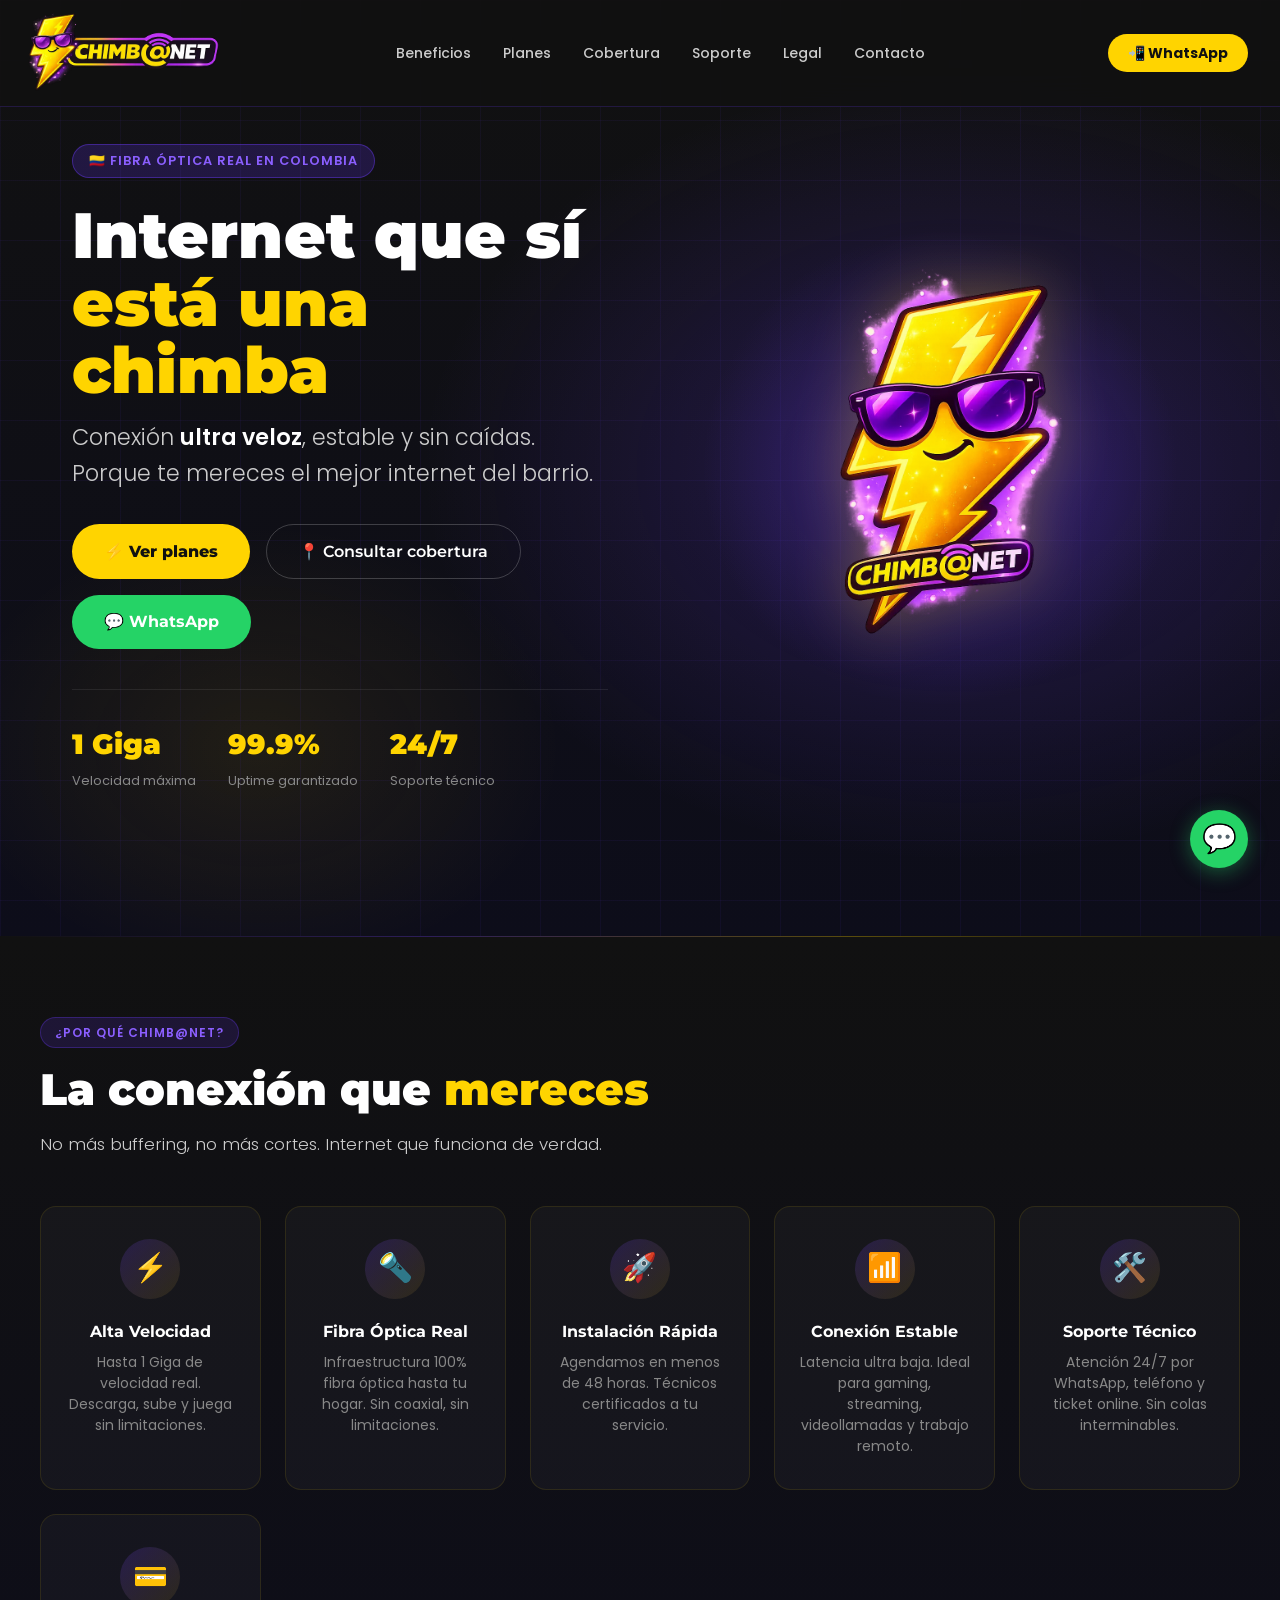
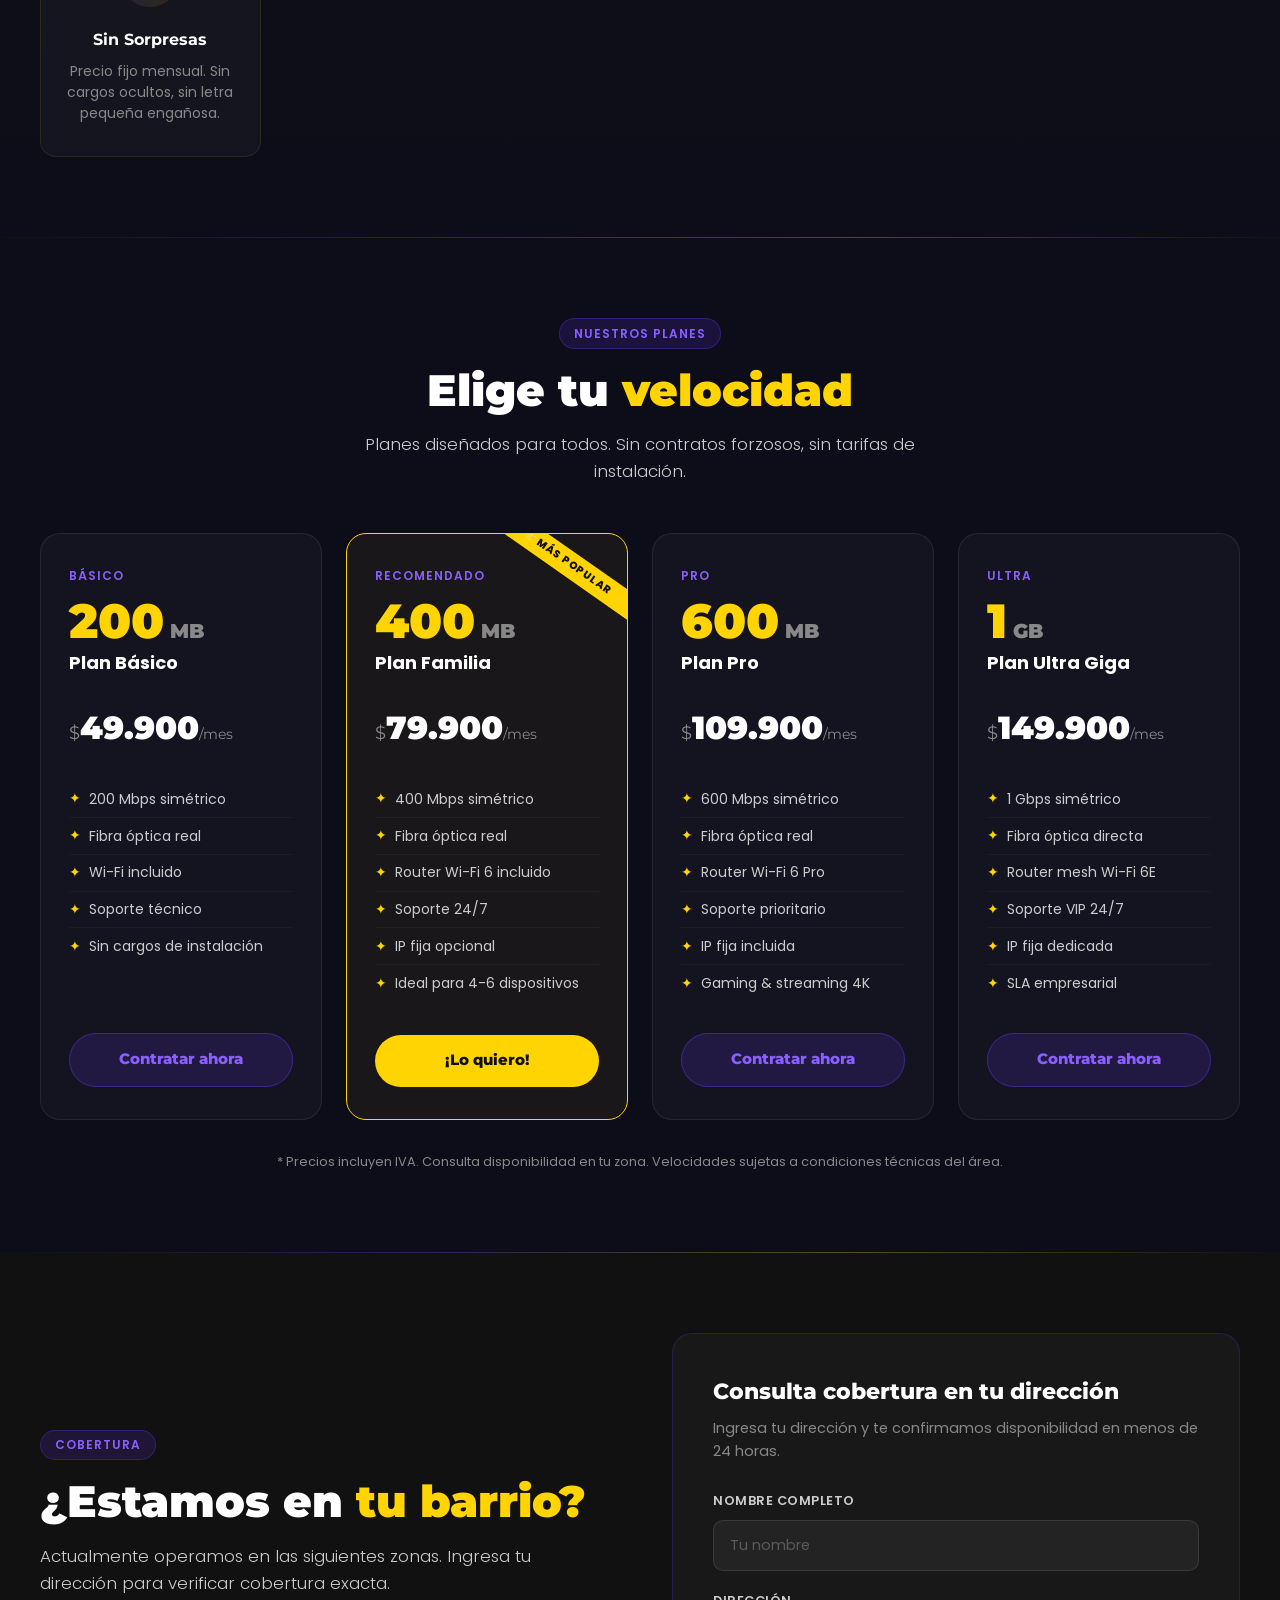
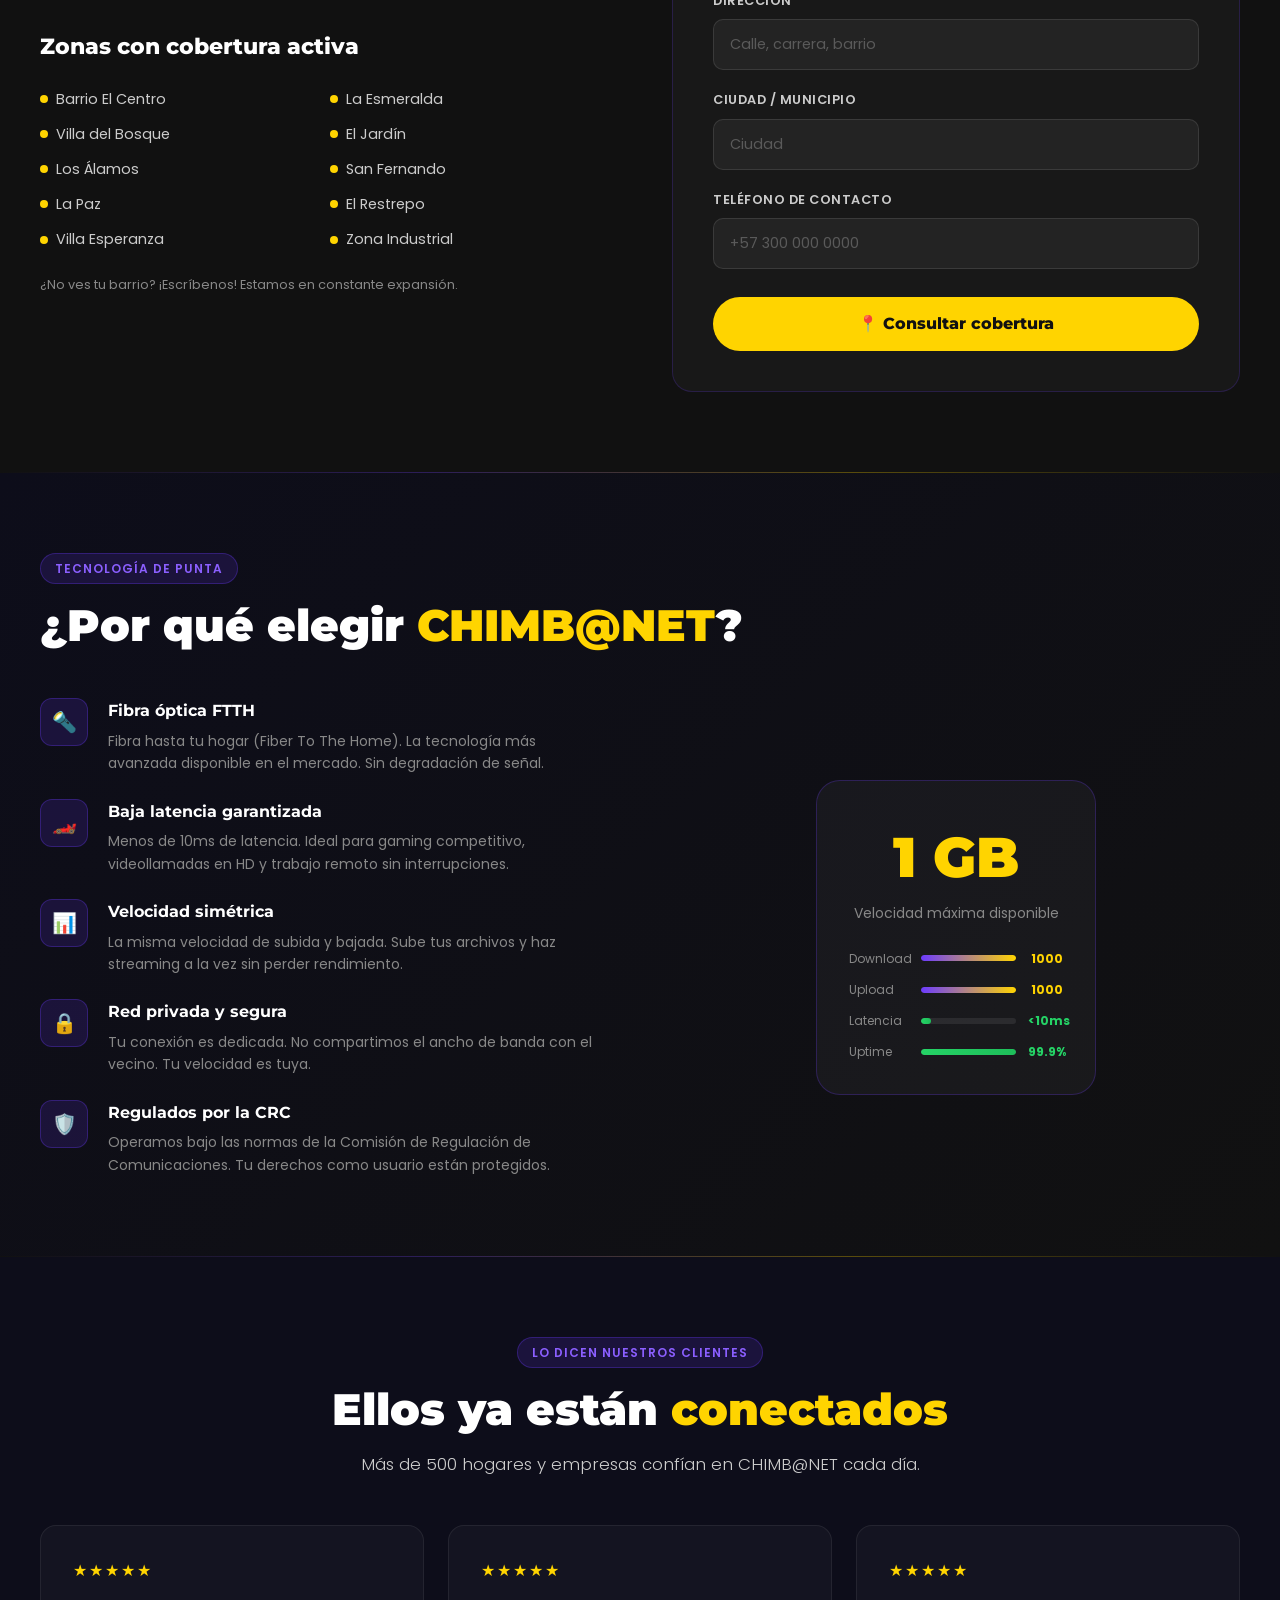
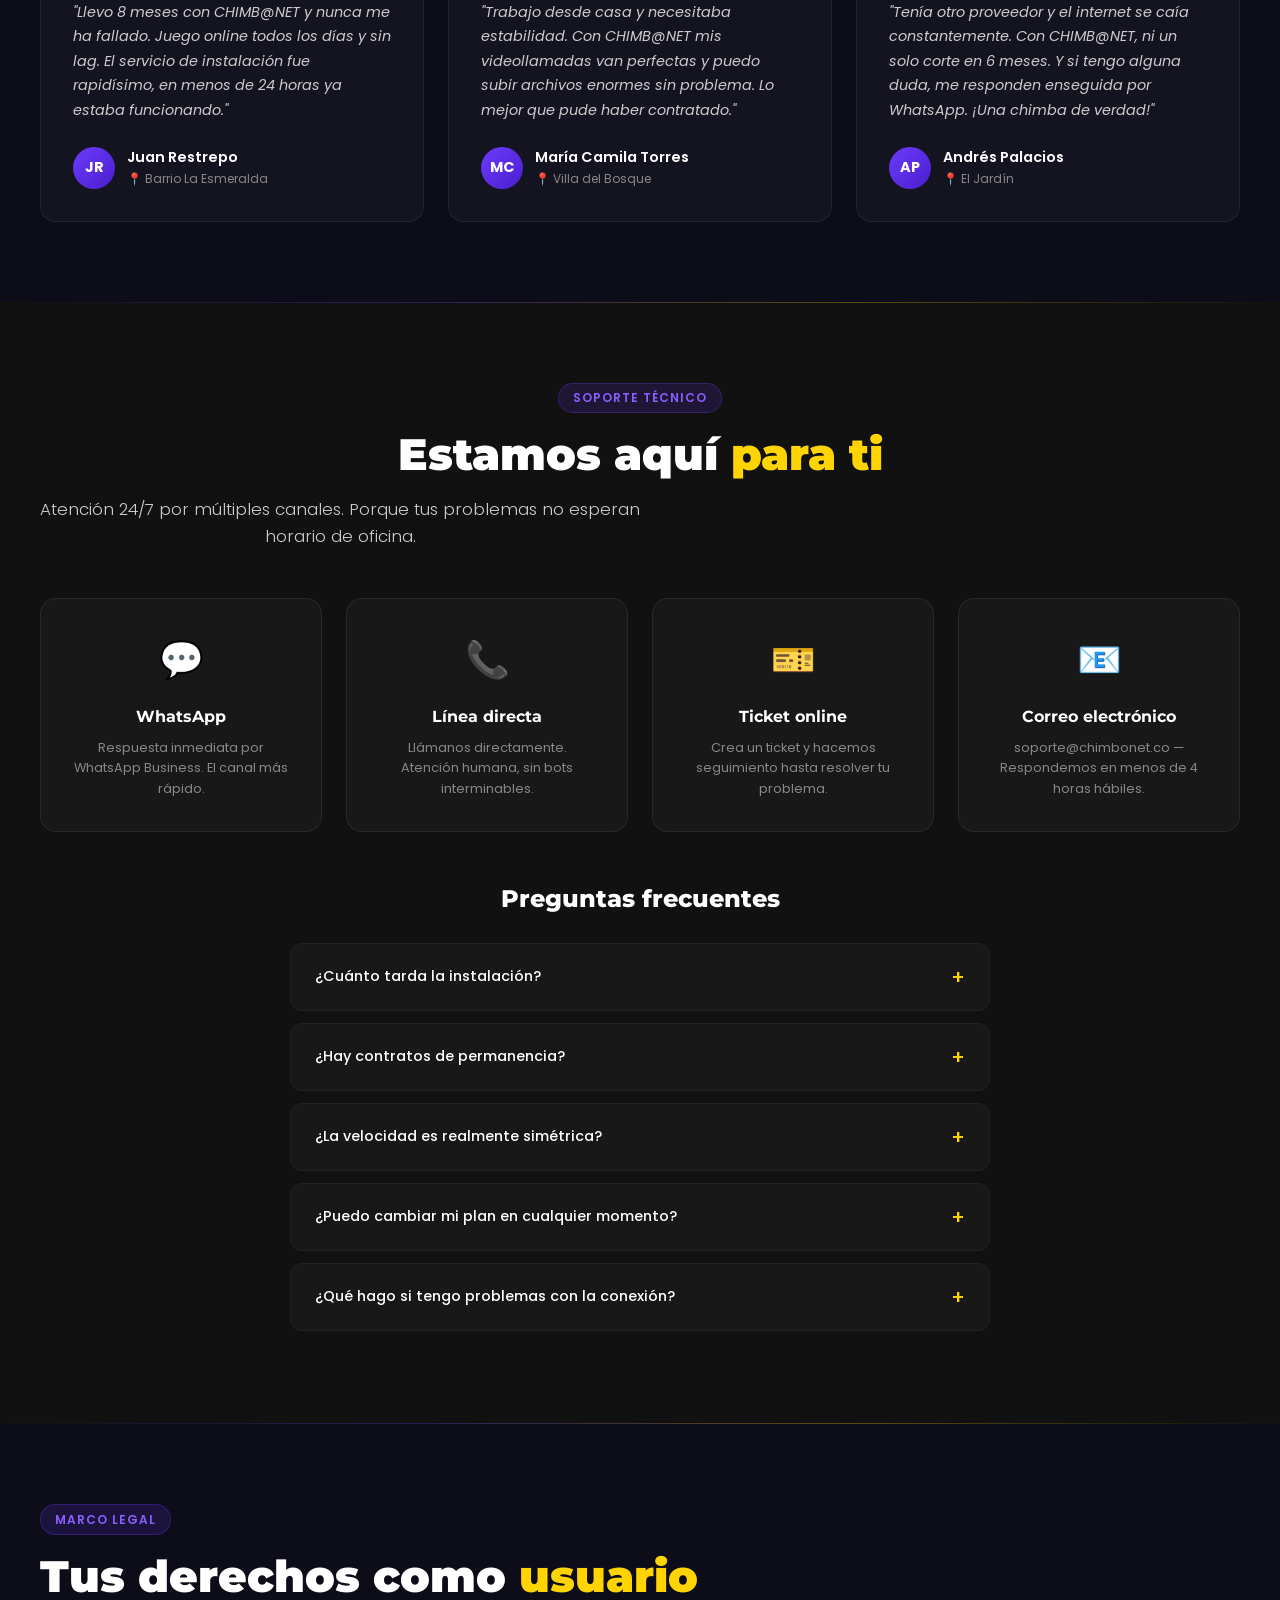
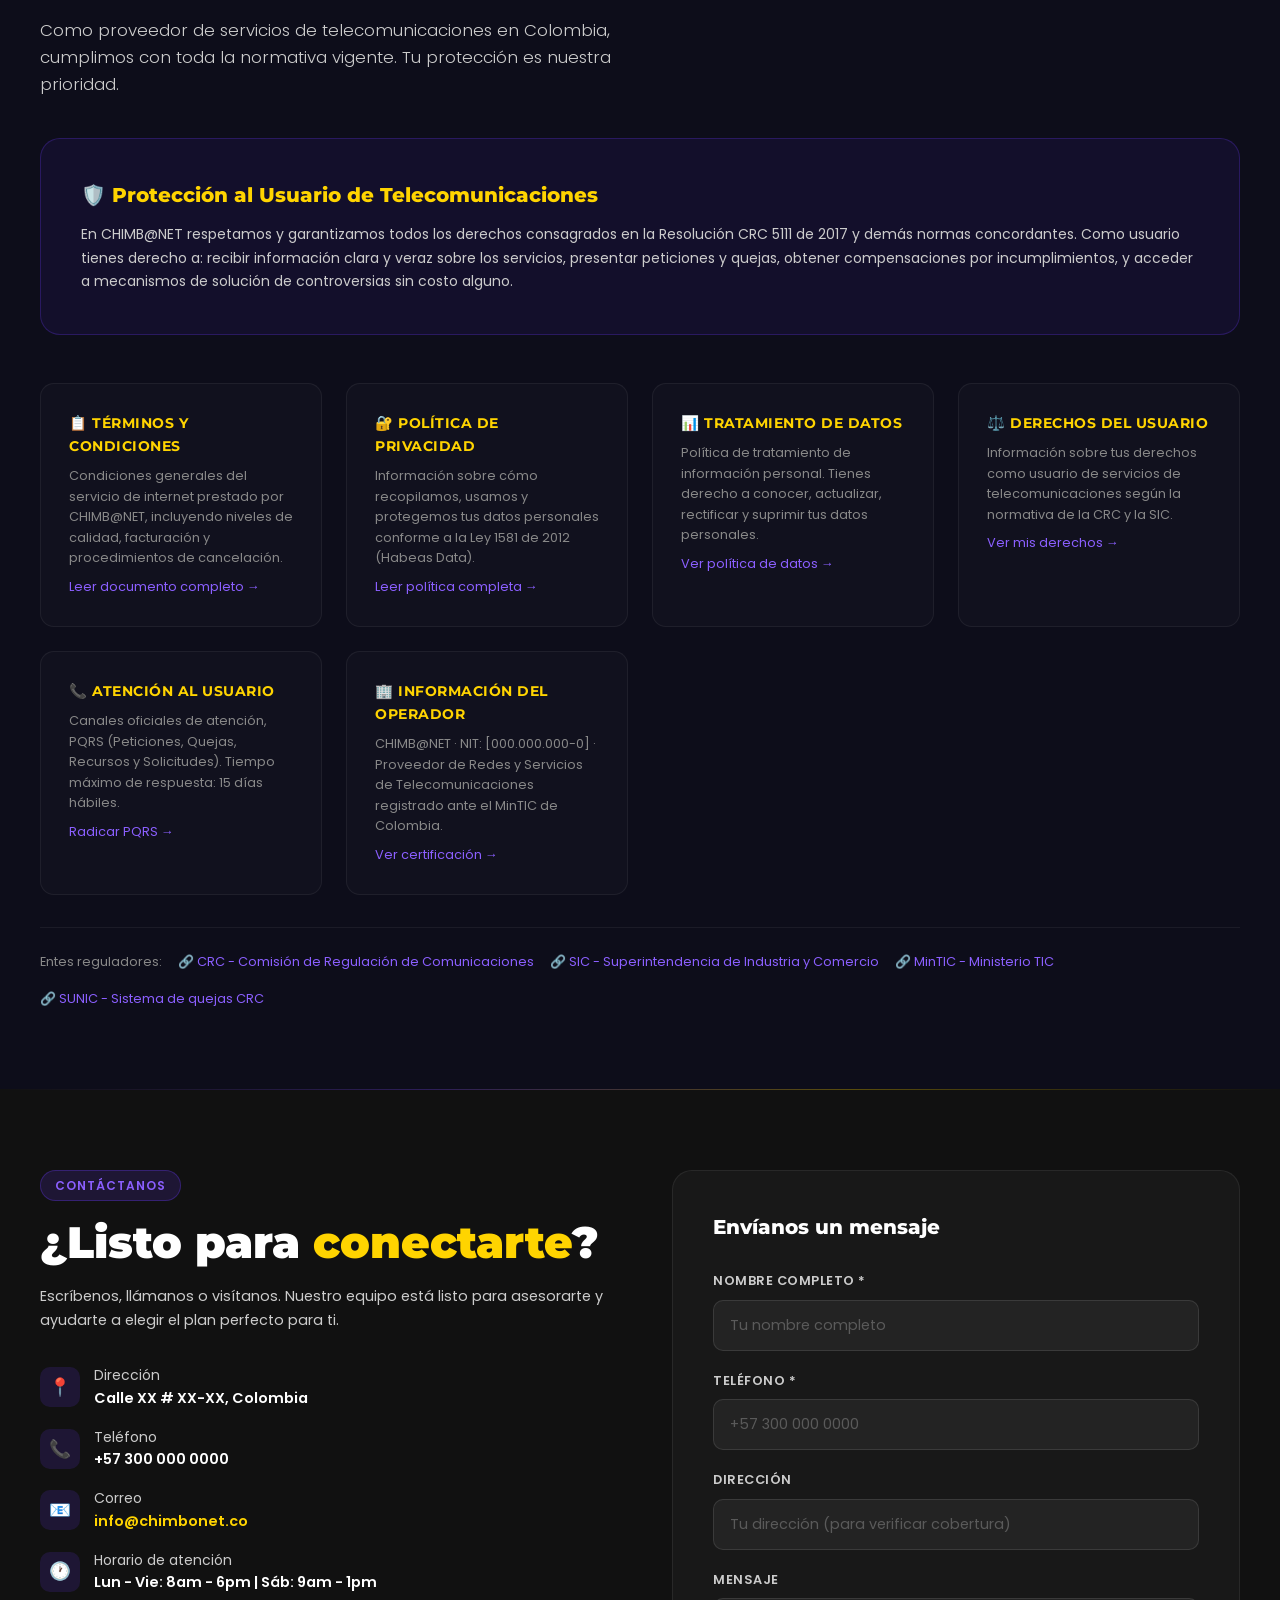
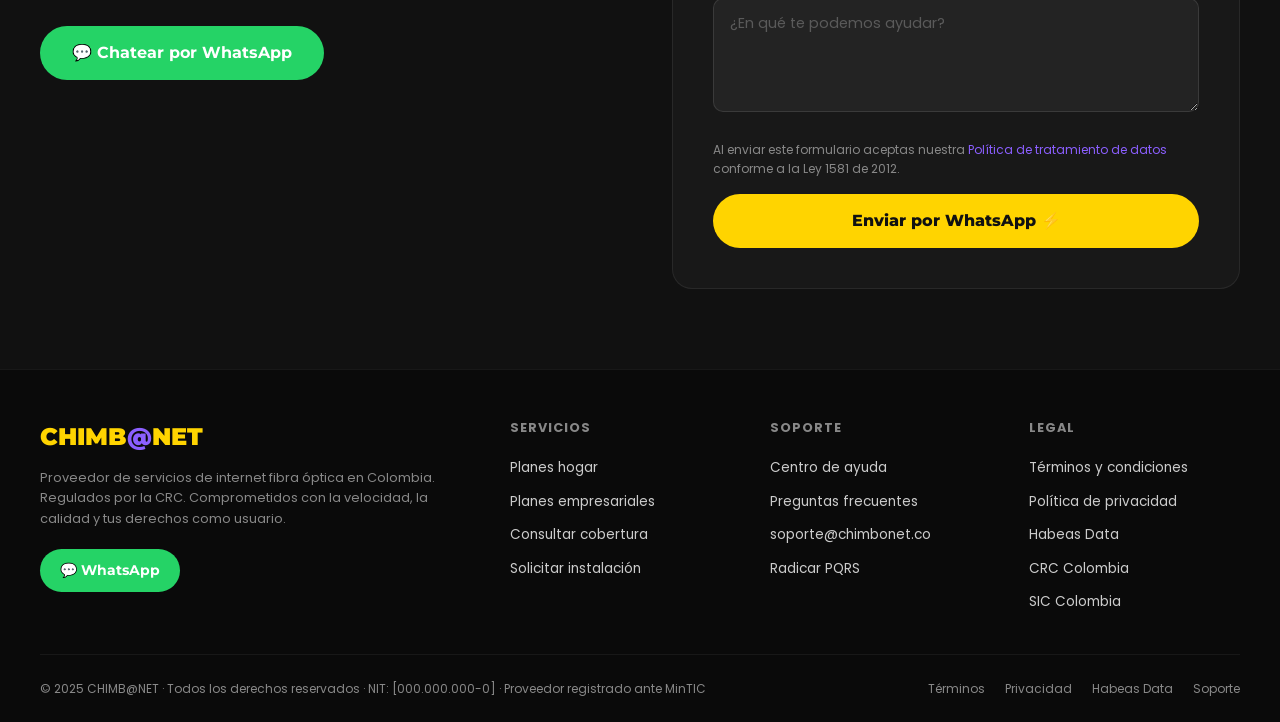
<file: index.html>
<!DOCTYPE html>
<html lang="es">

<head>
  <meta charset="UTF-8">
  <meta name="viewport" content="width=device-width, initial-scale=1.0">
  <meta name="description"
    content="CHIMB@NET - Internet fibra óptica de alta velocidad en Colombia. Planes desde 200 megas hasta 1 Giga. Instalación rápida y soporte técnico 24/7.">
  <meta name="keywords"
    content="internet fibra optica colombia, ISP colombia, planes internet, chimbonet, internet rapido">
  <meta property="og:title" content="CHIMB@NET - Internet que sí está una chimba">
  <meta property="og:description" content="Fibra óptica real. Velocidad real. Conéctate con CHIMB@NET.">
  <title>CHIMB@NET | Internet que sí está una chimba</title>
  <link rel="apple-touch-icon" sizes="180x180" href="img/apple-touch-icon.png">
  <link rel="icon" type="image/png" sizes="32x32" href="img/favicon-32x32.png">
  <link rel="icon" type="image/png" sizes="16x16" href="img/favicon-16x16.png">
  <link rel="icon" type="image/png" sizes="192x192" href="img/android-chrome-192x192.png">
  <link rel="icon" type="image/png" sizes="512x512" href="img/android-chrome-512x512.png">
  <link rel="preconnect" href="https://fonts.googleapis.com">
  <link
    href="https://fonts.googleapis.com/css2?family=Montserrat:wght@400;600;700;800;900&family=Poppins:wght@300;400;500;600&display=swap"
    rel="stylesheet">
  <link rel="stylesheet" href="styles.css">
</head>

<body>

  <!-- NAV -->
  <nav id="navbar">
    <a href="#inicio" class="nav-logo">
      <img src="img/LOGO-MASCOTA-TRANSPARENTE.webp" alt="CHIMB@NET" fetchpriority="high">
    </a>
    <ul class="nav-links">
      <li><a href="#beneficios">Beneficios</a></li>
      <li><a href="#planes">Planes</a></li>
      <li><a href="#cobertura">Cobertura</a></li>
      <li><a href="#soporte">Soporte</a></li>
      <li><a href="#legal">Legal</a></li>
      <li><a href="#contacto">Contacto</a></li>
    </ul>
    <a href="https://wa.me/573000000000?text=Hola%2C+quiero+información+sobre+los+planes+de+internet" class="nav-cta"
      target="_blank" rel="noopener">📲 WhatsApp</a>
    <button class="hamburger" onclick="toggleMenu()" aria-label="Menú">
      <span></span><span></span><span></span>
    </button>
  </nav>

  <!-- HERO -->
  <section class="hero" id="inicio">
    <div class="hero-bg"></div>
    <div class="hero-grid"></div>
    <div class="hero-content">
      <div class="hero-text fade-in">
        <span class="tag">🇨🇴 Fibra Óptica Real en Colombia</span>
        <h1>Internet que sí<br><span class="highlight">está una chimba</span></h1>
        <p class="slogan">Conexión <strong>ultra veloz</strong>, estable y sin caídas.<br>Porque te mereces el mejor
          internet del barrio.</p>
        <div class="hero-actions">
          <a href="#planes" class="btn-primary">⚡ Ver planes</a>
          <a href="#cobertura" class="btn-secondary">📍 Consultar cobertura</a>
          <a href="https://wa.me/573000000000?text=Hola%2C+quiero+contratar+internet" class="btn-whatsapp"
            target="_blank" rel="noopener">💬 WhatsApp</a>
        </div>
        <div class="hero-stats">
          <div class="stat">
            <span class="num">1 Giga</span>
            <span class="label">Velocidad máxima</span>
          </div>
          <div class="stat">
            <span class="num">99.9%</span>
            <span class="label">Uptime garantizado</span>
          </div>
          <div class="stat">
            <span class="num">24/7</span>
            <span class="label">Soporte técnico</span>
          </div>
        </div>
      </div>
      <div class="hero-mascot fade-in">
        <div class="mascot-glow"></div>
        <img src="img/MASCOTA-LOGO-PEQUEÑO.webp" alt="Mascota CHIMB@NET - Rayo con gafas" class="mascot-img">
      </div>
    </div>
  </section>

  <div class="divider"></div>

  <!-- BENEFITS -->
  <section class="benefits-section" id="beneficios">
    <div class="container">
      <span class="section-tag">¿Por qué CHIMB@NET?</span>
      <h2 class="section-title">La conexión que <span class="accent">mereces</span></h2>
      <p class="section-subtitle">No más buffering, no más cortes. Internet que funciona de verdad.</p>
      <div class="benefits-grid">
        <div class="benefit-card fade-in">
          <div class="benefit-icon">⚡</div>
          <h3>Alta Velocidad</h3>
          <p>Hasta 1 Giga de velocidad real. Descarga, sube y juega sin limitaciones.</p>
        </div>
        <div class="benefit-card fade-in">
          <div class="benefit-icon">🔦</div>
          <h3>Fibra Óptica Real</h3>
          <p>Infraestructura 100% fibra óptica hasta tu hogar. Sin coaxial, sin limitaciones.</p>
        </div>
        <div class="benefit-card fade-in">
          <div class="benefit-icon">🚀</div>
          <h3>Instalación Rápida</h3>
          <p>Agendamos en menos de 48 horas. Técnicos certificados a tu servicio.</p>
        </div>
        <div class="benefit-card fade-in">
          <div class="benefit-icon">📶</div>
          <h3>Conexión Estable</h3>
          <p>Latencia ultra baja. Ideal para gaming, streaming, videollamadas y trabajo remoto.</p>
        </div>
        <div class="benefit-card fade-in">
          <div class="benefit-icon">🛠️</div>
          <h3>Soporte Técnico</h3>
          <p>Atención 24/7 por WhatsApp, teléfono y ticket online. Sin colas interminables.</p>
        </div>
        <div class="benefit-card fade-in">
          <div class="benefit-icon">💳</div>
          <h3>Sin Sorpresas</h3>
          <p>Precio fijo mensual. Sin cargos ocultos, sin letra pequeña engañosa.</p>
        </div>
      </div>
    </div>
  </section>

  <div class="divider"></div>

  <!-- PLANS -->
  <section class="plans-section" id="planes">
    <div class="container">
      <div class="plans-header">
        <span class="section-tag">Nuestros planes</span>
        <h2 class="section-title">Elige tu <span class="accent">velocidad</span></h2>
        <p class="section-subtitle">Planes diseñados para todos. Sin contratos forzosos, sin tarifas de instalación.</p>
      </div>
      <div class="plans-grid">
        <!-- Plan 200 -->
        <div class="plan-card fade-in">
          <div class="plan-badge">Básico</div>
          <div class="plan-speed">200<span> MB</span></div>
          <div class="plan-name">Plan Básico</div>
          <div class="plan-price">
            <span class="currency">$</span>49.900<span class="period">/mes</span>
          </div>
          <ul class="plan-features">
            <li><span class="check">✦</span> 200 Mbps simétrico</li>
            <li><span class="check">✦</span> Fibra óptica real</li>
            <li><span class="check">✦</span> Wi-Fi incluido</li>
            <li><span class="check">✦</span> Soporte técnico</li>
            <li><span class="check">✦</span> Sin cargos de instalación</li>
          </ul>
          <a href="https://wa.me/573000000000?text=Quiero+contratar+el+Plan+Básico+200MB"
            class="plan-cta plan-cta-default" target="_blank" rel="noopener">Contratar ahora</a>
        </div>
        <!-- Plan 400 POPULAR -->
        <div class="plan-card popular fade-in">
          <div class="plan-badge">Recomendado</div>
          <div class="plan-speed">400<span> MB</span></div>
          <div class="plan-name">Plan Familia</div>
          <div class="plan-price">
            <span class="currency">$</span>79.900<span class="period">/mes</span>
          </div>
          <ul class="plan-features">
            <li><span class="check">✦</span> 400 Mbps simétrico</li>
            <li><span class="check">✦</span> Fibra óptica real</li>
            <li><span class="check">✦</span> Router Wi-Fi 6 incluido</li>
            <li><span class="check">✦</span> Soporte 24/7</li>
            <li><span class="check">✦</span> IP fija opcional</li>
            <li><span class="check">✦</span> Ideal para 4-6 dispositivos</li>
          </ul>
          <a href="https://wa.me/573000000000?text=Quiero+contratar+el+Plan+Familia+400MB"
            class="plan-cta plan-cta-popular" target="_blank" rel="noopener">¡Lo quiero!</a>
        </div>
        <!-- Plan 600 -->
        <div class="plan-card fade-in">
          <div class="plan-badge">Pro</div>
          <div class="plan-speed">600<span> MB</span></div>
          <div class="plan-name">Plan Pro</div>
          <div class="plan-price">
            <span class="currency">$</span>109.900<span class="period">/mes</span>
          </div>
          <ul class="plan-features">
            <li><span class="check">✦</span> 600 Mbps simétrico</li>
            <li><span class="check">✦</span> Fibra óptica real</li>
            <li><span class="check">✦</span> Router Wi-Fi 6 Pro</li>
            <li><span class="check">✦</span> Soporte prioritario</li>
            <li><span class="check">✦</span> IP fija incluida</li>
            <li><span class="check">✦</span> Gaming &amp; streaming 4K</li>
          </ul>
          <a href="https://wa.me/573000000000?text=Quiero+contratar+el+Plan+Pro+600MB" class="plan-cta plan-cta-default"
            target="_blank" rel="noopener">Contratar ahora</a>
        </div>
        <!-- Plan 1 Giga -->
        <div class="plan-card fade-in">
          <div class="plan-badge">Ultra</div>
          <div class="plan-speed">1<span> GB</span></div>
          <div class="plan-name">Plan Ultra Giga</div>
          <div class="plan-price">
            <span class="currency">$</span>149.900<span class="period">/mes</span>
          </div>
          <ul class="plan-features">
            <li><span class="check">✦</span> 1 Gbps simétrico</li>
            <li><span class="check">✦</span> Fibra óptica directa</li>
            <li><span class="check">✦</span> Router mesh Wi-Fi 6E</li>
            <li><span class="check">✦</span> Soporte VIP 24/7</li>
            <li><span class="check">✦</span> IP fija dedicada</li>
            <li><span class="check">✦</span> SLA empresarial</li>
          </ul>
          <a href="https://wa.me/573000000000?text=Quiero+contratar+el+Plan+Ultra+Giga+1GB"
            class="plan-cta plan-cta-default" target="_blank" rel="noopener">Contratar ahora</a>
        </div>
      </div>
      <p class="section-note section-note-centered">* Precios incluyen IVA.
        Consulta disponibilidad en tu zona. Velocidades sujetas a condiciones técnicas del área.</p>
    </div>
  </section>

  <div class="divider"></div>

  <!-- COVERAGE -->
  <section class="coverage-section" id="cobertura">
    <div class="container">
      <div class="coverage-inner">
        <div class="coverage-zones fade-in">
          <span class="section-tag">Cobertura</span>
          <h2 class="section-title">¿Estamos en <span class="accent">tu barrio?</span></h2>
          <p class="section-subtitle section-subtitle-spaced">Actualmente operamos en las siguientes zonas. Ingresa
            tu dirección para verificar cobertura exacta.</p>
          <h3>Zonas con cobertura activa</h3>
          <div class="zones-list">
            <div class="zone-item"><span class="zone-dot"></span> Barrio El Centro</div>
            <div class="zone-item"><span class="zone-dot"></span> La Esmeralda</div>
            <div class="zone-item"><span class="zone-dot"></span> Villa del Bosque</div>
            <div class="zone-item"><span class="zone-dot"></span> El Jardín</div>
            <div class="zone-item"><span class="zone-dot"></span> Los Álamos</div>
            <div class="zone-item"><span class="zone-dot"></span> San Fernando</div>
            <div class="zone-item"><span class="zone-dot"></span> La Paz</div>
            <div class="zone-item"><span class="zone-dot"></span> El Restrepo</div>
            <div class="zone-item"><span class="zone-dot"></span> Villa Esperanza</div>
            <div class="zone-item"><span class="zone-dot"></span> Zona Industrial</div>
          </div>
          <p class="section-note coverage-note">¿No ves tu barrio? ¡Escríbenos! Estamos
            en constante expansión.</p>
        </div>
        <div class="coverage-form fade-in">
          <h3>Consulta cobertura en tu dirección</h3>
          <p>Ingresa tu dirección y te confirmamos disponibilidad en menos de 24 horas.</p>
          <div class="form-group">
            <label class="form-label">Nombre completo</label>
            <input type="text" class="form-input" placeholder="Tu nombre">
          </div>
          <div class="form-group">
            <label class="form-label">Dirección</label>
            <input type="text" class="form-input" placeholder="Calle, carrera, barrio">
          </div>
          <div class="form-group">
            <label class="form-label">Ciudad / Municipio</label>
            <input type="text" class="form-input" placeholder="Ciudad">
          </div>
          <div class="form-group">
            <label class="form-label">Teléfono de contacto</label>
            <input type="tel" class="form-input" placeholder="+57 300 000 0000">
          </div>
          <a href="https://wa.me/573000000000?text=Hola%2C+quiero+verificar+cobertura+en+mi+dirección"
            class="btn-primary btn-block btn-offset-sm" target="_blank"
            rel="noopener">📍 Consultar cobertura</a>
        </div>
      </div>
    </div>
  </section>

  <div class="divider"></div>

  <!-- WHY -->
  <section class="why-section" id="por-que">
    <div class="container">
      <span class="section-tag">Tecnología de punta</span>
      <h2 class="section-title">¿Por qué elegir <span class="accent">CHIMB@NET</span>?</h2>
      <div class="why-grid">
        <div class="why-items">
          <div class="why-item fade-in">
            <div class="why-icon">🔦</div>
            <div class="why-text">
              <h4>Fibra óptica FTTH</h4>
              <p>Fibra hasta tu hogar (Fiber To The Home). La tecnología más avanzada disponible en el mercado. Sin
                degradación de señal.</p>
            </div>
          </div>
          <div class="why-item fade-in">
            <div class="why-icon">🏎️</div>
            <div class="why-text">
              <h4>Baja latencia garantizada</h4>
              <p>Menos de 10ms de latencia. Ideal para gaming competitivo, videollamadas en HD y trabajo remoto sin
                interrupciones.</p>
            </div>
          </div>
          <div class="why-item fade-in">
            <div class="why-icon">📊</div>
            <div class="why-text">
              <h4>Velocidad simétrica</h4>
              <p>La misma velocidad de subida y bajada. Sube tus archivos y haz streaming a la vez sin perder
                rendimiento.</p>
            </div>
          </div>
          <div class="why-item fade-in">
            <div class="why-icon">🔒</div>
            <div class="why-text">
              <h4>Red privada y segura</h4>
              <p>Tu conexión es dedicada. No compartimos el ancho de banda con el vecino. Tu velocidad es tuya.</p>
            </div>
          </div>
          <div class="why-item fade-in">
            <div class="why-icon">🛡️</div>
            <div class="why-text">
              <h4>Regulados por la CRC</h4>
              <p>Operamos bajo las normas de la Comisión de Regulación de Comunicaciones. Tu derechos como usuario están
                protegidos.</p>
            </div>
          </div>
        </div>
        <div class="why-visual fade-in">
          <div class="why-card-big">
            <div class="speed-display">1 GB</div>
            <div class="speed-label">Velocidad máxima disponible</div>
            <div class="speed-bars">
              <div class="speed-bar-row">
                <span class="bar-label">Download</span>
                <div class="speed-bar-track">
                  <div class="speed-bar-fill speed-bar-fill-full"></div>
                </div>
                <span class="speed-bar-val">1000</span>
              </div>
              <div class="speed-bar-row">
                <span class="bar-label">Upload</span>
                <div class="speed-bar-track">
                  <div class="speed-bar-fill speed-bar-fill-full"></div>
                </div>
                <span class="speed-bar-val">1000</span>
              </div>
              <div class="speed-bar-row">
                <span class="bar-label">Latencia</span>
                <div class="speed-bar-track">
                  <div class="speed-bar-fill speed-bar-fill-latency">
                  </div>
                </div>
                <span class="speed-bar-val speed-bar-val-positive">&lt;10ms</span>
              </div>
              <div class="speed-bar-row">
                <span class="bar-label">Uptime</span>
                <div class="speed-bar-track">
                  <div class="speed-bar-fill speed-bar-fill-uptime">
                  </div>
                </div>
                <span class="speed-bar-val speed-bar-val-positive">99.9%</span>
              </div>
            </div>
          </div>
        </div>
      </div>
    </div>
  </section>

  <div class="divider"></div>

  <!-- TESTIMONIALS -->
  <section class="testimonials-section" id="testimonios">
    <div class="container">
      <div class="testimonials-header">
        <span class="section-tag">Lo dicen nuestros clientes</span>
        <h2 class="section-title">Ellos ya están <span class="accent">conectados</span></h2>
        <p class="section-subtitle">Más de 500 hogares y empresas confían en CHIMB@NET cada día.</p>
      </div>
      <div class="testimonials-grid">
        <div class="testimonial-card fade-in">
          <div class="stars">★★★★★</div>
          <p class="testimonial-text">"Llevo 8 meses con CHIMB@NET y nunca me ha fallado. Juego online todos los días y
            sin lag. El servicio de instalación fue rapidísimo, en menos de 24 horas ya estaba funcionando."</p>
          <div class="testimonial-author">
            <div class="author-avatar">JR</div>
            <div>
              <div class="author-name">Juan Restrepo</div>
              <div class="author-location">📍 Barrio La Esmeralda</div>
            </div>
          </div>
        </div>
        <div class="testimonial-card fade-in">
          <div class="stars">★★★★★</div>
          <p class="testimonial-text">"Trabajo desde casa y necesitaba estabilidad. Con CHIMB@NET mis videollamadas van
            perfectas y puedo subir archivos enormes sin problema. Lo mejor que pude haber contratado."</p>
          <div class="testimonial-author">
            <div class="author-avatar">MC</div>
            <div>
              <div class="author-name">María Camila Torres</div>
              <div class="author-location">📍 Villa del Bosque</div>
            </div>
          </div>
        </div>
        <div class="testimonial-card fade-in">
          <div class="stars">★★★★★</div>
          <p class="testimonial-text">"Tenía otro proveedor y el internet se caía constantemente. Con CHIMB@NET, ni un
            solo corte en 6 meses. Y si tengo alguna duda, me responden enseguida por WhatsApp. ¡Una chimba de verdad!"
          </p>
          <div class="testimonial-author">
            <div class="author-avatar">AP</div>
            <div>
              <div class="author-name">Andrés Palacios</div>
              <div class="author-location">📍 El Jardín</div>
            </div>
          </div>
        </div>
      </div>
    </div>
  </section>

  <div class="divider"></div>

  <!-- SUPPORT -->
  <section class="support-section" id="soporte">
    <div class="container">
      <div class="support-header">
        <span class="section-tag">Soporte técnico</span>
        <h2 class="section-title">Estamos aquí <span class="accent">para ti</span></h2>
        <p class="section-subtitle">Atención 24/7 por múltiples canales. Porque tus problemas no esperan horario de
          oficina.</p>
      </div>
      <div class="support-grid">
        <a href="https://wa.me/573000000000?text=Hola%2C+necesito+soporte+técnico" class="support-card" target="_blank"
          rel="noopener">
          <span class="icon">💬</span>
          <h4>WhatsApp</h4>
          <p>Respuesta inmediata por WhatsApp Business. El canal más rápido.</p>
        </a>
        <a href="tel:+573000000000" class="support-card">
          <span class="icon">📞</span>
          <h4>Línea directa</h4>
          <p>Llámanos directamente. Atención humana, sin bots interminables.</p>
        </a>
        <a href="#contacto" class="support-card">
          <span class="icon">🎫</span>
          <h4>Ticket online</h4>
          <p>Crea un ticket y hacemos seguimiento hasta resolver tu problema.</p>
        </a>
        <a href="mailto:soporte@chimbonet.co" class="support-card">
          <span class="icon">📧</span>
          <h4>Correo electrónico</h4>
          <p>soporte@chimbonet.co — Respondemos en menos de 4 horas hábiles.</p>
        </a>
      </div>
      <div class="faq-container">
        <h3 class="faq-title">Preguntas frecuentes</h3>
        <div class="faq-item">
          <button class="faq-question" onclick="toggleFAQ(this)">
            ¿Cuánto tarda la instalación? <span class="faq-toggle">+</span>
          </button>
          <div class="faq-answer">La instalación se agenda en menos de 48 horas hábiles después de la contratación.
            Nuestros técnicos certificados realizan el trabajo en 2 a 4 horas dependiendo la complejidad del punto.
          </div>
        </div>
        <div class="faq-item">
          <button class="faq-question" onclick="toggleFAQ(this)">
            ¿Hay contratos de permanencia? <span class="faq-toggle">+</span>
          </button>
          <div class="faq-answer">No. En CHIMB@NET creemos en la libertad. No tienes contrato de permanencia forzoso. Si
            decides cancelar, solo debes notificarnos con 30 días de antelación según la normativa CRC vigente.</div>
        </div>
        <div class="faq-item">
          <button class="faq-question" onclick="toggleFAQ(this)">
            ¿La velocidad es realmente simétrica? <span class="faq-toggle">+</span>
          </button>
          <div class="faq-answer">Sí. Nuestros planes ofrecen la misma velocidad de descarga y subida. Puedes
            verificarlo en cualquier momento con speedtest.net o fast.com.</div>
        </div>
        <div class="faq-item">
          <button class="faq-question" onclick="toggleFAQ(this)">
            ¿Puedo cambiar mi plan en cualquier momento? <span class="faq-toggle">+</span>
          </button>
          <div class="faq-answer">Claro que sí. Puedes hacer upgrade de tu plan en cualquier momento. El cambio se
            aplica a partir del siguiente ciclo de facturación y se puede gestionar por WhatsApp o correo.</div>
        </div>
        <div class="faq-item">
          <button class="faq-question" onclick="toggleFAQ(this)">
            ¿Qué hago si tengo problemas con la conexión? <span class="faq-toggle">+</span>
          </button>
          <div class="faq-answer">Primero reinicia tu router. Si el problema persiste, contáctanos por WhatsApp al +57
            300 000 0000, por teléfono o crea un ticket online. Tenemos soporte técnico disponible las 24 horas.</div>
        </div>
      </div>
    </div>
  </section>

  <div class="divider"></div>

  <!-- LEGAL -->
  <section class="legal-section" id="legal">
    <div class="container">
      <span class="section-tag">Marco legal</span>
      <h2 class="section-title">Tus derechos como <span class="accent">usuario</span></h2>
      <p class="section-subtitle section-subtitle-spaced-lg">Como proveedor de servicios de telecomunicaciones en
        Colombia, cumplimos con toda la normativa vigente. Tu protección es nuestra prioridad.</p>
      <div class="legal-banner">
        <h3>🛡️ Protección al Usuario de Telecomunicaciones</h3>
        <p>En CHIMB@NET respetamos y garantizamos todos los derechos consagrados en la Resolución CRC 5111 de 2017 y
          demás normas concordantes. Como usuario tienes derecho a: recibir información clara y veraz sobre los
          servicios, presentar peticiones y quejas, obtener compensaciones por incumplimientos, y acceder a mecanismos
          de solución de controversias sin costo alguno.</p>
      </div>
      <div class="legal-grid">
        <div class="legal-card">
          <h4>📋 Términos y condiciones</h4>
          <p>Condiciones generales del servicio de internet prestado por CHIMB@NET, incluyendo niveles de calidad,
            facturación y procedimientos de cancelación.</p>
          <a href="legal/terminos.html">Leer documento completo →</a>
        </div>
        <div class="legal-card">
          <h4>🔐 Política de privacidad</h4>
          <p>Información sobre cómo recopilamos, usamos y protegemos tus datos personales conforme a la Ley 1581 de 2012
            (Habeas Data).</p>
          <a href="legal/politica-privacidad.html">Leer política completa →</a>
        </div>
        <div class="legal-card">
          <h4>📊 Tratamiento de datos</h4>
          <p>Política de tratamiento de información personal. Tienes derecho a conocer, actualizar, rectificar y
            suprimir tus datos personales.</p>
          <a href="legal/habeas-data.html">Ver política de datos →</a>
        </div>
        <div class="legal-card">
          <h4>⚖️ Derechos del usuario</h4>
          <p>Información sobre tus derechos como usuario de servicios de telecomunicaciones según la normativa de la CRC
            y la SIC.</p>
          <a href="legal/derechos-usuario.html">Ver mis derechos →</a>
        </div>
        <div class="legal-card">
          <h4>📞 Atención al usuario</h4>
          <p>Canales oficiales de atención, PQRS (Peticiones, Quejas, Recursos y Solicitudes). Tiempo máximo de
            respuesta: 15 días hábiles.</p>
          <a href="legal/atencion-usuario.html">Radicar PQRS →</a>
        </div>
        <div class="legal-card">
          <h4>🏢 Información del operador</h4>
          <p>CHIMB@NET · NIT: [000.000.000-0] · Proveedor de Redes y Servicios de Telecomunicaciones registrado ante el
            MinTIC de Colombia.</p>
          <a href="legal/informacion-operador.html">Ver certificación →</a>
        </div>
      </div>
      <div class="legal-links">
        <span class="legal-label">Entes reguladores:</span>
        <a href="https://www.crcom.gov.co" class="legal-link" target="_blank" rel="noopener">🔗 CRC - Comisión de
          Regulación de Comunicaciones</a>
        <a href="https://www.sic.gov.co" class="legal-link" target="_blank" rel="noopener">🔗 SIC - Superintendencia de
          Industria y Comercio</a>
        <a href="https://www.mintic.gov.co" class="legal-link" target="_blank" rel="noopener">🔗 MinTIC - Ministerio
          TIC</a>
        <a href="https://www.sistemasunic.crcom.gov.co" class="legal-link" target="_blank" rel="noopener">🔗 SUNIC -
          Sistema de quejas CRC</a>
      </div>
    </div>
  </section>

  <div class="divider"></div>

  <!-- CONTACT -->
  <section class="contact-section" id="contacto">
    <div class="container">
      <div class="contact-grid">
        <div class="contact-info fade-in">
          <span class="section-tag">Contáctanos</span>
          <h2 class="section-title">¿Listo para <span class="accent">conectarte</span>?</h2>
          <p>Escríbenos, llámanos o visítanos. Nuestro equipo está listo para asesorarte y ayudarte a elegir el plan
            perfecto para ti.</p>
          <div class="contact-detail">
            <div class="icon">📍</div>
            <div>
              <div class="contact-meta-label">Dirección</div>
              <div class="contact-meta-value">Calle XX # XX-XX, Colombia</div>
            </div>
          </div>
          <div class="contact-detail">
            <div class="icon">📞</div>
            <div>
              <div class="contact-meta-label">Teléfono</div>
              <a href="tel:+573000000000" class="contact-meta-link">+57 300
                000 0000</a>
            </div>
          </div>
          <div class="contact-detail">
            <div class="icon">📧</div>
            <div>
              <div class="contact-meta-label">Correo</div>
              <a href="mailto:info@chimbonet.co"
                class="contact-meta-link-accent">info@chimbonet.co</a>
            </div>
          </div>
          <div class="contact-detail">
            <div class="icon">🕐</div>
            <div>
              <div class="contact-meta-label">Horario de atención</div>
              <div class="contact-meta-value">Lun - Vie: 8am - 6pm | Sáb: 9am - 1pm</div>
            </div>
          </div>
          <div class="contact-cta-row">
            <a href="https://wa.me/573000000000?text=Hola%2C+quiero+información+sobre+planes+de+internet"
              class="btn-whatsapp contact-cta-inline" target="_blank" rel="noopener">💬 Chatear por
              WhatsApp</a>
          </div>
        </div>
        <div class="contact-form fade-in">
          <h3 class="contact-form-title">Envíanos un mensaje</h3>
          <div class="form-group">
            <label class="form-label">Nombre completo *</label>
            <input type="text" class="form-input" placeholder="Tu nombre completo" required>
          </div>
          <div class="form-group">
            <label class="form-label">Teléfono *</label>
            <input type="tel" class="form-input" placeholder="+57 300 000 0000" required>
          </div>
          <div class="form-group">
            <label class="form-label">Dirección</label>
            <input type="text" class="form-input" placeholder="Tu dirección (para verificar cobertura)">
          </div>
          <div class="form-group">
            <label class="form-label">Mensaje</label>
            <textarea class="form-input form-textarea" rows="4" placeholder="¿En qué te podemos ayudar?"></textarea>
          </div>
          <p class="form-disclaimer">Al enviar este formulario aceptas
            nuestra <a href="legal/terminos.html" class="form-disclaimer-link">Política de tratamiento de
              datos</a> conforme a la Ley 1581 de 2012.</p>
          <a href="https://wa.me/573000000000?text=Hola%2C+me+interesa+un+plan+de+internet+con+CHIMB@NET"
            class="btn-primary btn-block" target="_blank" rel="noopener">Enviar por
            WhatsApp ⚡</a>
        </div>
      </div>
    </div>
  </section>

  <!-- FOOTER -->
  <footer>
    <div class="footer-grid">
      <div class="footer-brand">
        <span class="logo">CHIMB<span>@</span>NET</span>
        <p>Proveedor de servicios de internet fibra óptica en Colombia. Regulados por la CRC. Comprometidos con la
          velocidad, la calidad y tus derechos como usuario.</p>
        <a href="https://wa.me/573000000000" class="btn-whatsapp footer-whatsapp" target="_blank"
          rel="noopener">💬 WhatsApp</a>
      </div>
      <div>
        <div class="footer-title">Servicios</div>
        <ul class="footer-links">
          <li><a href="#planes">Planes hogar</a></li>
          <li><a href="#planes">Planes empresariales</a></li>
          <li><a href="#cobertura">Consultar cobertura</a></li>
          <li><a href="#contacto">Solicitar instalación</a></li>
        </ul>
      </div>
      <div>
        <div class="footer-title">Soporte</div>
        <ul class="footer-links">
          <li><a href="#soporte">Centro de ayuda</a></li>
          <li><a href="#soporte">Preguntas frecuentes</a></li>
          <li><a href="mailto:soporte@chimbonet.co">soporte@chimbonet.co</a></li>
          <li><a href="mailto:pqrs@chimbonet.co">Radicar PQRS</a></li>
        </ul>
      </div>
      <div>
        <div class="footer-title">Legal</div>
        <ul class="footer-links">
          <li><a href="legal/terminos.html">Términos y condiciones</a></li>
          <li><a href="legal/terminos.html">Política de privacidad</a></li>
          <li><a href="legal/terminos.html">Habeas Data</a></li>
          <li><a href="https://www.crcom.gov.co" target="_blank" rel="noopener">CRC Colombia</a></li>
          <li><a href="https://www.sic.gov.co" target="_blank" rel="noopener">SIC Colombia</a></li>
        </ul>
      </div>
    </div>
    <div class="footer-bottom">
      <span>© 2025 CHIMB@NET · Todos los derechos reservados · NIT: [000.000.000-0] · Proveedor registrado ante
        MinTIC</span>
      <div class="legal-row">
        <a href="legal/terminos.html">Términos</a>
        <a href="legal/terminos.html">Privacidad</a>
        <a href="legal/terminos.html">Habeas Data</a>
        <a href="#soporte">Soporte</a>
      </div>
    </div>
  </footer>

  <!-- WHATSAPP FLOAT -->
  <a href="https://wa.me/573000000000?text=Hola%2C+quiero+información+sobre+CHIMB@NET" class="whatsapp-float"
    target="_blank" rel="noopener" aria-label="WhatsApp">💬</a>

  <script src="script.js"></script>
</body>

</html>
</file>
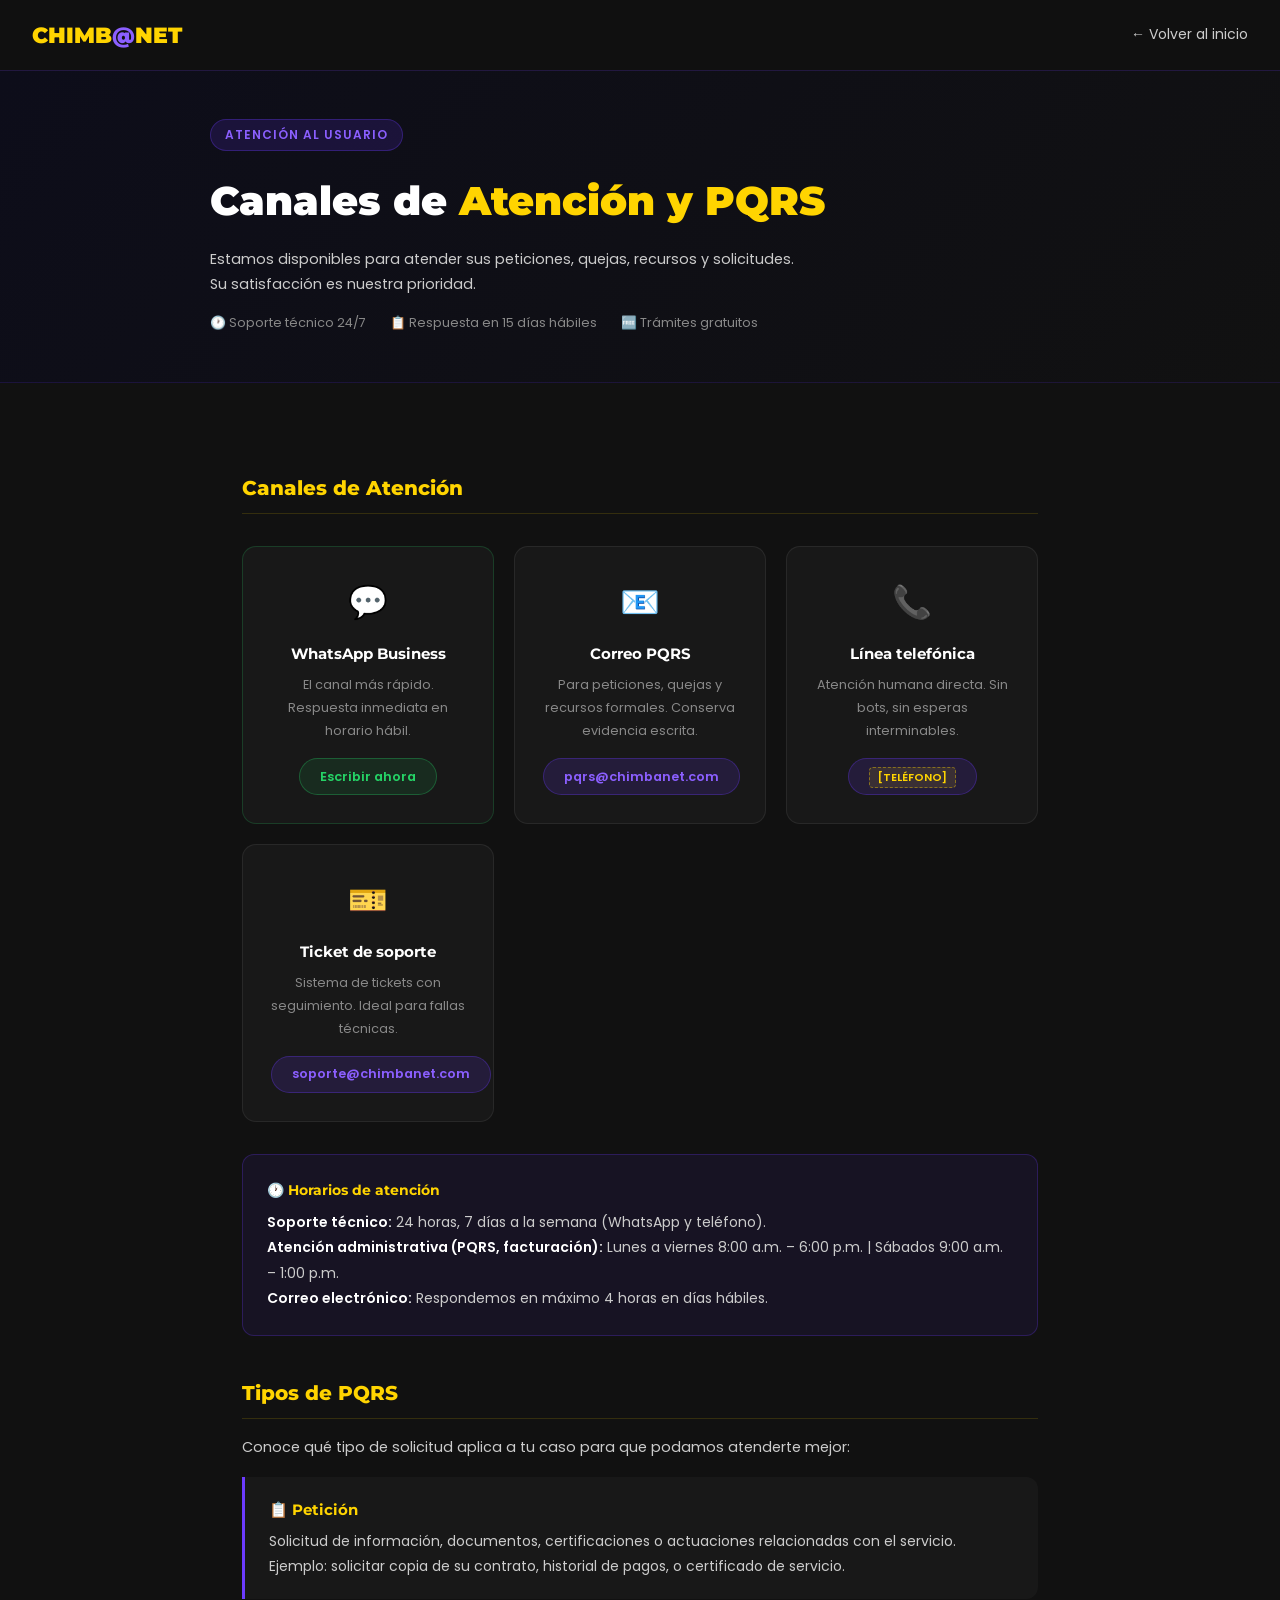
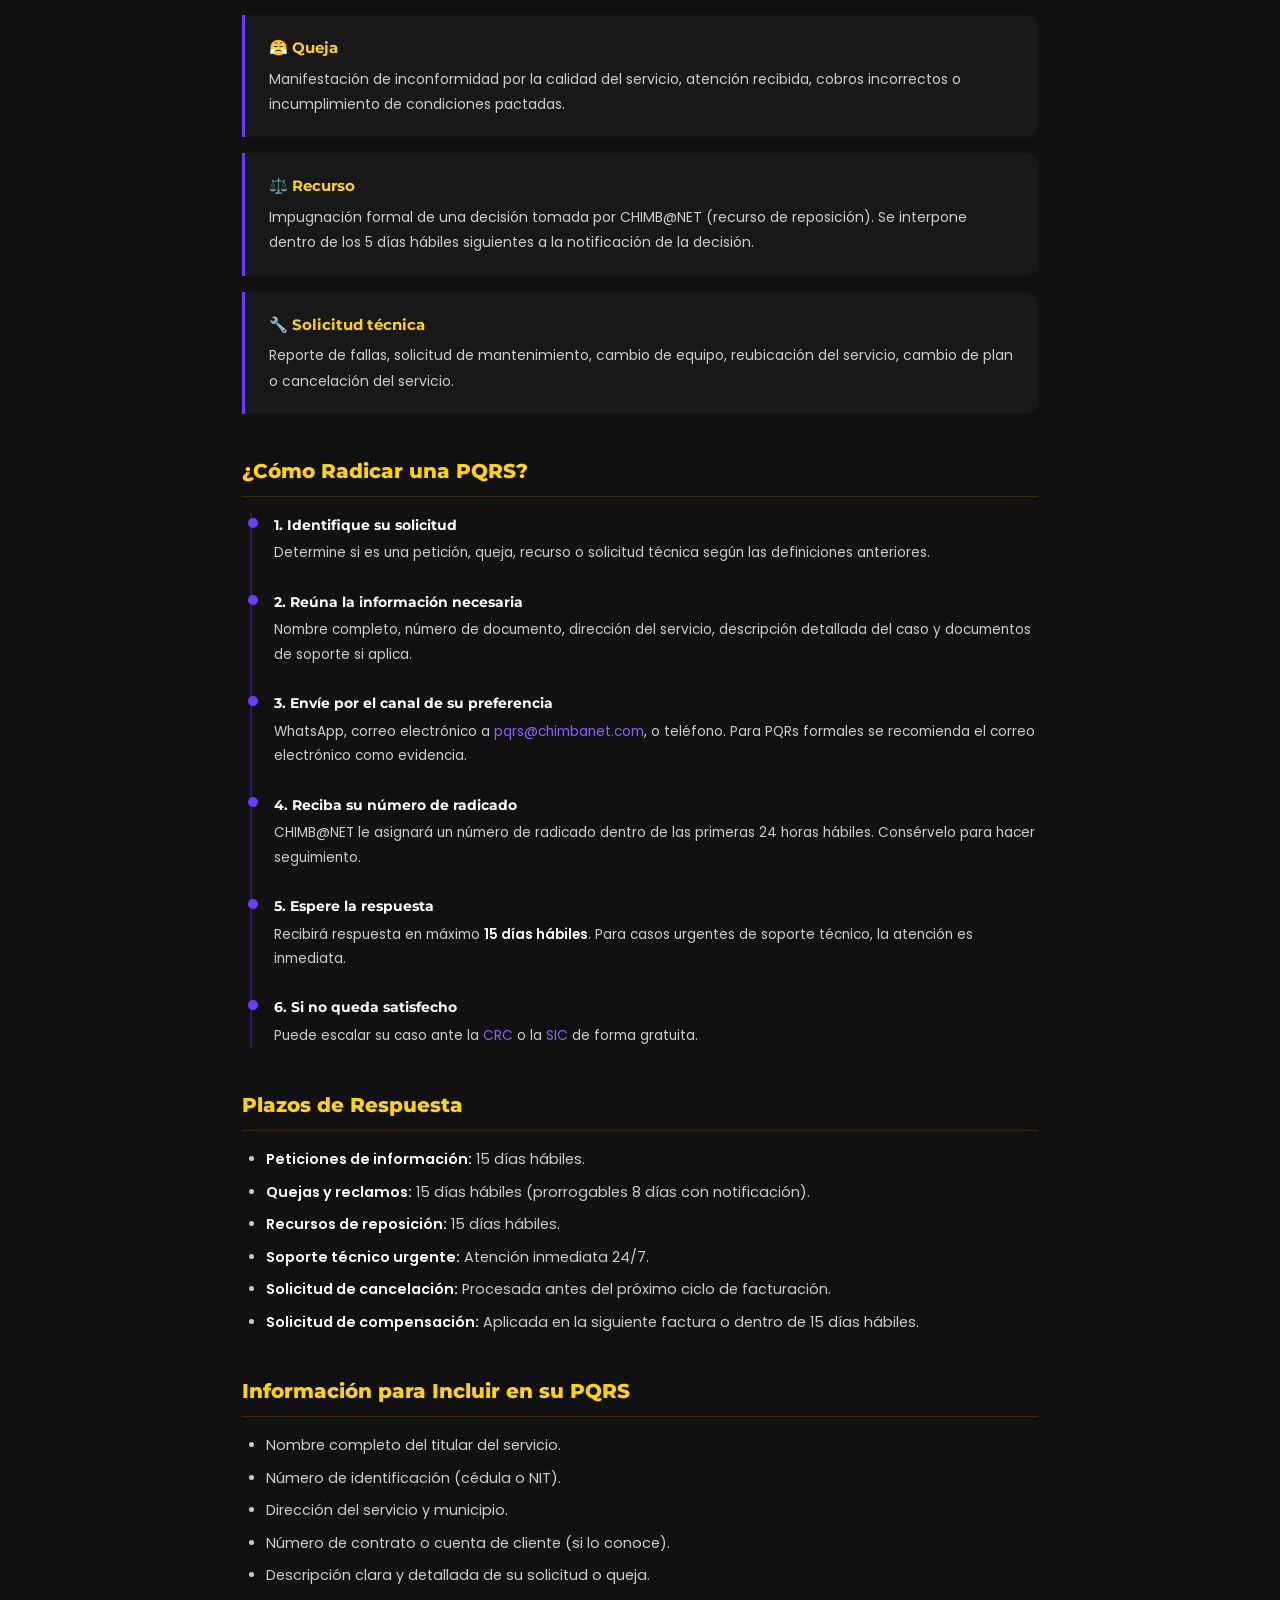
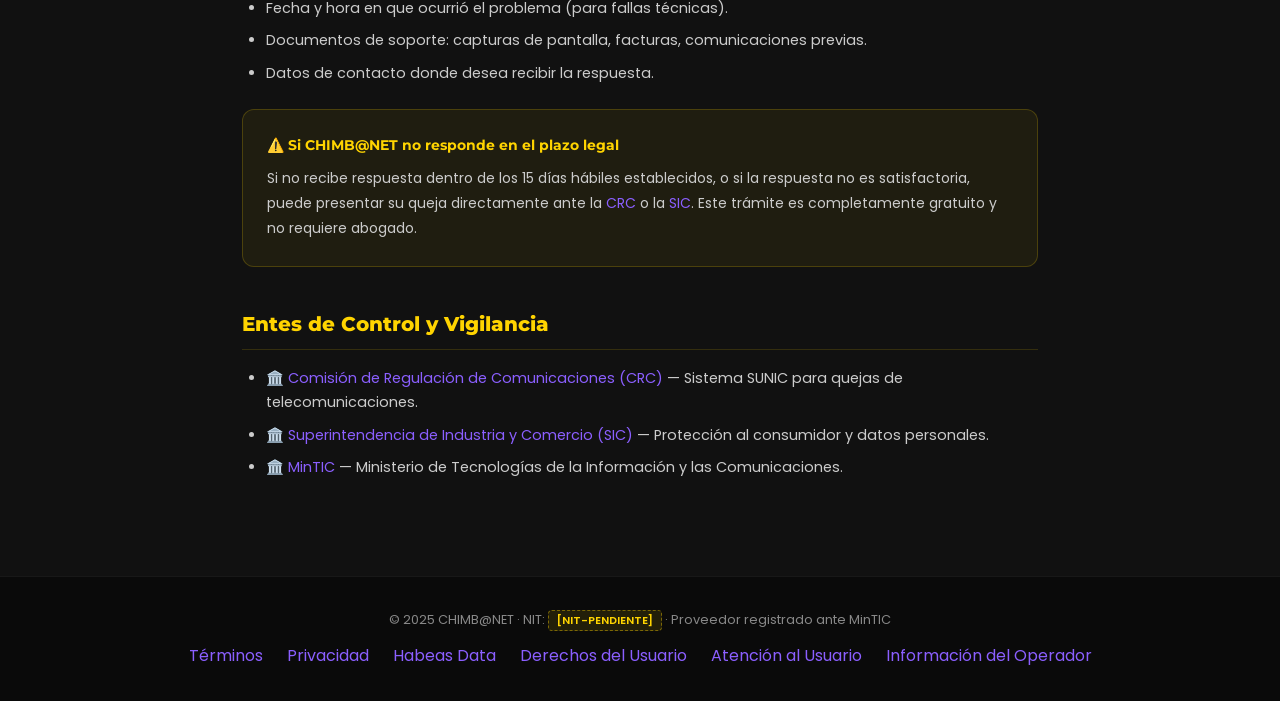
<file: legal/atencion-usuario.html>
<!DOCTYPE html>
<html lang="es">
<head>
<meta charset="UTF-8">
<meta name="viewport" content="width=device-width, initial-scale=1.0">
<title>Atención al Usuario - PQRS | CHIMB@NET</title>
<meta name="description" content="Canales de atención al usuario de CHIMB@NET. Peticiones, Quejas, Recursos y Solicitudes (PQRS).">
<link rel="preconnect" href="https://fonts.googleapis.com">
<link href="https://fonts.googleapis.com/css2?family=Montserrat:wght@400;600;700;800;900&family=Poppins:wght@300;400;500;600&display=swap" rel="stylesheet">
<link rel="stylesheet" href="legal-base.css">
<style>
.channel-grid {
  display: grid;
  grid-template-columns: repeat(auto-fit, minmax(220px, 1fr));
  gap: 1.25rem;
  margin: 2rem 0;
}
.channel-card {
  background: rgba(255,255,255,0.03);
  border: 1px solid rgba(255,255,255,0.07);
  border-radius: 14px;
  padding: 1.75rem;
  text-align: center;
  transition: all 0.3s;
}
.channel-card:hover { border-color: rgba(255,212,0,0.3); transform: translateY(-3px); }
.channel-card .icon { font-size: 2rem; margin-bottom: 0.75rem; display: block; }
.channel-card h4 { font-size: 0.95rem; font-weight: 700; margin-bottom: 0.375rem; }
.channel-card p { font-size: 0.8rem; color: var(--gray); margin-bottom: 1rem; }
.channel-card a {
  display: inline-block;
  background: rgba(108,59,255,0.15);
  border: 1px solid rgba(108,59,255,0.3);
  color: var(--purple-light);
  padding: 0.4rem 1.25rem;
  border-radius: 50px;
  font-size: 0.8rem;
  font-weight: 600;
  text-decoration: none;
  transition: all 0.2s;
}
.channel-card a:hover { background: var(--purple); color: var(--white); }
.channel-card.whatsapp { border-color: rgba(37,211,102,0.2); }
.channel-card.whatsapp a { background: rgba(37,211,102,0.1); border-color: rgba(37,211,102,0.3); color: #25D366; }
.channel-card.whatsapp a:hover { background: #25D366; color: var(--white); }
.pqr-type {
  background: rgba(255,255,255,0.03);
  border-left: 3px solid var(--purple);
  border-radius: 0 12px 12px 0;
  padding: 1.25rem 1.5rem;
  margin-bottom: 1rem;
}
.pqr-type h4 { font-size: 0.95rem; font-weight: 700; color: var(--yellow); margin-bottom: 0.375rem; }
.pqr-type p { font-size: 0.875rem; color: var(--gray-light); margin: 0; }
.timeline { position: relative; padding-left: 2rem; }
.timeline::before { content: ''; position: absolute; left: 0.5rem; top: 0; bottom: 0; width: 2px; background: rgba(108,59,255,0.3); }
.timeline-step { position: relative; margin-bottom: 1.5rem; }
.timeline-step::before { content: ''; position: absolute; left: -1.625rem; top: 0.3rem; width: 10px; height: 10px; background: var(--purple); border-radius: 50%; }
.timeline-step h4 { font-size: 0.9rem; font-weight: 700; color: var(--white); margin-bottom: 0.25rem; }
.timeline-step p { font-size: 0.85rem; color: var(--gray-light); margin: 0; }
</style>
</head>
<body>
<nav>
  <a href="../index.html" class="nav-logo">CHIMB<span>@</span>NET</a>
  <a href="../index.html" class="nav-back">← Volver al inicio</a>
</nav>

<div class="page-hero">
  <div class="container">
    <span class="page-tag">Atención al Usuario</span>
    <h1>Canales de <span>Atención y PQRS</span></h1>
    <p style="color: var(--gray-light); font-size: 0.9rem; max-width: 600px;">Estamos disponibles para atender sus peticiones, quejas, recursos y solicitudes. Su satisfacción es nuestra prioridad.</p>
    <div class="meta">
      <span>🕐 Soporte técnico 24/7</span>
      <span>📋 Respuesta en 15 días hábiles</span>
      <span>🆓 Trámites gratuitos</span>
    </div>
  </div>
</div>

<div class="legal-content">

  <h2>Canales de Atención</h2>

  <div class="channel-grid">
    <div class="channel-card whatsapp">
      <span class="icon">💬</span>
      <h4>WhatsApp Business</h4>
      <p>El canal más rápido. Respuesta inmediata en horario hábil.</p>
      <a href="https://wa.me/573000000000?text=Hola%2C+necesito+atención+al+usuario" target="_blank" rel="noopener">Escribir ahora</a>
    </div>
    <div class="channel-card">
      <span class="icon">📧</span>
      <h4>Correo PQRS</h4>
      <p>Para peticiones, quejas y recursos formales. Conserva evidencia escrita.</p>
      <a href="mailto:pqrs@chimbanet.com">pqrs@chimbanet.com</a>
    </div>
    <div class="channel-card">
      <span class="icon">📞</span>
      <h4>Línea telefónica</h4>
      <p>Atención humana directa. Sin bots, sin esperas interminables.</p>
      <a href="tel:+573000000000"><span class="placeholder">[TELÉFONO]</span></a>
    </div>
    <div class="channel-card">
      <span class="icon">🎫</span>
      <h4>Ticket de soporte</h4>
      <p>Sistema de tickets con seguimiento. Ideal para fallas técnicas.</p>
      <a href="mailto:soporte@chimbanet.com">soporte@chimbanet.com</a>
    </div>
  </div>

  <div class="info-box">
    <h4>🕐 Horarios de atención</h4>
    <p>
      <strong>Soporte técnico:</strong> 24 horas, 7 días a la semana (WhatsApp y teléfono).<br>
      <strong>Atención administrativa (PQRS, facturación):</strong> Lunes a viernes 8:00 a.m. – 6:00 p.m. | Sábados 9:00 a.m. – 1:00 p.m.<br>
      <strong>Correo electrónico:</strong> Respondemos en máximo 4 horas en días hábiles.
    </p>
  </div>

  <h2>Tipos de PQRS</h2>
  <p>Conoce qué tipo de solicitud aplica a tu caso para que podamos atenderte mejor:</p>

  <div class="pqr-type">
    <h4>📋 Petición</h4>
    <p>Solicitud de información, documentos, certificaciones o actuaciones relacionadas con el servicio. Ejemplo: solicitar copia de su contrato, historial de pagos, o certificado de servicio.</p>
  </div>
  <div class="pqr-type">
    <h4>😤 Queja</h4>
    <p>Manifestación de inconformidad por la calidad del servicio, atención recibida, cobros incorrectos o incumplimiento de condiciones pactadas.</p>
  </div>
  <div class="pqr-type">
    <h4>⚖️ Recurso</h4>
    <p>Impugnación formal de una decisión tomada por CHIMB@NET (recurso de reposición). Se interpone dentro de los 5 días hábiles siguientes a la notificación de la decisión.</p>
  </div>
  <div class="pqr-type">
    <h4>🔧 Solicitud técnica</h4>
    <p>Reporte de fallas, solicitud de mantenimiento, cambio de equipo, reubicación del servicio, cambio de plan o cancelación del servicio.</p>
  </div>

  <h2>¿Cómo Radicar una PQRS?</h2>

  <div class="timeline">
    <div class="timeline-step">
      <h4>1. Identifique su solicitud</h4>
      <p>Determine si es una petición, queja, recurso o solicitud técnica según las definiciones anteriores.</p>
    </div>
    <div class="timeline-step">
      <h4>2. Reúna la información necesaria</h4>
      <p>Nombre completo, número de documento, dirección del servicio, descripción detallada del caso y documentos de soporte si aplica.</p>
    </div>
    <div class="timeline-step">
      <h4>3. Envíe por el canal de su preferencia</h4>
      <p>WhatsApp, correo electrónico a <a href="mailto:pqrs@chimbanet.com">pqrs@chimbanet.com</a>, o teléfono. Para PQRs formales se recomienda el correo electrónico como evidencia.</p>
    </div>
    <div class="timeline-step">
      <h4>4. Reciba su número de radicado</h4>
      <p>CHIMB@NET le asignará un número de radicado dentro de las primeras 24 horas hábiles. Consérvelo para hacer seguimiento.</p>
    </div>
    <div class="timeline-step">
      <h4>5. Espere la respuesta</h4>
      <p>Recibirá respuesta en máximo <strong>15 días hábiles</strong>. Para casos urgentes de soporte técnico, la atención es inmediata.</p>
    </div>
    <div class="timeline-step">
      <h4>6. Si no queda satisfecho</h4>
      <p>Puede escalar su caso ante la <a href="https://www.crcom.gov.co" target="_blank" rel="noopener">CRC</a> o la <a href="https://www.sic.gov.co" target="_blank" rel="noopener">SIC</a> de forma gratuita.</p>
    </div>
  </div>

  <h2>Plazos de Respuesta</h2>
  <ul>
    <li><strong>Peticiones de información:</strong> 15 días hábiles.</li>
    <li><strong>Quejas y reclamos:</strong> 15 días hábiles (prorrogables 8 días con notificación).</li>
    <li><strong>Recursos de reposición:</strong> 15 días hábiles.</li>
    <li><strong>Soporte técnico urgente:</strong> Atención inmediata 24/7.</li>
    <li><strong>Solicitud de cancelación:</strong> Procesada antes del próximo ciclo de facturación.</li>
    <li><strong>Solicitud de compensación:</strong> Aplicada en la siguiente factura o dentro de 15 días hábiles.</li>
  </ul>

  <h2>Información para Incluir en su PQRS</h2>
  <ul>
    <li>Nombre completo del titular del servicio.</li>
    <li>Número de identificación (cédula o NIT).</li>
    <li>Dirección del servicio y municipio.</li>
    <li>Número de contrato o cuenta de cliente (si lo conoce).</li>
    <li>Descripción clara y detallada de su solicitud o queja.</li>
    <li>Fecha y hora en que ocurrió el problema (para fallas técnicas).</li>
    <li>Documentos de soporte: capturas de pantalla, facturas, comunicaciones previas.</li>
    <li>Datos de contacto donde desea recibir la respuesta.</li>
  </ul>

  <div class="info-box yellow">
    <h4>⚠️ Si CHIMB@NET no responde en el plazo legal</h4>
    <p>Si no recibe respuesta dentro de los 15 días hábiles establecidos, o si la respuesta no es satisfactoria, puede presentar su queja directamente ante la <a href="https://www.crcom.gov.co" target="_blank" rel="noopener">CRC</a> o la <a href="https://www.sic.gov.co" target="_blank" rel="noopener">SIC</a>. Este trámite es completamente gratuito y no requiere abogado.</p>
  </div>

  <h2>Entes de Control y Vigilancia</h2>
  <ul>
    <li>🏛️ <a href="https://www.crcom.gov.co" target="_blank" rel="noopener">Comisión de Regulación de Comunicaciones (CRC)</a> — Sistema SUNIC para quejas de telecomunicaciones.</li>
    <li>🏛️ <a href="https://www.sic.gov.co" target="_blank" rel="noopener">Superintendencia de Industria y Comercio (SIC)</a> — Protección al consumidor y datos personales.</li>
    <li>🏛️ <a href="https://www.mintic.gov.co" target="_blank" rel="noopener">MinTIC</a> — Ministerio de Tecnologías de la Información y las Comunicaciones.</li>
  </ul>

</div>

<footer>
  <p>© 2025 CHIMB@NET · NIT: <span class="placeholder">[NIT-PENDIENTE]</span> · Proveedor registrado ante MinTIC</p>
  <div class="footer-links">
    <a href="terminos.html">Términos</a>
    <a href="politica-privacidad.html">Privacidad</a>
    <a href="habeas-data.html">Habeas Data</a>
    <a href="derechos-usuario.html">Derechos del Usuario</a>
    <a href="atencion-usuario.html">Atención al Usuario</a>
    <a href="informacion-operador.html">Información del Operador</a>
  </div>
</footer>
</body>
</html>
</file>
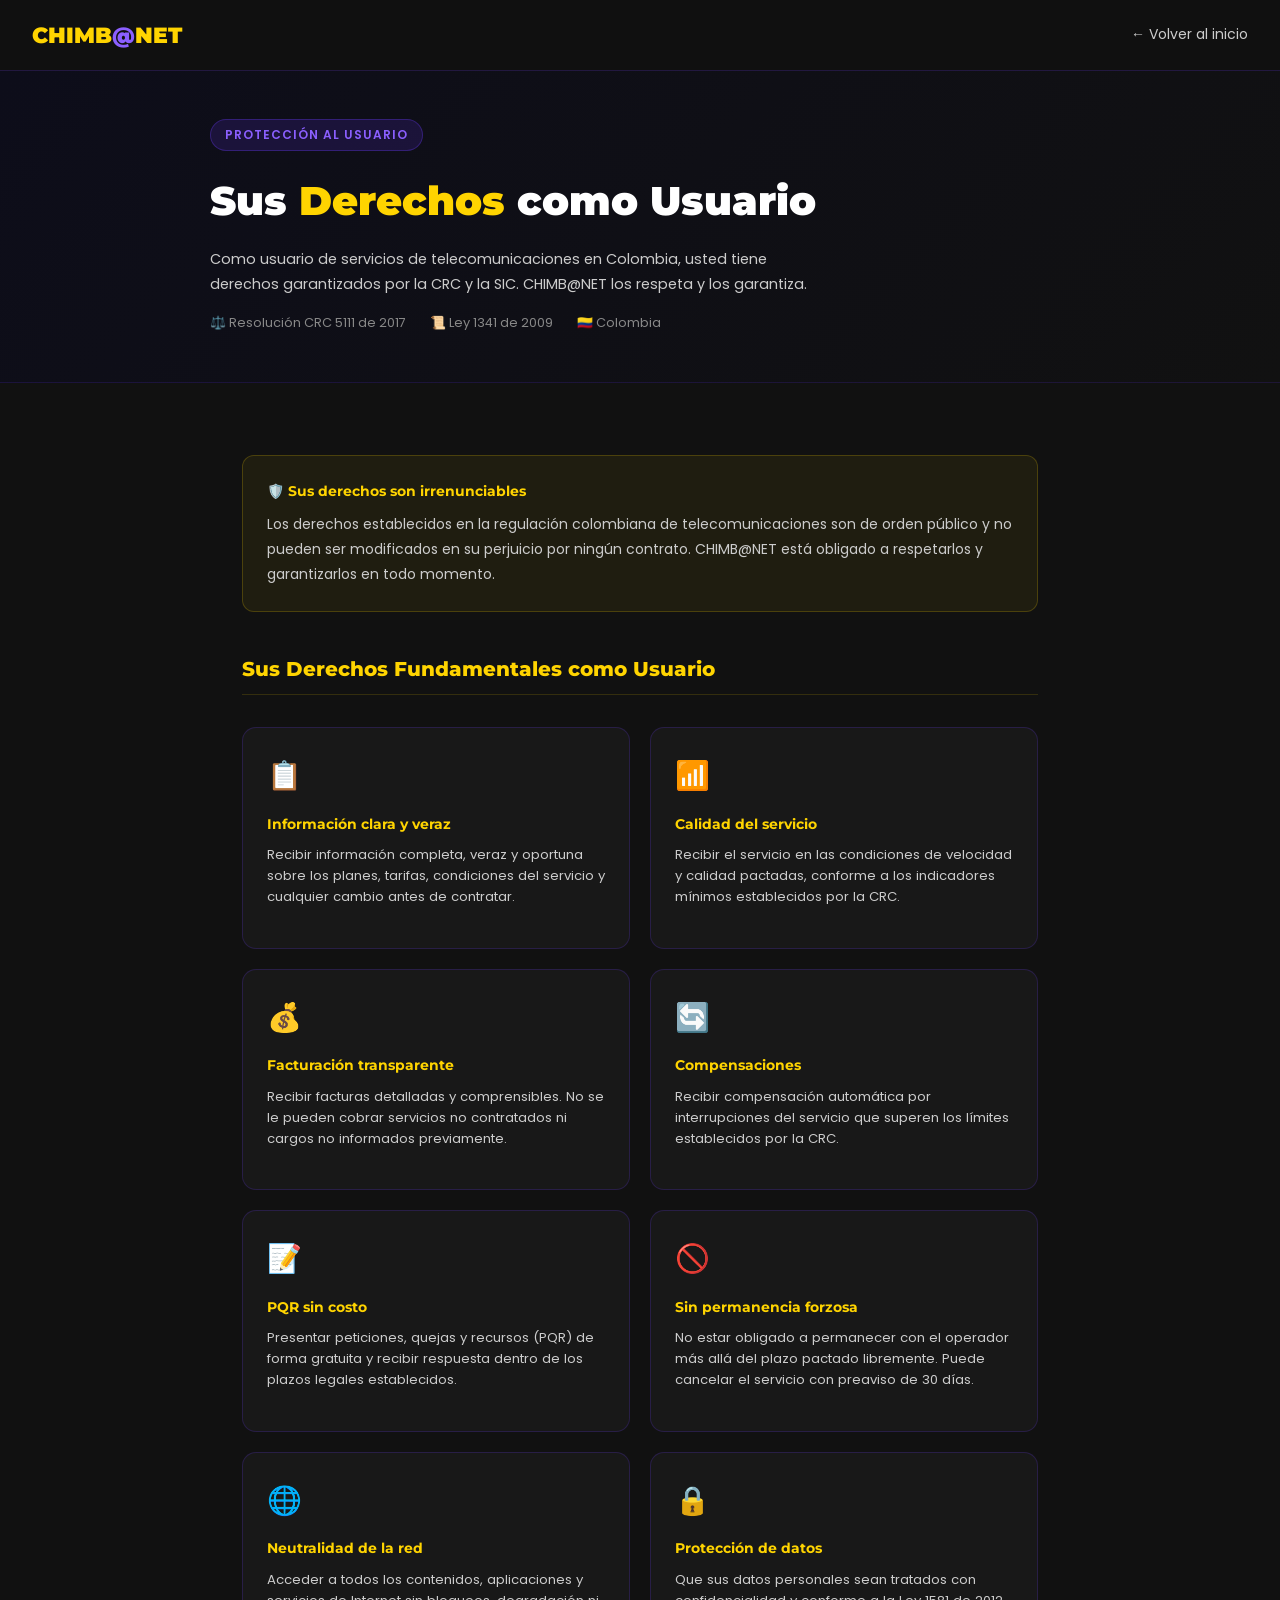
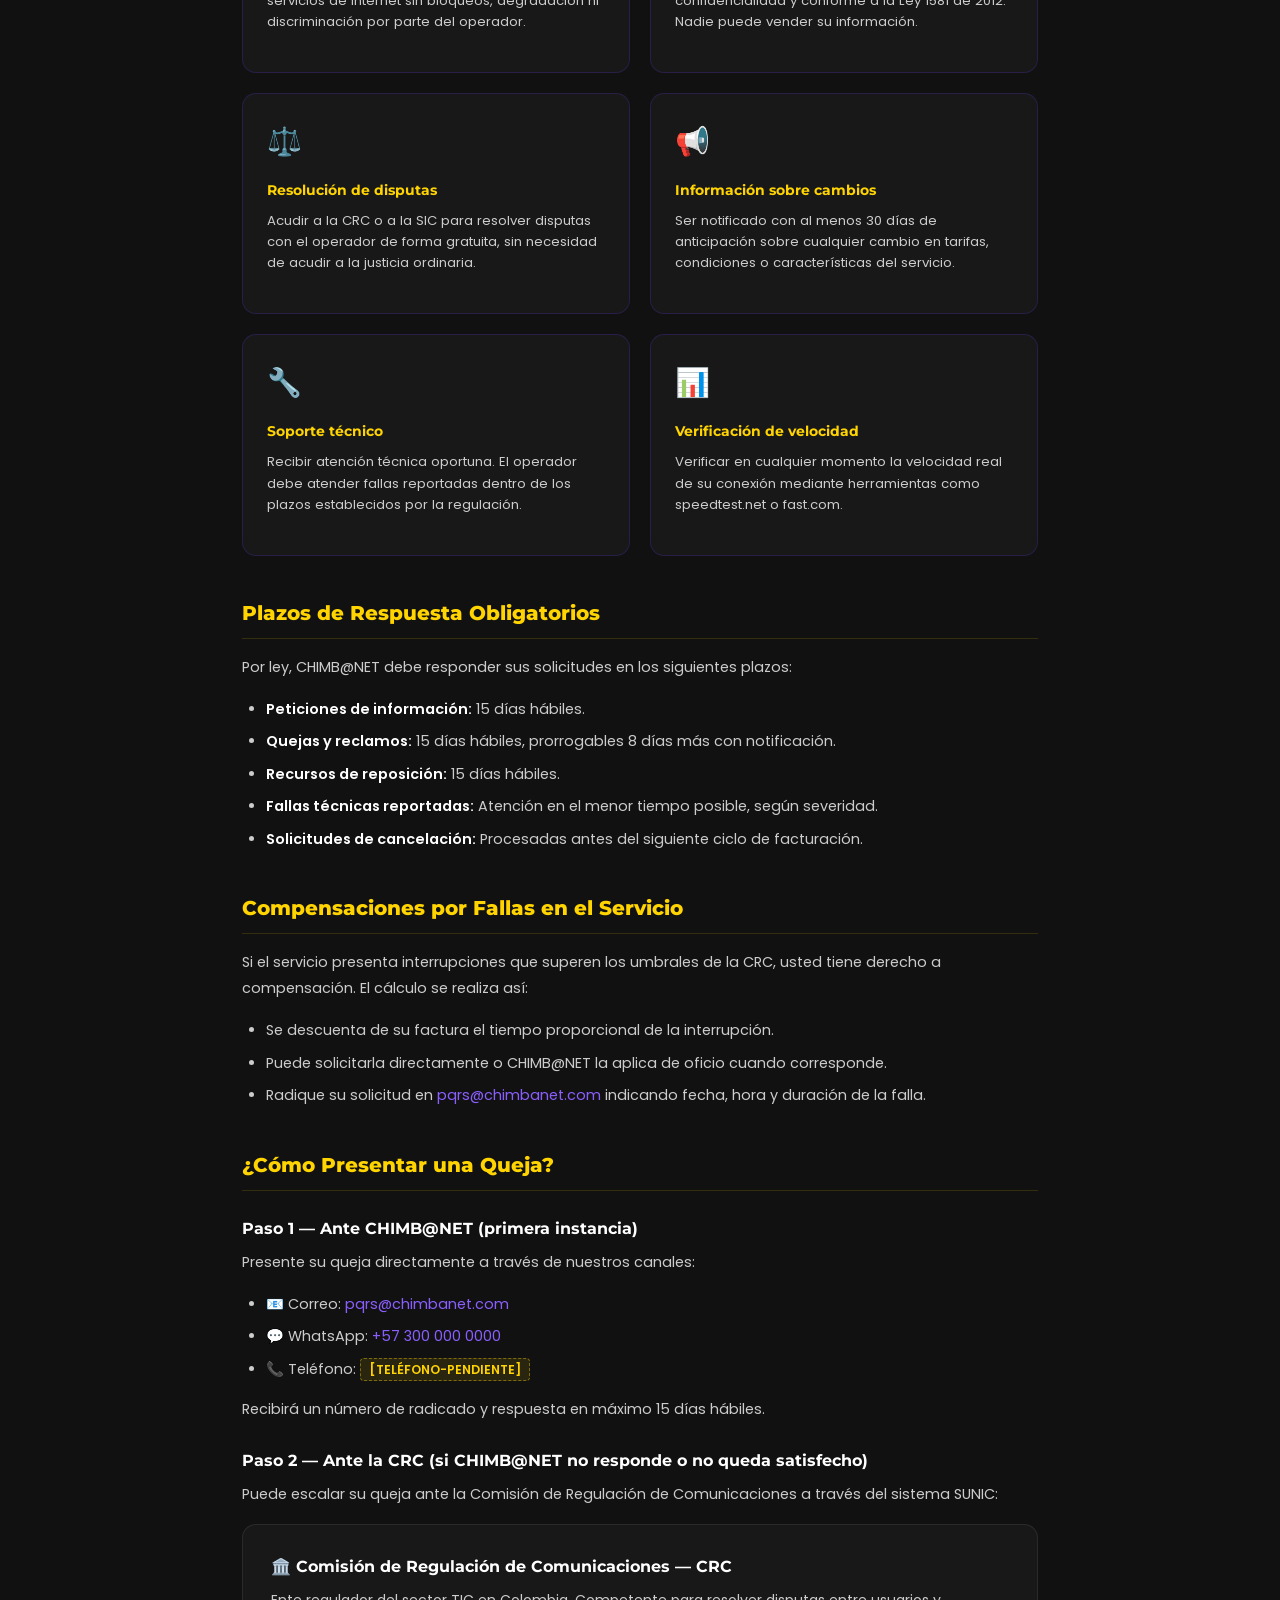
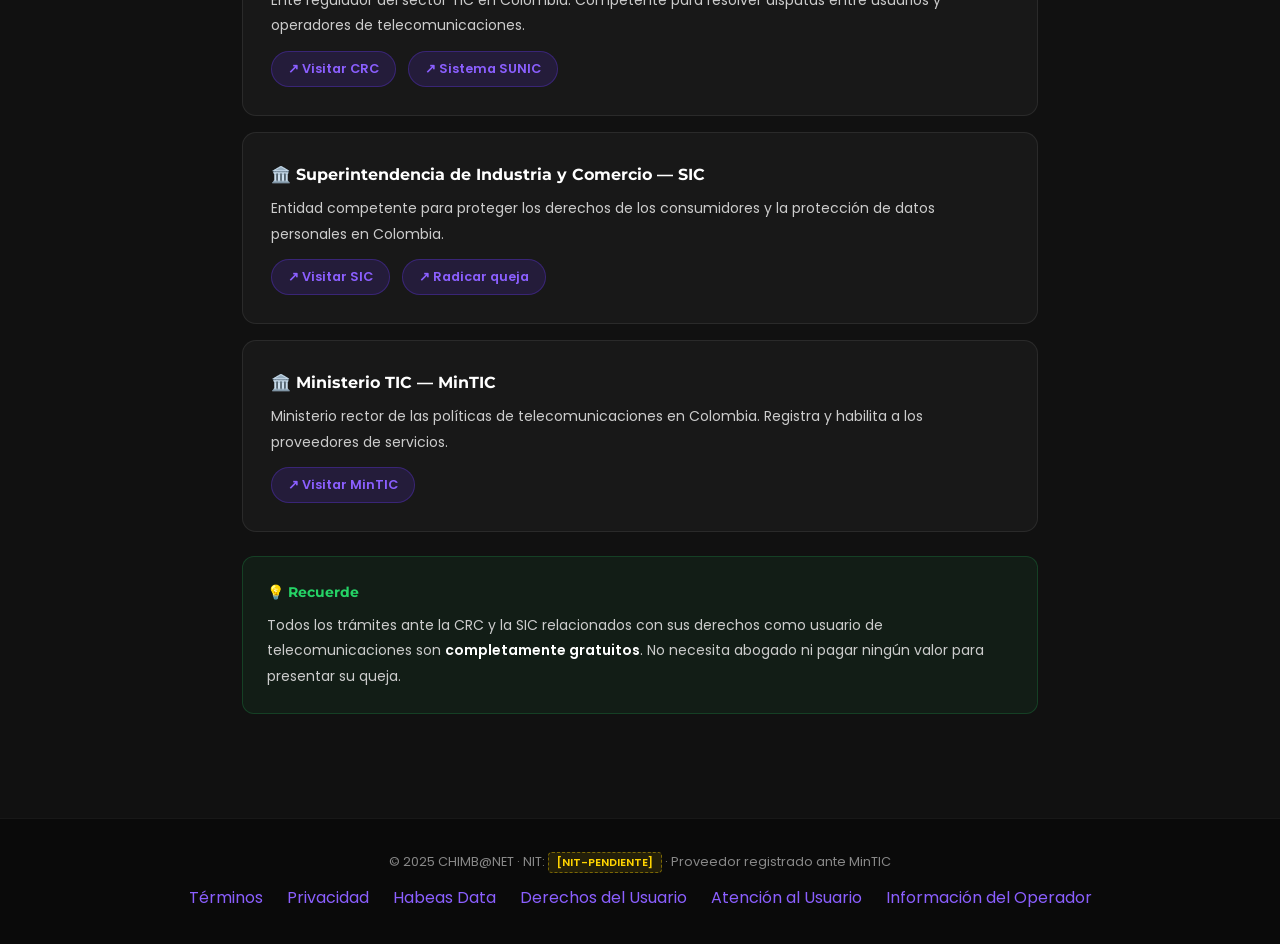
<file: legal/derechos-usuario.html>
<!DOCTYPE html>
<html lang="es">
<head>
<meta charset="UTF-8">
<meta name="viewport" content="width=device-width, initial-scale=1.0">
<title>Derechos del Usuario | CHIMB@NET</title>
<meta name="description" content="Conozca sus derechos como usuario de servicios de telecomunicaciones en Colombia según la CRC y la SIC.">
<link rel="preconnect" href="https://fonts.googleapis.com">
<link href="https://fonts.googleapis.com/css2?family=Montserrat:wght@400;600;700;800;900&family=Poppins:wght@300;400;500;600&display=swap" rel="stylesheet">
<link rel="stylesheet" href="legal-base.css">
<style>
.rights-grid {
  display: grid;
  grid-template-columns: repeat(auto-fit, minmax(260px, 1fr));
  gap: 1.25rem;
  margin: 2rem 0;
}
.right-card {
  background: rgba(255,255,255,0.03);
  border: 1px solid rgba(108,59,255,0.2);
  border-radius: 14px;
  padding: 1.5rem;
  transition: border-color 0.2s;
}
.right-card:hover { border-color: rgba(255,212,0,0.3); }
.right-card .icon { font-size: 1.75rem; margin-bottom: 0.75rem; display: block; }
.right-card h4 { font-size: 0.9rem; font-weight: 700; color: var(--yellow); margin-bottom: 0.5rem; }
.right-card p { font-size: 0.825rem; color: var(--gray-light); line-height: 1.6; }
.entity-card {
  background: rgba(255,255,255,0.03);
  border: 1px solid rgba(255,255,255,0.08);
  border-radius: 14px;
  padding: 1.75rem;
  margin-bottom: 1rem;
}
.entity-card h4 { font-size: 1rem; font-weight: 700; color: var(--white); margin-bottom: 0.5rem; }
.entity-card p { font-size: 0.875rem; color: var(--gray-light); margin-bottom: 0.75rem; }
.entity-card a {
  display: inline-flex;
  align-items: center;
  gap: 0.375rem;
  background: rgba(108,59,255,0.15);
  border: 1px solid rgba(108,59,255,0.3);
  color: var(--purple-light);
  padding: 0.4rem 1rem;
  border-radius: 50px;
  font-size: 0.8rem;
  font-weight: 600;
  text-decoration: none;
  transition: all 0.2s;
}
.entity-card a:hover { background: var(--purple); color: var(--white); }
</style>
</head>
<body>
<nav>
  <a href="../index.html" class="nav-logo">CHIMB<span>@</span>NET</a>
  <a href="../index.html" class="nav-back">← Volver al inicio</a>
</nav>

<div class="page-hero">
  <div class="container">
    <span class="page-tag">Protección al Usuario</span>
    <h1>Sus <span>Derechos</span> como Usuario</h1>
    <p style="color: var(--gray-light); font-size: 0.9rem; max-width: 600px;">Como usuario de servicios de telecomunicaciones en Colombia, usted tiene derechos garantizados por la CRC y la SIC. CHIMB@NET los respeta y los garantiza.</p>
    <div class="meta">
      <span>⚖️ Resolución CRC 5111 de 2017</span>
      <span>📜 Ley 1341 de 2009</span>
      <span>🇨🇴 Colombia</span>
    </div>
  </div>
</div>

<div class="legal-content">

  <div class="info-box yellow">
    <h4>🛡️ Sus derechos son irrenunciables</h4>
    <p>Los derechos establecidos en la regulación colombiana de telecomunicaciones son de orden público y no pueden ser modificados en su perjuicio por ningún contrato. CHIMB@NET está obligado a respetarlos y garantizarlos en todo momento.</p>
  </div>

  <h2>Sus Derechos Fundamentales como Usuario</h2>

  <div class="rights-grid">
    <div class="right-card">
      <span class="icon">📋</span>
      <h4>Información clara y veraz</h4>
      <p>Recibir información completa, veraz y oportuna sobre los planes, tarifas, condiciones del servicio y cualquier cambio antes de contratar.</p>
    </div>
    <div class="right-card">
      <span class="icon">📶</span>
      <h4>Calidad del servicio</h4>
      <p>Recibir el servicio en las condiciones de velocidad y calidad pactadas, conforme a los indicadores mínimos establecidos por la CRC.</p>
    </div>
    <div class="right-card">
      <span class="icon">💰</span>
      <h4>Facturación transparente</h4>
      <p>Recibir facturas detalladas y comprensibles. No se le pueden cobrar servicios no contratados ni cargos no informados previamente.</p>
    </div>
    <div class="right-card">
      <span class="icon">🔄</span>
      <h4>Compensaciones</h4>
      <p>Recibir compensación automática por interrupciones del servicio que superen los límites establecidos por la CRC.</p>
    </div>
    <div class="right-card">
      <span class="icon">📝</span>
      <h4>PQR sin costo</h4>
      <p>Presentar peticiones, quejas y recursos (PQR) de forma gratuita y recibir respuesta dentro de los plazos legales establecidos.</p>
    </div>
    <div class="right-card">
      <span class="icon">🚫</span>
      <h4>Sin permanencia forzosa</h4>
      <p>No estar obligado a permanecer con el operador más allá del plazo pactado libremente. Puede cancelar el servicio con preaviso de 30 días.</p>
    </div>
    <div class="right-card">
      <span class="icon">🌐</span>
      <h4>Neutralidad de la red</h4>
      <p>Acceder a todos los contenidos, aplicaciones y servicios de Internet sin bloqueos, degradación ni discriminación por parte del operador.</p>
    </div>
    <div class="right-card">
      <span class="icon">🔒</span>
      <h4>Protección de datos</h4>
      <p>Que sus datos personales sean tratados con confidencialidad y conforme a la Ley 1581 de 2012. Nadie puede vender su información.</p>
    </div>
    <div class="right-card">
      <span class="icon">⚖️</span>
      <h4>Resolución de disputas</h4>
      <p>Acudir a la CRC o a la SIC para resolver disputas con el operador de forma gratuita, sin necesidad de acudir a la justicia ordinaria.</p>
    </div>
    <div class="right-card">
      <span class="icon">📢</span>
      <h4>Información sobre cambios</h4>
      <p>Ser notificado con al menos 30 días de anticipación sobre cualquier cambio en tarifas, condiciones o características del servicio.</p>
    </div>
    <div class="right-card">
      <span class="icon">🔧</span>
      <h4>Soporte técnico</h4>
      <p>Recibir atención técnica oportuna. El operador debe atender fallas reportadas dentro de los plazos establecidos por la regulación.</p>
    </div>
    <div class="right-card">
      <span class="icon">📊</span>
      <h4>Verificación de velocidad</h4>
      <p>Verificar en cualquier momento la velocidad real de su conexión mediante herramientas como speedtest.net o fast.com.</p>
    </div>
  </div>

  <h2>Plazos de Respuesta Obligatorios</h2>
  <p>Por ley, CHIMB@NET debe responder sus solicitudes en los siguientes plazos:</p>
  <ul>
    <li><strong>Peticiones de información:</strong> 15 días hábiles.</li>
    <li><strong>Quejas y reclamos:</strong> 15 días hábiles, prorrogables 8 días más con notificación.</li>
    <li><strong>Recursos de reposición:</strong> 15 días hábiles.</li>
    <li><strong>Fallas técnicas reportadas:</strong> Atención en el menor tiempo posible, según severidad.</li>
    <li><strong>Solicitudes de cancelación:</strong> Procesadas antes del siguiente ciclo de facturación.</li>
  </ul>

  <h2>Compensaciones por Fallas en el Servicio</h2>
  <p>Si el servicio presenta interrupciones que superen los umbrales de la CRC, usted tiene derecho a compensación. El cálculo se realiza así:</p>
  <ul>
    <li>Se descuenta de su factura el tiempo proporcional de la interrupción.</li>
    <li>Puede solicitarla directamente o CHIMB@NET la aplica de oficio cuando corresponde.</li>
    <li>Radique su solicitud en <a href="mailto:pqrs@chimbanet.com">pqrs@chimbanet.com</a> indicando fecha, hora y duración de la falla.</li>
  </ul>

  <h2>¿Cómo Presentar una Queja?</h2>

  <h3>Paso 1 — Ante CHIMB@NET (primera instancia)</h3>
  <p>Presente su queja directamente a través de nuestros canales:</p>
  <ul>
    <li>📧 Correo: <a href="mailto:pqrs@chimbanet.com">pqrs@chimbanet.com</a></li>
    <li>💬 WhatsApp: <a href="https://wa.me/573000000000" target="_blank" rel="noopener">+57 300 000 0000</a></li>
    <li>📞 Teléfono: <span class="placeholder">[TELÉFONO-PENDIENTE]</span></li>
  </ul>
  <p>Recibirá un número de radicado y respuesta en máximo 15 días hábiles.</p>

  <h3>Paso 2 — Ante la CRC (si CHIMB@NET no responde o no queda satisfecho)</h3>
  <p>Puede escalar su queja ante la Comisión de Regulación de Comunicaciones a través del sistema SUNIC:</p>

  <div class="entity-card">
    <h4>🏛️ Comisión de Regulación de Comunicaciones — CRC</h4>
    <p>Ente regulador del sector TIC en Colombia. Competente para resolver disputas entre usuarios y operadores de telecomunicaciones.</p>
    <a href="https://www.crcom.gov.co" target="_blank" rel="noopener">↗ Visitar CRC</a>
    <a href="https://www.sistemasunic.crcom.gov.co" target="_blank" rel="noopener" style="margin-left: 0.5rem;">↗ Sistema SUNIC</a>
  </div>

  <div class="entity-card">
    <h4>🏛️ Superintendencia de Industria y Comercio — SIC</h4>
    <p>Entidad competente para proteger los derechos de los consumidores y la protección de datos personales en Colombia.</p>
    <a href="https://www.sic.gov.co" target="_blank" rel="noopener">↗ Visitar SIC</a>
    <a href="https://www.sic.gov.co/atencion-al-ciudadano" target="_blank" rel="noopener" style="margin-left: 0.5rem;">↗ Radicar queja</a>
  </div>

  <div class="entity-card">
    <h4>🏛️ Ministerio TIC — MinTIC</h4>
    <p>Ministerio rector de las políticas de telecomunicaciones en Colombia. Registra y habilita a los proveedores de servicios.</p>
    <a href="https://www.mintic.gov.co" target="_blank" rel="noopener">↗ Visitar MinTIC</a>
  </div>

  <div class="info-box green">
    <h4>💡 Recuerde</h4>
    <p>Todos los trámites ante la CRC y la SIC relacionados con sus derechos como usuario de telecomunicaciones son <strong>completamente gratuitos</strong>. No necesita abogado ni pagar ningún valor para presentar su queja.</p>
  </div>

</div>

<footer>
  <p>© 2025 CHIMB@NET · NIT: <span class="placeholder">[NIT-PENDIENTE]</span> · Proveedor registrado ante MinTIC</p>
  <div class="footer-links">
    <a href="terminos.html">Términos</a>
    <a href="politica-privacidad.html">Privacidad</a>
    <a href="habeas-data.html">Habeas Data</a>
    <a href="derechos-usuario.html">Derechos del Usuario</a>
    <a href="atencion-usuario.html">Atención al Usuario</a>
    <a href="informacion-operador.html">Información del Operador</a>
  </div>
</footer>
</body>
</html>
</file>
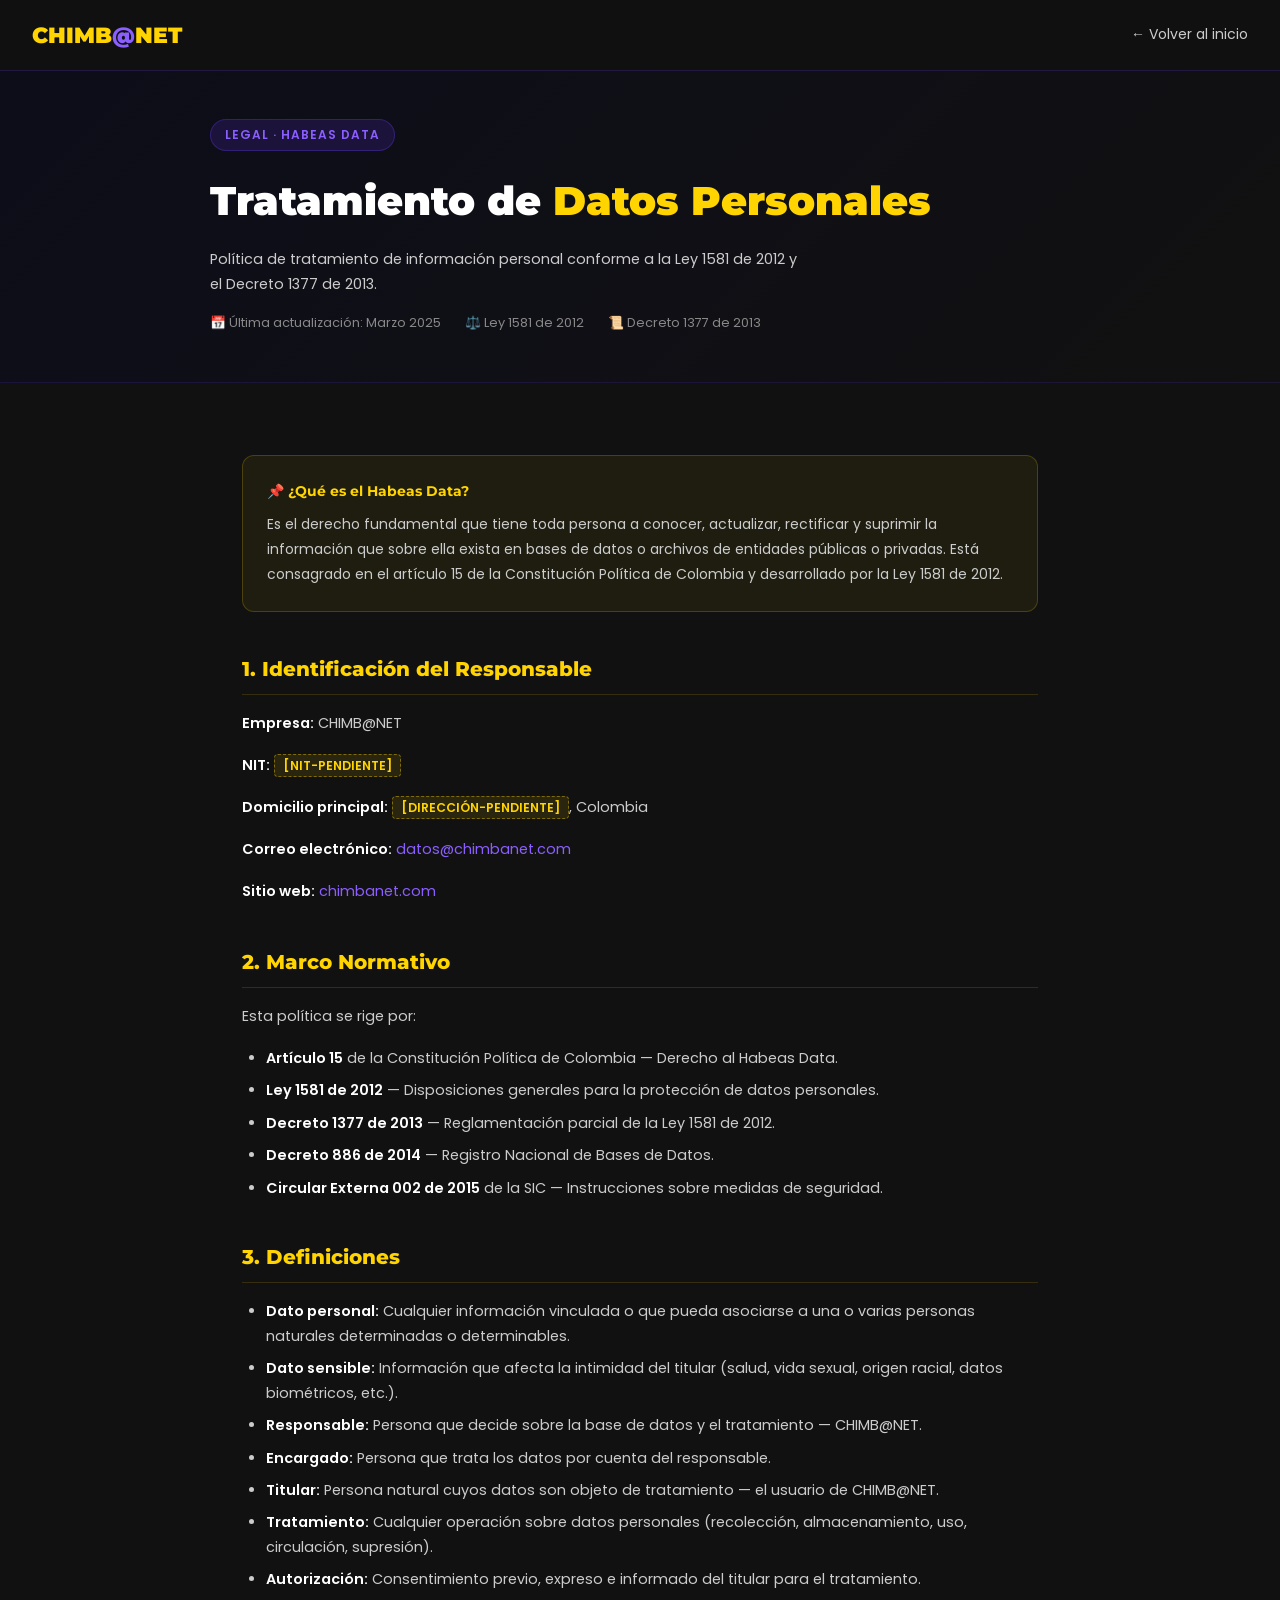
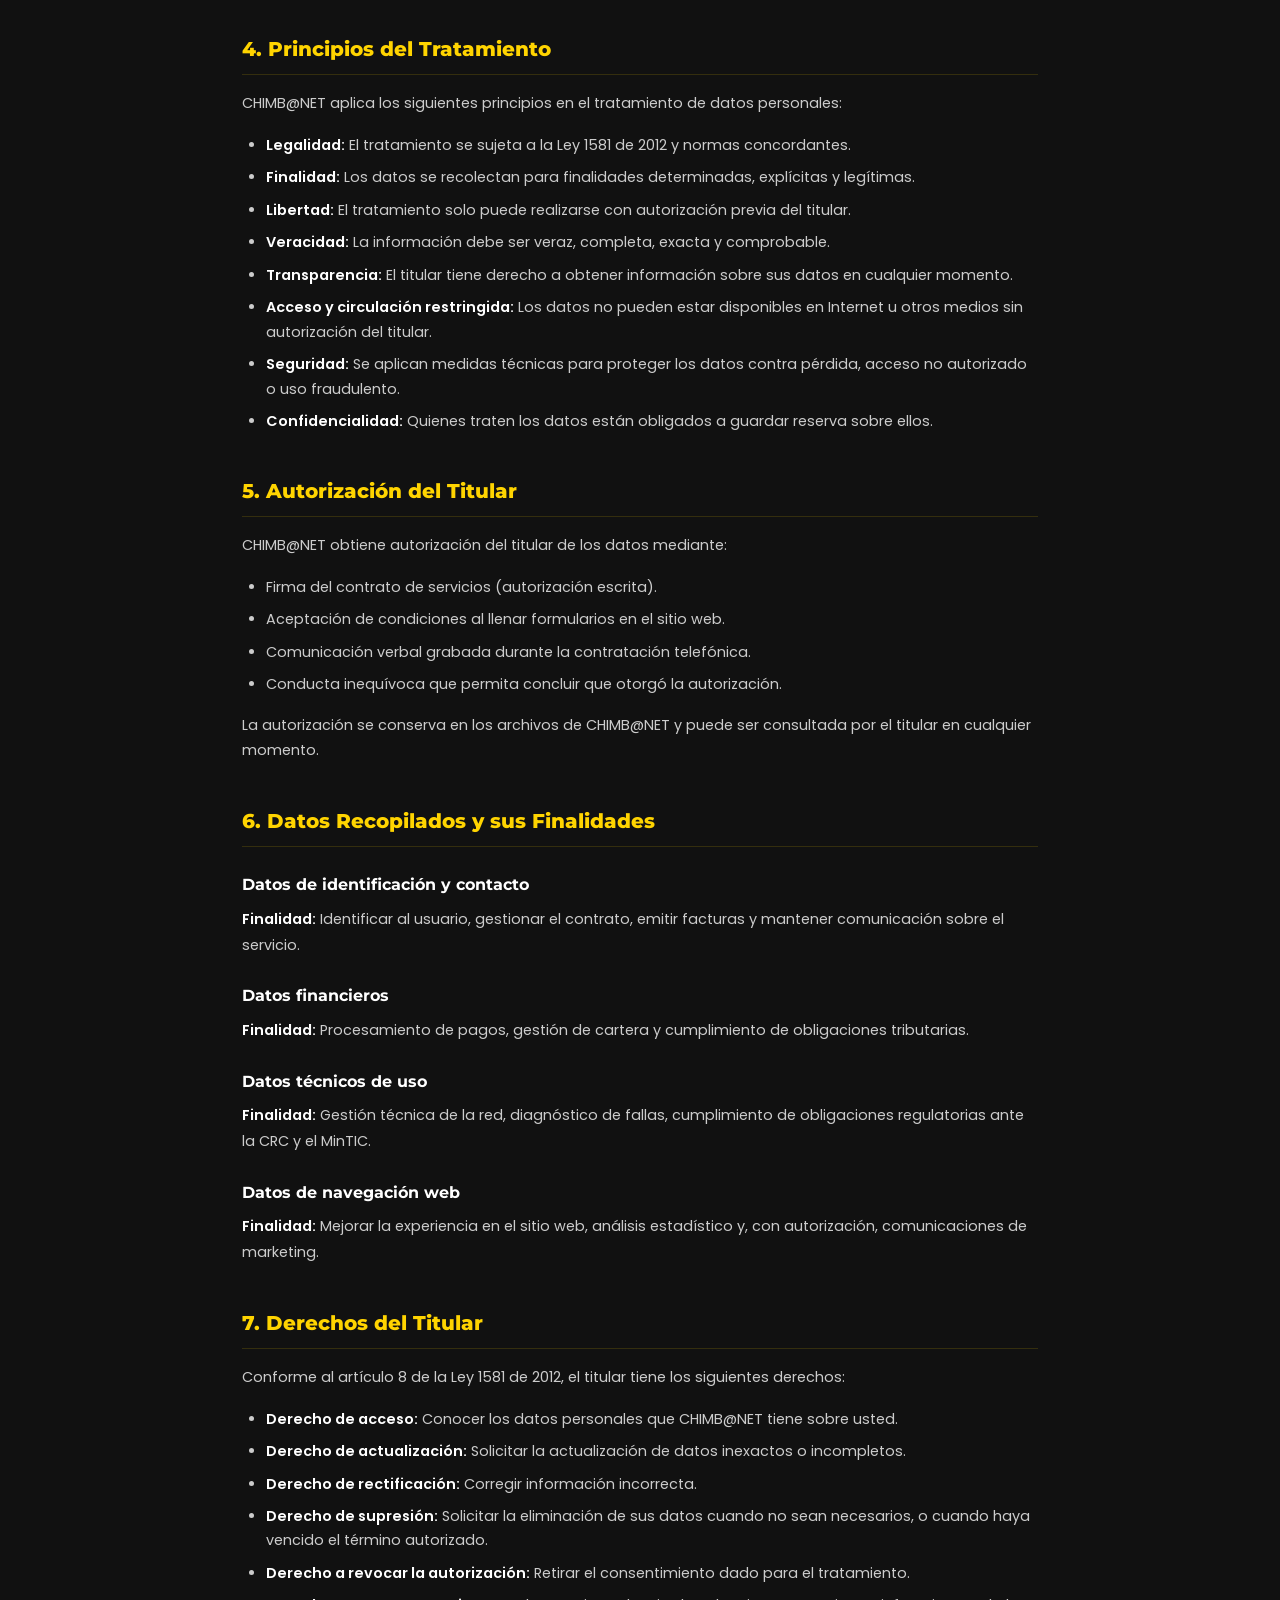
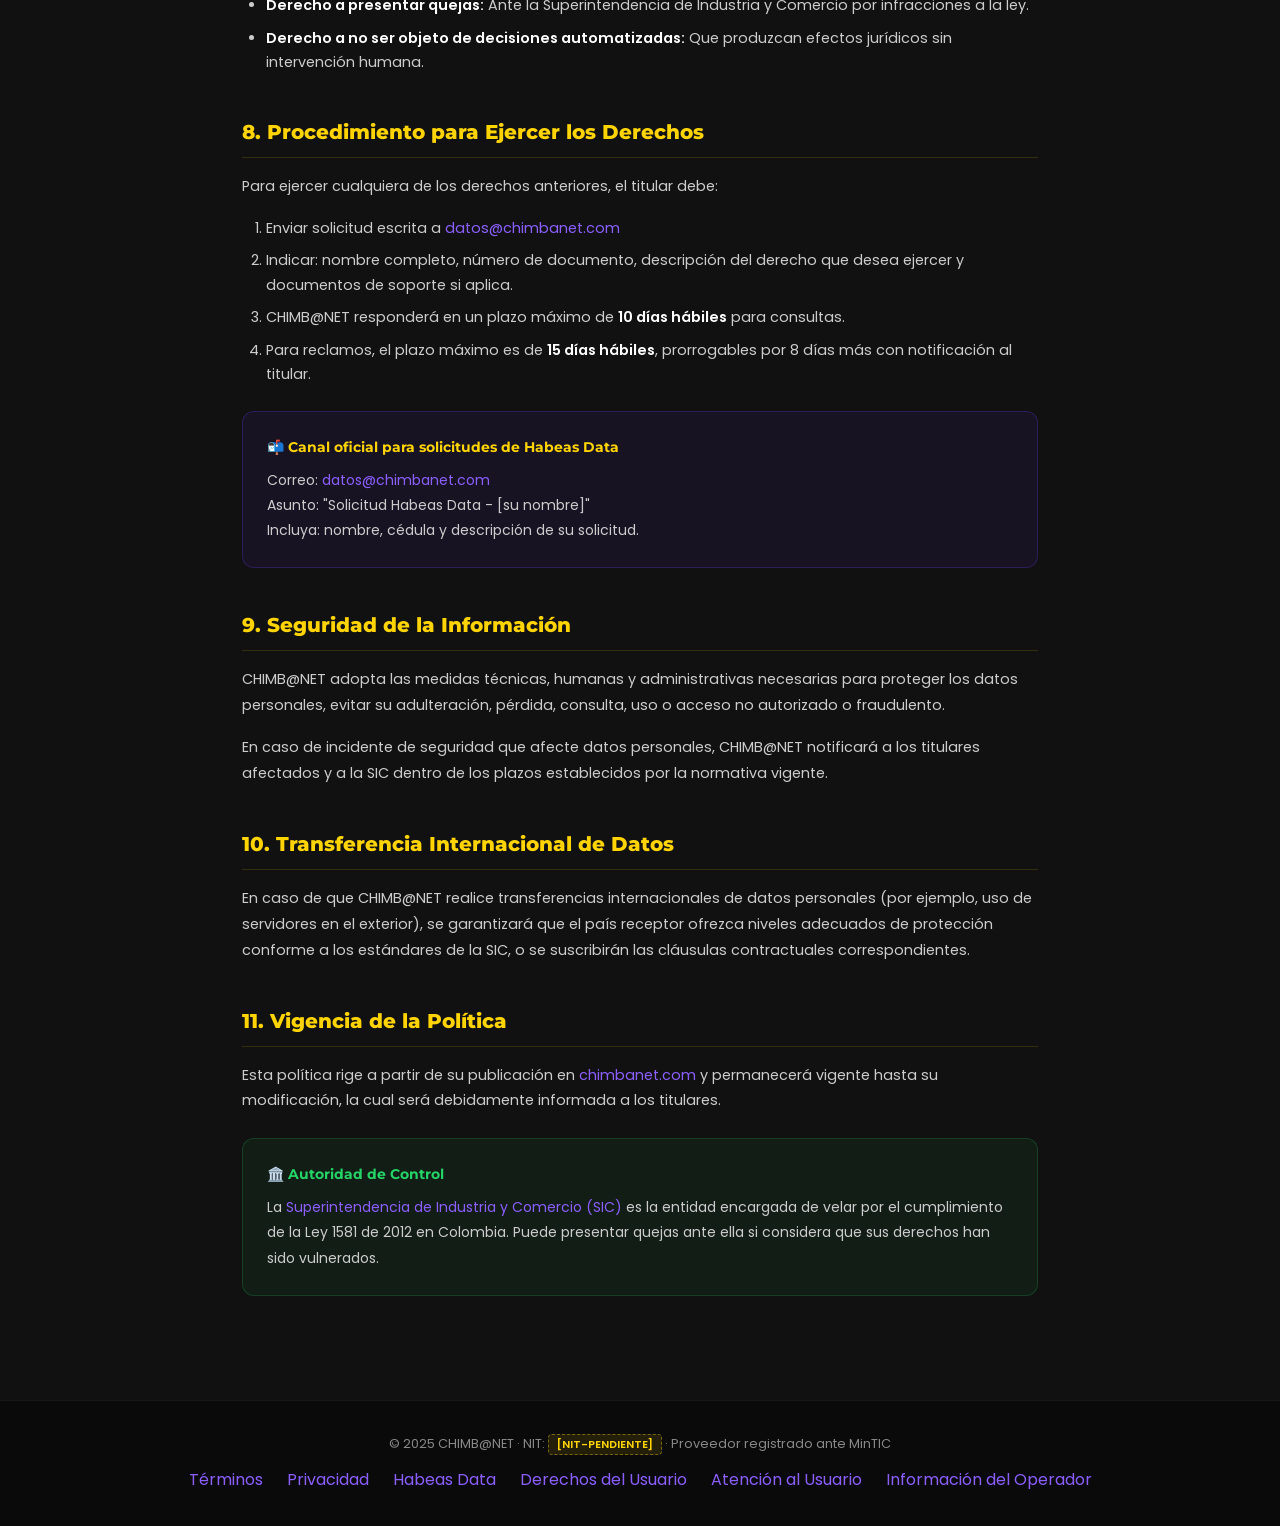
<file: legal/habeas-data.html>
<!DOCTYPE html>
<html lang="es">
<head>
<meta charset="UTF-8">
<meta name="viewport" content="width=device-width, initial-scale=1.0">
<title>Habeas Data - Tratamiento de Datos | CHIMB@NET</title>
<meta name="description" content="Política de tratamiento de datos personales de CHIMB@NET. Ley 1581 de 2012 - Habeas Data Colombia.">
<link rel="preconnect" href="https://fonts.googleapis.com">
<link href="https://fonts.googleapis.com/css2?family=Montserrat:wght@400;600;700;800;900&family=Poppins:wght@300;400;500;600&display=swap" rel="stylesheet">
<link rel="stylesheet" href="legal-base.css">
</head>
<body>
<nav>
  <a href="../index.html" class="nav-logo">CHIMB<span>@</span>NET</a>
  <a href="../index.html" class="nav-back">← Volver al inicio</a>
</nav>

<div class="page-hero">
  <div class="container">
    <span class="page-tag">Legal · Habeas Data</span>
    <h1>Tratamiento de <span>Datos Personales</span></h1>
    <p style="color: var(--gray-light); font-size: 0.9rem; max-width: 600px;">Política de tratamiento de información personal conforme a la Ley 1581 de 2012 y el Decreto 1377 de 2013.</p>
    <div class="meta">
      <span>📅 Última actualización: Marzo 2025</span>
      <span>⚖️ Ley 1581 de 2012</span>
      <span>📜 Decreto 1377 de 2013</span>
    </div>
  </div>
</div>

<div class="legal-content">

  <div class="info-box yellow">
    <h4>📌 ¿Qué es el Habeas Data?</h4>
    <p>Es el derecho fundamental que tiene toda persona a conocer, actualizar, rectificar y suprimir la información que sobre ella exista en bases de datos o archivos de entidades públicas o privadas. Está consagrado en el artículo 15 de la Constitución Política de Colombia y desarrollado por la Ley 1581 de 2012.</p>
  </div>

  <h2>1. Identificación del Responsable</h2>
  <p><strong>Empresa:</strong> CHIMB@NET</p>
  <p><strong>NIT:</strong> <span class="placeholder">[NIT-PENDIENTE]</span></p>
  <p><strong>Domicilio principal:</strong> <span class="placeholder">[DIRECCIÓN-PENDIENTE]</span>, Colombia</p>
  <p><strong>Correo electrónico:</strong> <a href="mailto:datos@chimbanet.com">datos@chimbanet.com</a></p>
  <p><strong>Sitio web:</strong> <a href="https://chimbanet.com">chimbanet.com</a></p>

  <h2>2. Marco Normativo</h2>
  <p>Esta política se rige por:</p>
  <ul>
    <li><strong>Artículo 15</strong> de la Constitución Política de Colombia — Derecho al Habeas Data.</li>
    <li><strong>Ley 1581 de 2012</strong> — Disposiciones generales para la protección de datos personales.</li>
    <li><strong>Decreto 1377 de 2013</strong> — Reglamentación parcial de la Ley 1581 de 2012.</li>
    <li><strong>Decreto 886 de 2014</strong> — Registro Nacional de Bases de Datos.</li>
    <li><strong>Circular Externa 002 de 2015</strong> de la SIC — Instrucciones sobre medidas de seguridad.</li>
  </ul>

  <h2>3. Definiciones</h2>
  <ul>
    <li><strong>Dato personal:</strong> Cualquier información vinculada o que pueda asociarse a una o varias personas naturales determinadas o determinables.</li>
    <li><strong>Dato sensible:</strong> Información que afecta la intimidad del titular (salud, vida sexual, origen racial, datos biométricos, etc.).</li>
    <li><strong>Responsable:</strong> Persona que decide sobre la base de datos y el tratamiento — CHIMB@NET.</li>
    <li><strong>Encargado:</strong> Persona que trata los datos por cuenta del responsable.</li>
    <li><strong>Titular:</strong> Persona natural cuyos datos son objeto de tratamiento — el usuario de CHIMB@NET.</li>
    <li><strong>Tratamiento:</strong> Cualquier operación sobre datos personales (recolección, almacenamiento, uso, circulación, supresión).</li>
    <li><strong>Autorización:</strong> Consentimiento previo, expreso e informado del titular para el tratamiento.</li>
  </ul>

  <h2>4. Principios del Tratamiento</h2>
  <p>CHIMB@NET aplica los siguientes principios en el tratamiento de datos personales:</p>
  <ul>
    <li><strong>Legalidad:</strong> El tratamiento se sujeta a la Ley 1581 de 2012 y normas concordantes.</li>
    <li><strong>Finalidad:</strong> Los datos se recolectan para finalidades determinadas, explícitas y legítimas.</li>
    <li><strong>Libertad:</strong> El tratamiento solo puede realizarse con autorización previa del titular.</li>
    <li><strong>Veracidad:</strong> La información debe ser veraz, completa, exacta y comprobable.</li>
    <li><strong>Transparencia:</strong> El titular tiene derecho a obtener información sobre sus datos en cualquier momento.</li>
    <li><strong>Acceso y circulación restringida:</strong> Los datos no pueden estar disponibles en Internet u otros medios sin autorización del titular.</li>
    <li><strong>Seguridad:</strong> Se aplican medidas técnicas para proteger los datos contra pérdida, acceso no autorizado o uso fraudulento.</li>
    <li><strong>Confidencialidad:</strong> Quienes traten los datos están obligados a guardar reserva sobre ellos.</li>
  </ul>

  <h2>5. Autorización del Titular</h2>
  <p>CHIMB@NET obtiene autorización del titular de los datos mediante:</p>
  <ul>
    <li>Firma del contrato de servicios (autorización escrita).</li>
    <li>Aceptación de condiciones al llenar formularios en el sitio web.</li>
    <li>Comunicación verbal grabada durante la contratación telefónica.</li>
    <li>Conducta inequívoca que permita concluir que otorgó la autorización.</li>
  </ul>
  <p>La autorización se conserva en los archivos de CHIMB@NET y puede ser consultada por el titular en cualquier momento.</p>

  <h2>6. Datos Recopilados y sus Finalidades</h2>

  <h3>Datos de identificación y contacto</h3>
  <p><strong>Finalidad:</strong> Identificar al usuario, gestionar el contrato, emitir facturas y mantener comunicación sobre el servicio.</p>

  <h3>Datos financieros</h3>
  <p><strong>Finalidad:</strong> Procesamiento de pagos, gestión de cartera y cumplimiento de obligaciones tributarias.</p>

  <h3>Datos técnicos de uso</h3>
  <p><strong>Finalidad:</strong> Gestión técnica de la red, diagnóstico de fallas, cumplimiento de obligaciones regulatorias ante la CRC y el MinTIC.</p>

  <h3>Datos de navegación web</h3>
  <p><strong>Finalidad:</strong> Mejorar la experiencia en el sitio web, análisis estadístico y, con autorización, comunicaciones de marketing.</p>

  <h2>7. Derechos del Titular</h2>
  <p>Conforme al artículo 8 de la Ley 1581 de 2012, el titular tiene los siguientes derechos:</p>
  <ul>
    <li><strong>Derecho de acceso:</strong> Conocer los datos personales que CHIMB@NET tiene sobre usted.</li>
    <li><strong>Derecho de actualización:</strong> Solicitar la actualización de datos inexactos o incompletos.</li>
    <li><strong>Derecho de rectificación:</strong> Corregir información incorrecta.</li>
    <li><strong>Derecho de supresión:</strong> Solicitar la eliminación de sus datos cuando no sean necesarios, o cuando haya vencido el término autorizado.</li>
    <li><strong>Derecho a revocar la autorización:</strong> Retirar el consentimiento dado para el tratamiento.</li>
    <li><strong>Derecho a presentar quejas:</strong> Ante la Superintendencia de Industria y Comercio por infracciones a la ley.</li>
    <li><strong>Derecho a no ser objeto de decisiones automatizadas:</strong> Que produzcan efectos jurídicos sin intervención humana.</li>
  </ul>

  <h2>8. Procedimiento para Ejercer los Derechos</h2>
  <p>Para ejercer cualquiera de los derechos anteriores, el titular debe:</p>
  <ol>
    <li>Enviar solicitud escrita a <a href="mailto:datos@chimbanet.com">datos@chimbanet.com</a></li>
    <li>Indicar: nombre completo, número de documento, descripción del derecho que desea ejercer y documentos de soporte si aplica.</li>
    <li>CHIMB@NET responderá en un plazo máximo de <strong>10 días hábiles</strong> para consultas.</li>
    <li>Para reclamos, el plazo máximo es de <strong>15 días hábiles</strong>, prorrogables por 8 días más con notificación al titular.</li>
  </ol>

  <div class="info-box">
    <h4>📬 Canal oficial para solicitudes de Habeas Data</h4>
    <p>Correo: <a href="mailto:datos@chimbanet.com">datos@chimbanet.com</a><br>
    Asunto: "Solicitud Habeas Data - [su nombre]"<br>
    Incluya: nombre, cédula y descripción de su solicitud.</p>
  </div>

  <h2>9. Seguridad de la Información</h2>
  <p>CHIMB@NET adopta las medidas técnicas, humanas y administrativas necesarias para proteger los datos personales, evitar su adulteración, pérdida, consulta, uso o acceso no autorizado o fraudulento.</p>
  <p>En caso de incidente de seguridad que afecte datos personales, CHIMB@NET notificará a los titulares afectados y a la SIC dentro de los plazos establecidos por la normativa vigente.</p>

  <h2>10. Transferencia Internacional de Datos</h2>
  <p>En caso de que CHIMB@NET realice transferencias internacionales de datos personales (por ejemplo, uso de servidores en el exterior), se garantizará que el país receptor ofrezca niveles adecuados de protección conforme a los estándares de la SIC, o se suscribirán las cláusulas contractuales correspondientes.</p>

  <h2>11. Vigencia de la Política</h2>
  <p>Esta política rige a partir de su publicación en <a href="https://chimbanet.com">chimbanet.com</a> y permanecerá vigente hasta su modificación, la cual será debidamente informada a los titulares.</p>

  <div class="info-box green">
    <h4>🏛️ Autoridad de Control</h4>
    <p>La <a href="https://www.sic.gov.co" target="_blank" rel="noopener">Superintendencia de Industria y Comercio (SIC)</a> es la entidad encargada de velar por el cumplimiento de la Ley 1581 de 2012 en Colombia. Puede presentar quejas ante ella si considera que sus derechos han sido vulnerados.</p>
  </div>

</div>

<footer>
  <p>© 2025 CHIMB@NET · NIT: <span class="placeholder">[NIT-PENDIENTE]</span> · Proveedor registrado ante MinTIC</p>
  <div class="footer-links">
    <a href="terminos.html">Términos</a>
    <a href="politica-privacidad.html">Privacidad</a>
    <a href="habeas-data.html">Habeas Data</a>
    <a href="derechos-usuario.html">Derechos del Usuario</a>
    <a href="atencion-usuario.html">Atención al Usuario</a>
    <a href="informacion-operador.html">Información del Operador</a>
  </div>
</footer>
</body>
</html>
</file>
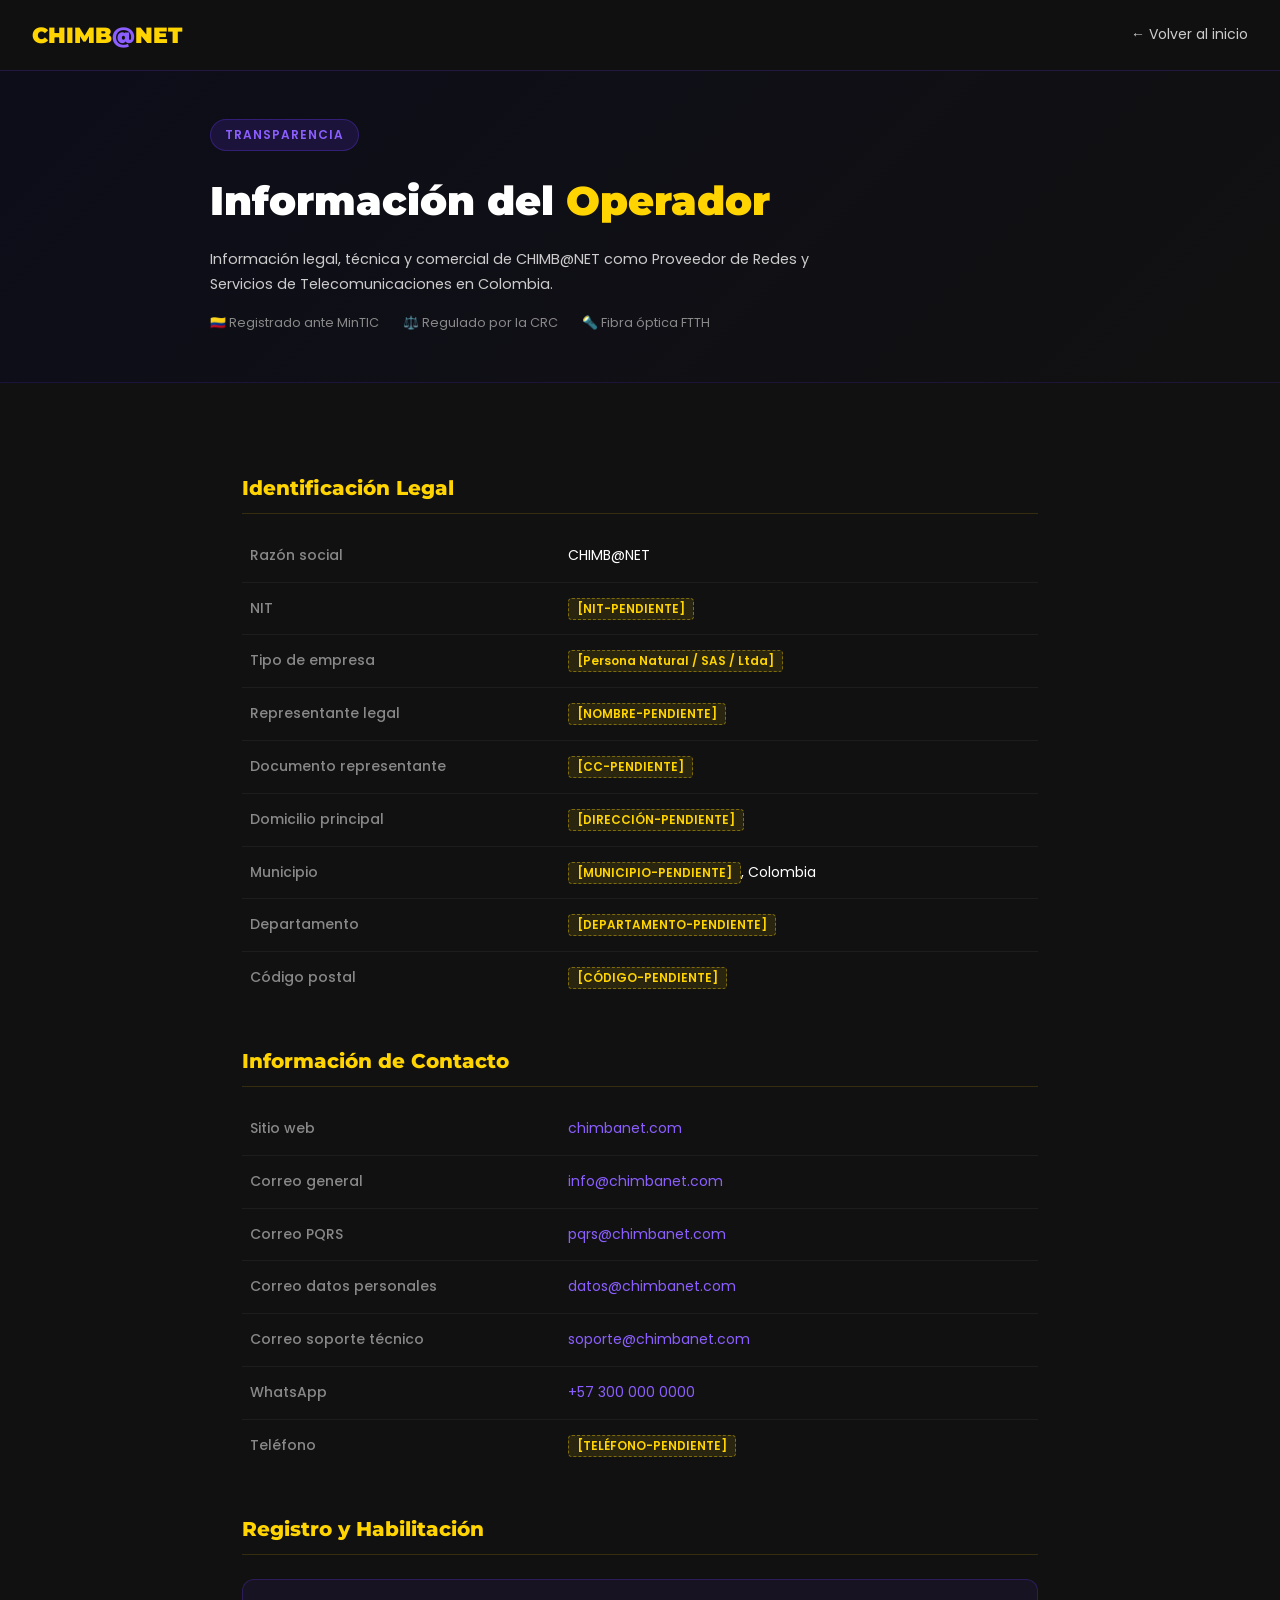
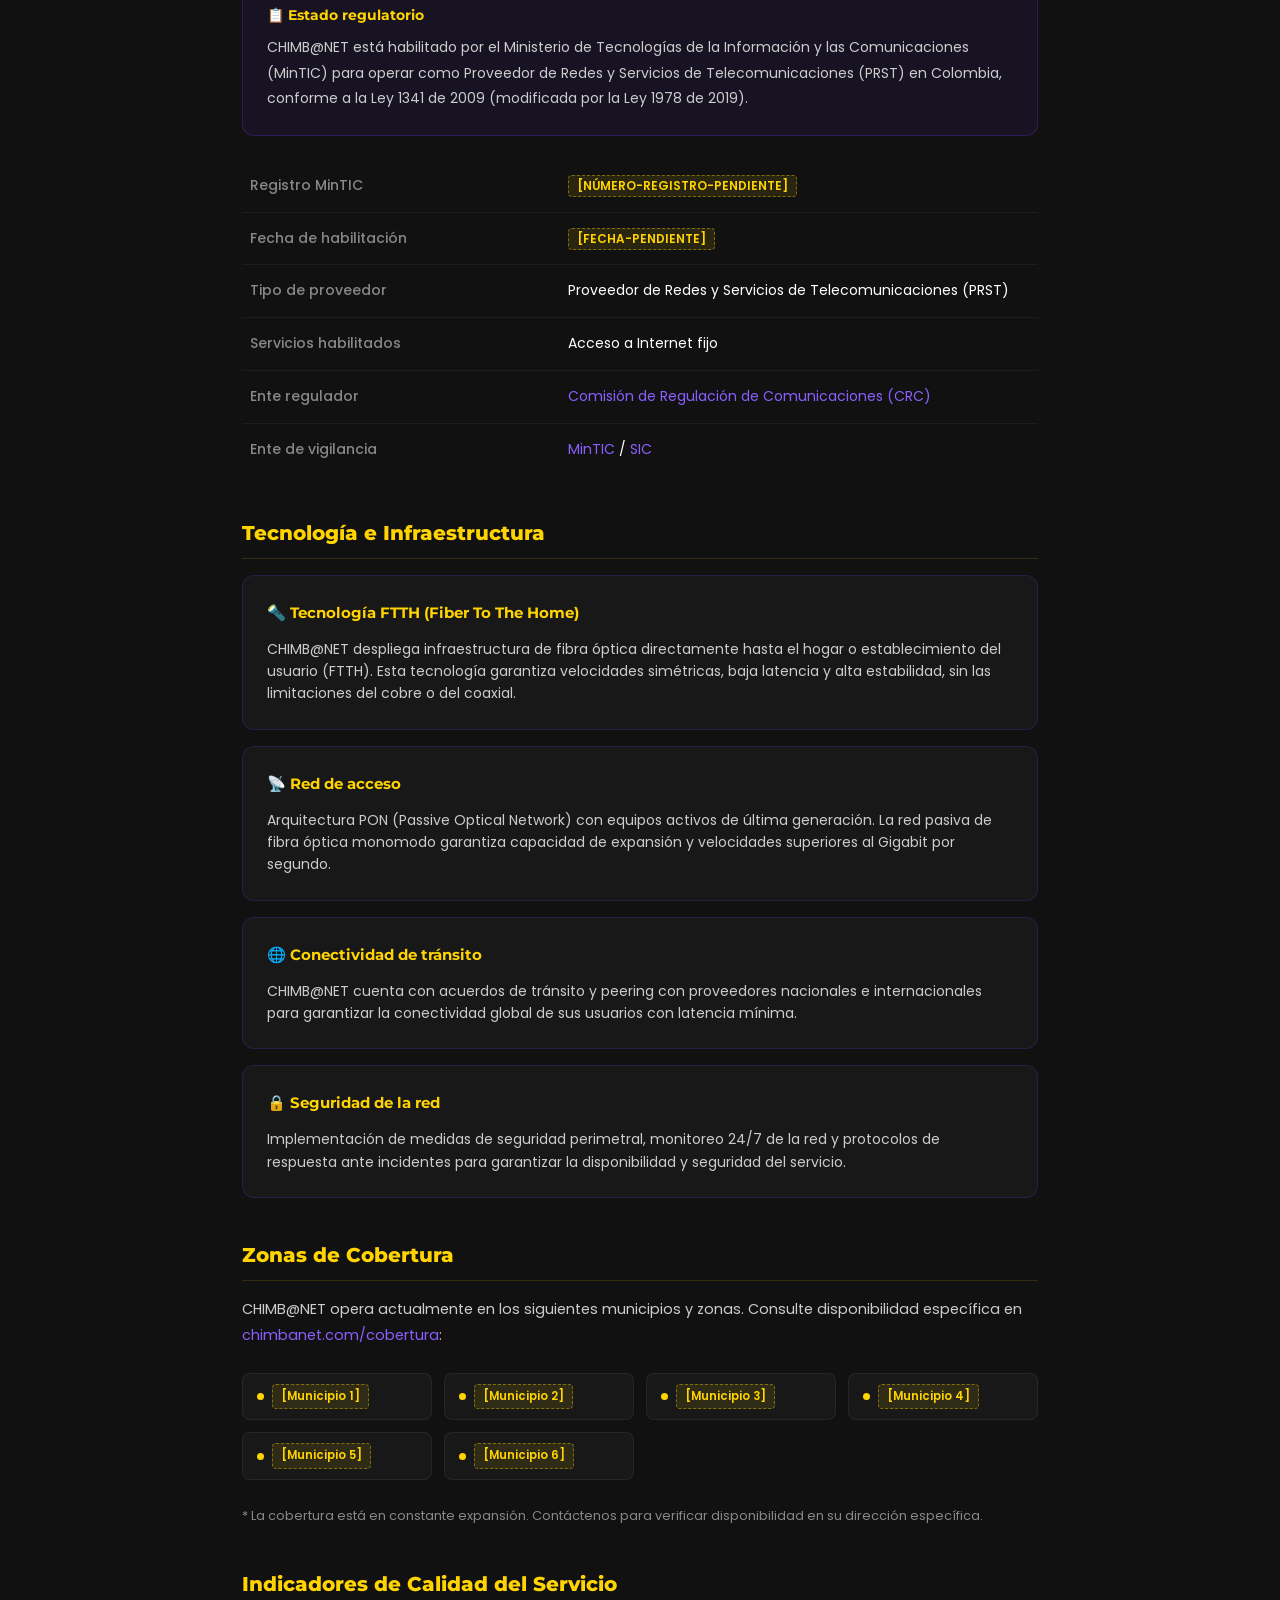
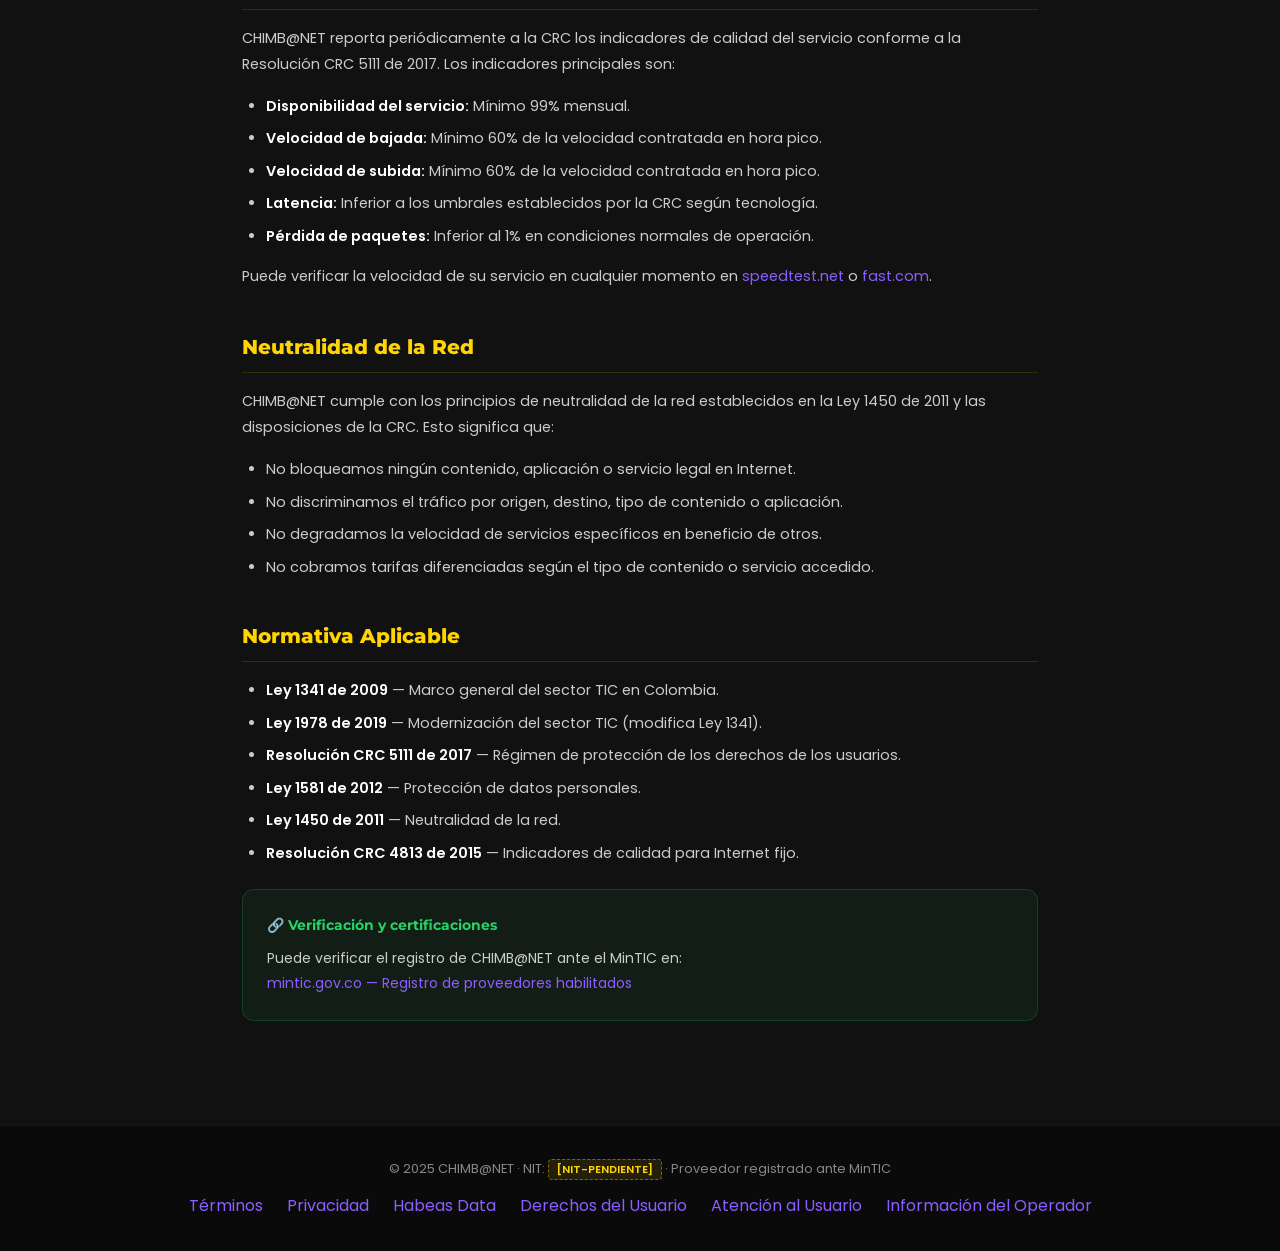
<file: legal/informacion-operador.html>
<!DOCTYPE html>
<html lang="es">
<head>
<meta charset="UTF-8">
<meta name="viewport" content="width=device-width, initial-scale=1.0">
<title>Información del Operador | CHIMB@NET</title>
<meta name="description" content="Información legal y comercial de CHIMB@NET como proveedor de servicios de telecomunicaciones en Colombia.">
<link rel="preconnect" href="https://fonts.googleapis.com">
<link href="https://fonts.googleapis.com/css2?family=Montserrat:wght@400;600;700;800;900&family=Poppins:wght@300;400;500;600&display=swap" rel="stylesheet">
<link rel="stylesheet" href="legal-base.css">
<style>
.info-table {
  width: 100%;
  border-collapse: collapse;
  margin: 1rem 0 2rem;
  font-size: 0.875rem;
}
.info-table tr { border-bottom: 1px solid rgba(255,255,255,0.05); }
.info-table tr:last-child { border-bottom: none; }
.info-table td { padding: 0.875rem 0.5rem; }
.info-table td:first-child { color: var(--gray); width: 40%; font-weight: 500; }
.info-table td:last-child { color: var(--white); font-weight: 400; }
.coverage-grid {
  display: grid;
  grid-template-columns: repeat(auto-fill, minmax(180px, 1fr));
  gap: 0.75rem;
  margin: 1.5rem 0;
}
.coverage-item {
  display: flex;
  align-items: center;
  gap: 0.5rem;
  background: rgba(255,255,255,0.03);
  border: 1px solid rgba(255,255,255,0.06);
  border-radius: 8px;
  padding: 0.625rem 0.875rem;
  font-size: 0.85rem;
  color: var(--gray-light);
}
.coverage-item .dot { width: 7px; height: 7px; background: var(--yellow); border-radius: 50%; flex-shrink: 0; }
.tech-card {
  background: rgba(255,255,255,0.03);
  border: 1px solid rgba(108,59,255,0.2);
  border-radius: 12px;
  padding: 1.5rem;
  margin-bottom: 1rem;
}
.tech-card h4 { font-size: 0.95rem; font-weight: 700; color: var(--yellow); margin-bottom: 0.75rem; }
.tech-card p { font-size: 0.875rem; color: var(--gray-light); margin: 0; line-height: 1.6; }
</style>
</head>
<body>
<nav>
  <a href="../index.html" class="nav-logo">CHIMB<span>@</span>NET</a>
  <a href="../index.html" class="nav-back">← Volver al inicio</a>
</nav>

<div class="page-hero">
  <div class="container">
    <span class="page-tag">Transparencia</span>
    <h1>Información del <span>Operador</span></h1>
    <p style="color: var(--gray-light); font-size: 0.9rem; max-width: 600px;">Información legal, técnica y comercial de CHIMB@NET como Proveedor de Redes y Servicios de Telecomunicaciones en Colombia.</p>
    <div class="meta">
      <span>🇨🇴 Registrado ante MinTIC</span>
      <span>⚖️ Regulado por la CRC</span>
      <span>🔦 Fibra óptica FTTH</span>
    </div>
  </div>
</div>

<div class="legal-content">

  <h2>Identificación Legal</h2>
  <table class="info-table">
    <tr><td>Razón social</td><td>CHIMB@NET</td></tr>
    <tr><td>NIT</td><td><span class="placeholder">[NIT-PENDIENTE]</span></td></tr>
    <tr><td>Tipo de empresa</td><td><span class="placeholder">[Persona Natural / SAS / Ltda]</span></td></tr>
    <tr><td>Representante legal</td><td><span class="placeholder">[NOMBRE-PENDIENTE]</span></td></tr>
    <tr><td>Documento representante</td><td><span class="placeholder">[CC-PENDIENTE]</span></td></tr>
    <tr><td>Domicilio principal</td><td><span class="placeholder">[DIRECCIÓN-PENDIENTE]</span></td></tr>
    <tr><td>Municipio</td><td><span class="placeholder">[MUNICIPIO-PENDIENTE]</span>, Colombia</td></tr>
    <tr><td>Departamento</td><td><span class="placeholder">[DEPARTAMENTO-PENDIENTE]</span></td></tr>
    <tr><td>Código postal</td><td><span class="placeholder">[CÓDIGO-PENDIENTE]</span></td></tr>
  </table>

  <h2>Información de Contacto</h2>
  <table class="info-table">
    <tr><td>Sitio web</td><td><a href="https://chimbanet.com">chimbanet.com</a></td></tr>
    <tr><td>Correo general</td><td><a href="mailto:info@chimbanet.com">info@chimbanet.com</a></td></tr>
    <tr><td>Correo PQRS</td><td><a href="mailto:pqrs@chimbanet.com">pqrs@chimbanet.com</a></td></tr>
    <tr><td>Correo datos personales</td><td><a href="mailto:datos@chimbanet.com">datos@chimbanet.com</a></td></tr>
    <tr><td>Correo soporte técnico</td><td><a href="mailto:soporte@chimbanet.com">soporte@chimbanet.com</a></td></tr>
    <tr><td>WhatsApp</td><td><a href="https://wa.me/573000000000" target="_blank" rel="noopener">+57 300 000 0000</a></td></tr>
    <tr><td>Teléfono</td><td><span class="placeholder">[TELÉFONO-PENDIENTE]</span></td></tr>
  </table>

  <h2>Registro y Habilitación</h2>
  <div class="info-box">
    <h4>📋 Estado regulatorio</h4>
    <p>CHIMB@NET está habilitado por el Ministerio de Tecnologías de la Información y las Comunicaciones (MinTIC) para operar como Proveedor de Redes y Servicios de Telecomunicaciones (PRST) en Colombia, conforme a la Ley 1341 de 2009 (modificada por la Ley 1978 de 2019).</p>
  </div>
  <table class="info-table">
    <tr><td>Registro MinTIC</td><td><span class="placeholder">[NÚMERO-REGISTRO-PENDIENTE]</span></td></tr>
    <tr><td>Fecha de habilitación</td><td><span class="placeholder">[FECHA-PENDIENTE]</span></td></tr>
    <tr><td>Tipo de proveedor</td><td>Proveedor de Redes y Servicios de Telecomunicaciones (PRST)</td></tr>
    <tr><td>Servicios habilitados</td><td>Acceso a Internet fijo</td></tr>
    <tr><td>Ente regulador</td><td><a href="https://www.crcom.gov.co" target="_blank" rel="noopener">Comisión de Regulación de Comunicaciones (CRC)</a></td></tr>
    <tr><td>Ente de vigilancia</td><td><a href="https://www.mintic.gov.co" target="_blank" rel="noopener">MinTIC</a> / <a href="https://www.sic.gov.co" target="_blank" rel="noopener">SIC</a></td></tr>
  </table>

  <h2>Tecnología e Infraestructura</h2>

  <div class="tech-card">
    <h4>🔦 Tecnología FTTH (Fiber To The Home)</h4>
    <p>CHIMB@NET despliega infraestructura de fibra óptica directamente hasta el hogar o establecimiento del usuario (FTTH). Esta tecnología garantiza velocidades simétricas, baja latencia y alta estabilidad, sin las limitaciones del cobre o del coaxial.</p>
  </div>

  <div class="tech-card">
    <h4>📡 Red de acceso</h4>
    <p>Arquitectura PON (Passive Optical Network) con equipos activos de última generación. La red pasiva de fibra óptica monomodo garantiza capacidad de expansión y velocidades superiores al Gigabit por segundo.</p>
  </div>

  <div class="tech-card">
    <h4>🌐 Conectividad de tránsito</h4>
    <p>CHIMB@NET cuenta con acuerdos de tránsito y peering con proveedores nacionales e internacionales para garantizar la conectividad global de sus usuarios con latencia mínima.</p>
  </div>

  <div class="tech-card">
    <h4>🔒 Seguridad de la red</h4>
    <p>Implementación de medidas de seguridad perimetral, monitoreo 24/7 de la red y protocolos de respuesta ante incidentes para garantizar la disponibilidad y seguridad del servicio.</p>
  </div>

  <h2>Zonas de Cobertura</h2>
  <p>CHIMB@NET opera actualmente en los siguientes municipios y zonas. Consulte disponibilidad específica en <a href="../index.html#cobertura">chimbanet.com/cobertura</a>:</p>

  <div class="coverage-grid">
    <div class="coverage-item"><span class="dot"></span><span class="placeholder">[Municipio 1]</span></div>
    <div class="coverage-item"><span class="dot"></span><span class="placeholder">[Municipio 2]</span></div>
    <div class="coverage-item"><span class="dot"></span><span class="placeholder">[Municipio 3]</span></div>
    <div class="coverage-item"><span class="dot"></span><span class="placeholder">[Municipio 4]</span></div>
    <div class="coverage-item"><span class="dot"></span><span class="placeholder">[Municipio 5]</span></div>
    <div class="coverage-item"><span class="dot"></span><span class="placeholder">[Municipio 6]</span></div>
  </div>
  <p style="font-size: 0.8rem; color: var(--gray);">* La cobertura está en constante expansión. Contáctenos para verificar disponibilidad en su dirección específica.</p>

  <h2>Indicadores de Calidad del Servicio</h2>
  <p>CHIMB@NET reporta periódicamente a la CRC los indicadores de calidad del servicio conforme a la Resolución CRC 5111 de 2017. Los indicadores principales son:</p>
  <ul>
    <li><strong>Disponibilidad del servicio:</strong> Mínimo 99% mensual.</li>
    <li><strong>Velocidad de bajada:</strong> Mínimo 60% de la velocidad contratada en hora pico.</li>
    <li><strong>Velocidad de subida:</strong> Mínimo 60% de la velocidad contratada en hora pico.</li>
    <li><strong>Latencia:</strong> Inferior a los umbrales establecidos por la CRC según tecnología.</li>
    <li><strong>Pérdida de paquetes:</strong> Inferior al 1% en condiciones normales de operación.</li>
  </ul>
  <p>Puede verificar la velocidad de su servicio en cualquier momento en <a href="https://www.speedtest.net" target="_blank" rel="noopener">speedtest.net</a> o <a href="https://fast.com" target="_blank" rel="noopener">fast.com</a>.</p>

  <h2>Neutralidad de la Red</h2>
  <p>CHIMB@NET cumple con los principios de neutralidad de la red establecidos en la Ley 1450 de 2011 y las disposiciones de la CRC. Esto significa que:</p>
  <ul>
    <li>No bloqueamos ningún contenido, aplicación o servicio legal en Internet.</li>
    <li>No discriminamos el tráfico por origen, destino, tipo de contenido o aplicación.</li>
    <li>No degradamos la velocidad de servicios específicos en beneficio de otros.</li>
    <li>No cobramos tarifas diferenciadas según el tipo de contenido o servicio accedido.</li>
  </ul>

  <h2>Normativa Aplicable</h2>
  <ul>
    <li><strong>Ley 1341 de 2009</strong> — Marco general del sector TIC en Colombia.</li>
    <li><strong>Ley 1978 de 2019</strong> — Modernización del sector TIC (modifica Ley 1341).</li>
    <li><strong>Resolución CRC 5111 de 2017</strong> — Régimen de protección de los derechos de los usuarios.</li>
    <li><strong>Ley 1581 de 2012</strong> — Protección de datos personales.</li>
    <li><strong>Ley 1450 de 2011</strong> — Neutralidad de la red.</li>
    <li><strong>Resolución CRC 4813 de 2015</strong> — Indicadores de calidad para Internet fijo.</li>
  </ul>

  <div class="info-box green">
    <h4>🔗 Verificación y certificaciones</h4>
    <p>
      Puede verificar el registro de CHIMB@NET ante el MinTIC en:<br>
      <a href="https://www.mintic.gov.co/portal/inicio/Servicios/Proveedores-habilitados/" target="_blank" rel="noopener">mintic.gov.co — Registro de proveedores habilitados</a>
    </p>
  </div>

</div>

<footer>
  <p>© 2025 CHIMB@NET · NIT: <span class="placeholder">[NIT-PENDIENTE]</span> · Proveedor registrado ante MinTIC</p>
  <div class="footer-links">
    <a href="terminos.html">Términos</a>
    <a href="politica-privacidad.html">Privacidad</a>
    <a href="habeas-data.html">Habeas Data</a>
    <a href="derechos-usuario.html">Derechos del Usuario</a>
    <a href="atencion-usuario.html">Atención al Usuario</a>
    <a href="informacion-operador.html">Información del Operador</a>
  </div>
</footer>
</body>
</html>
</file>
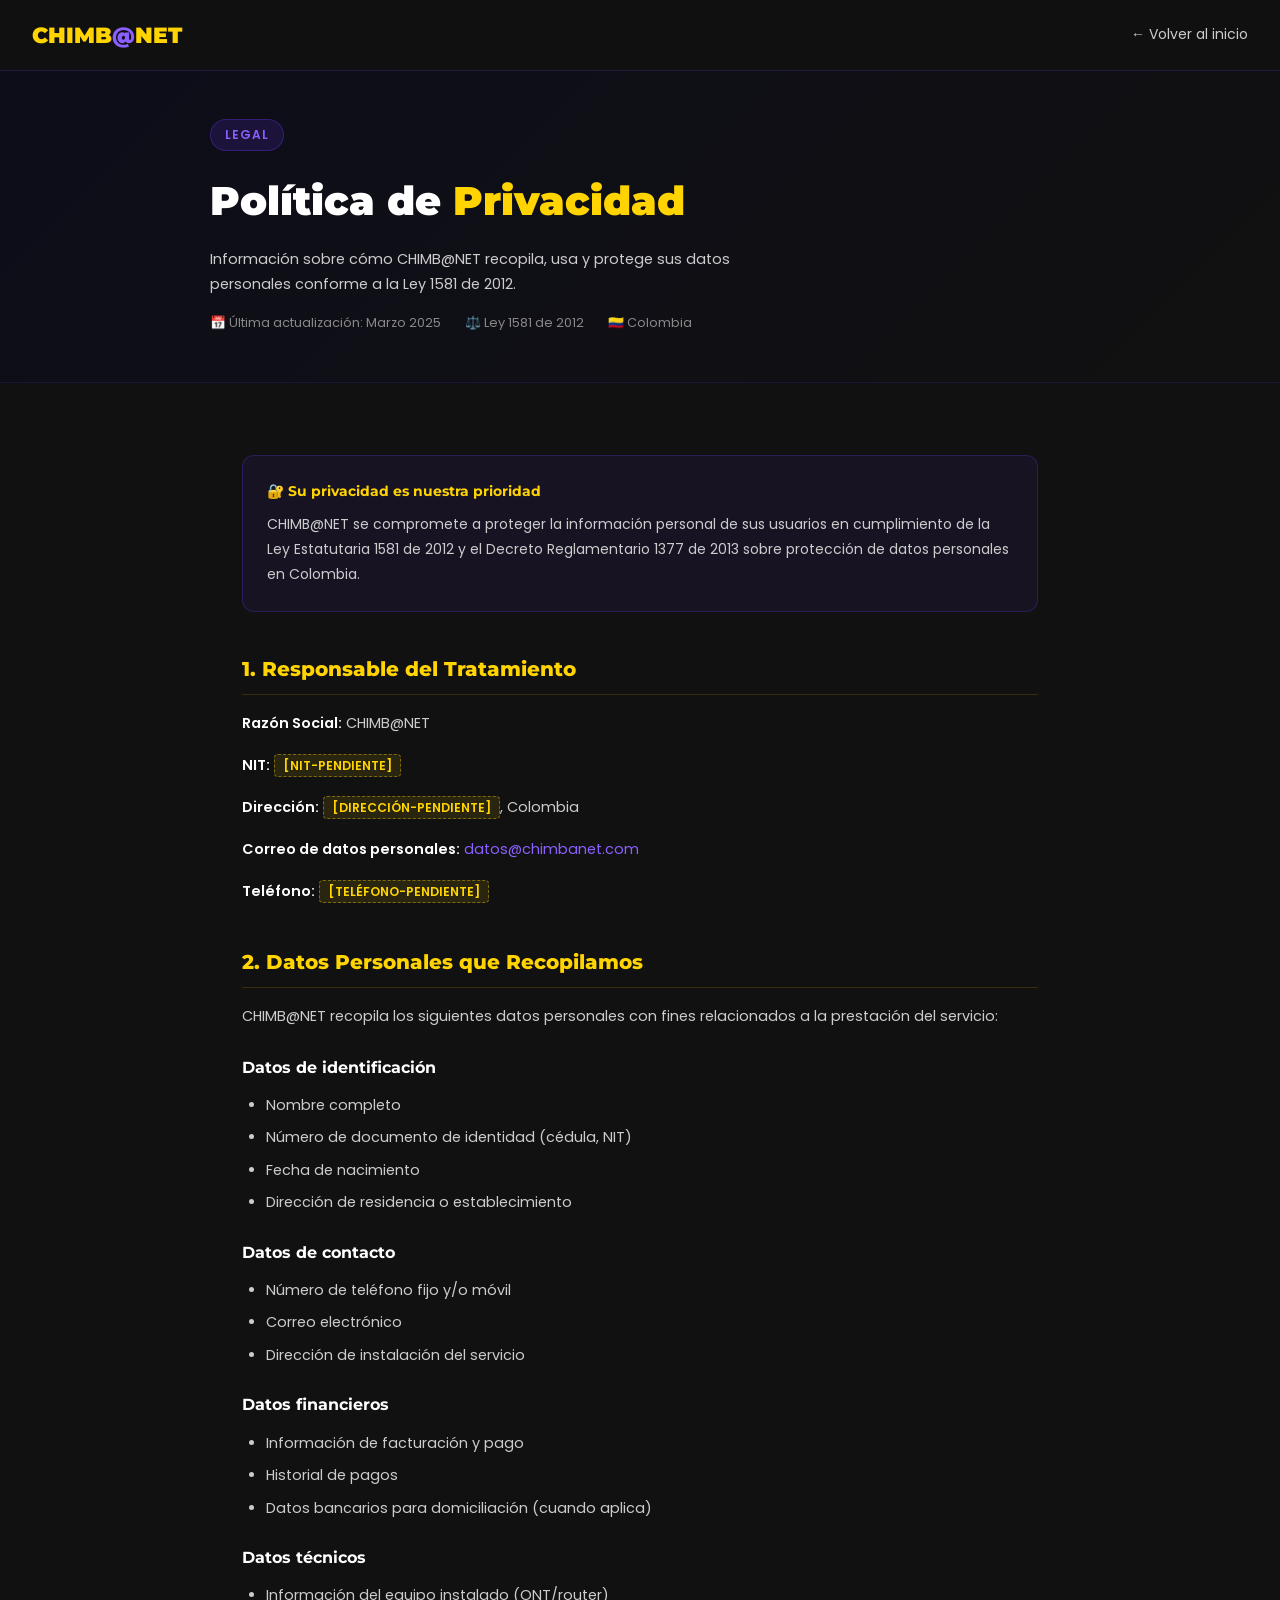
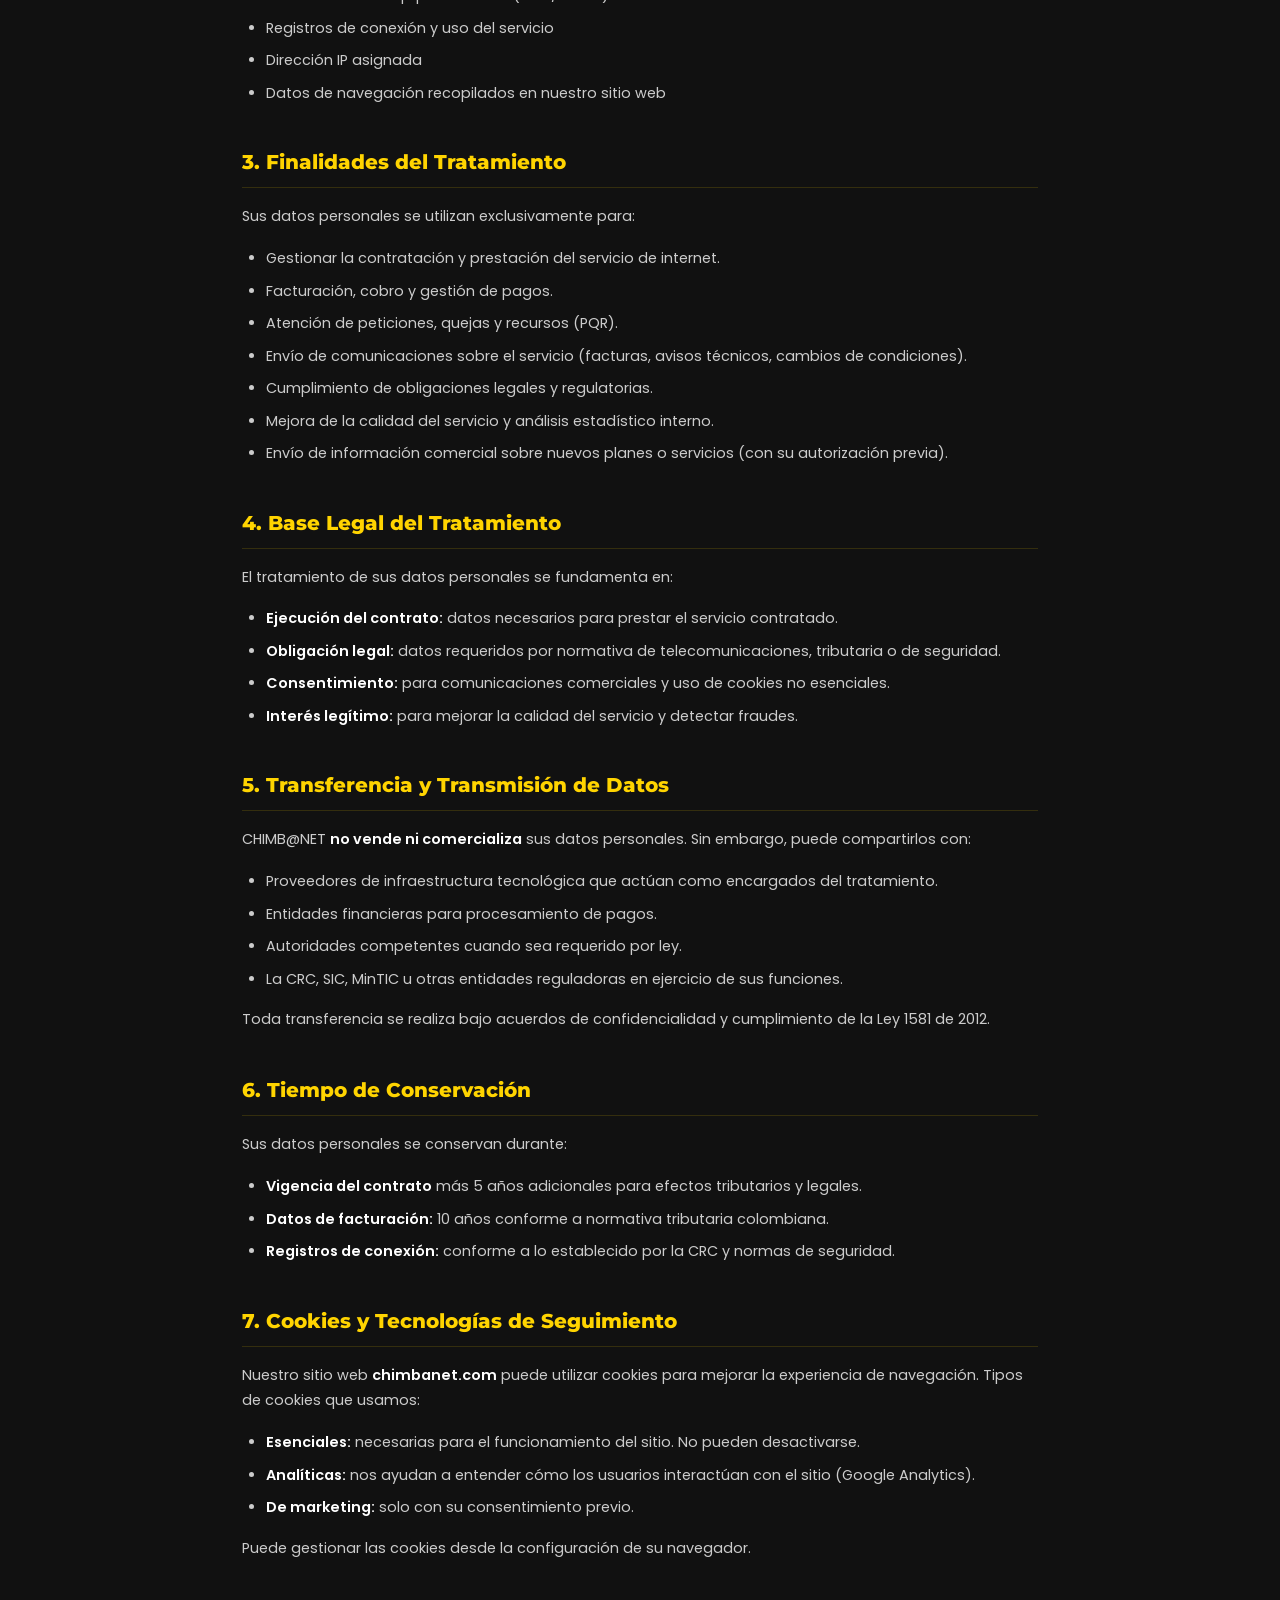
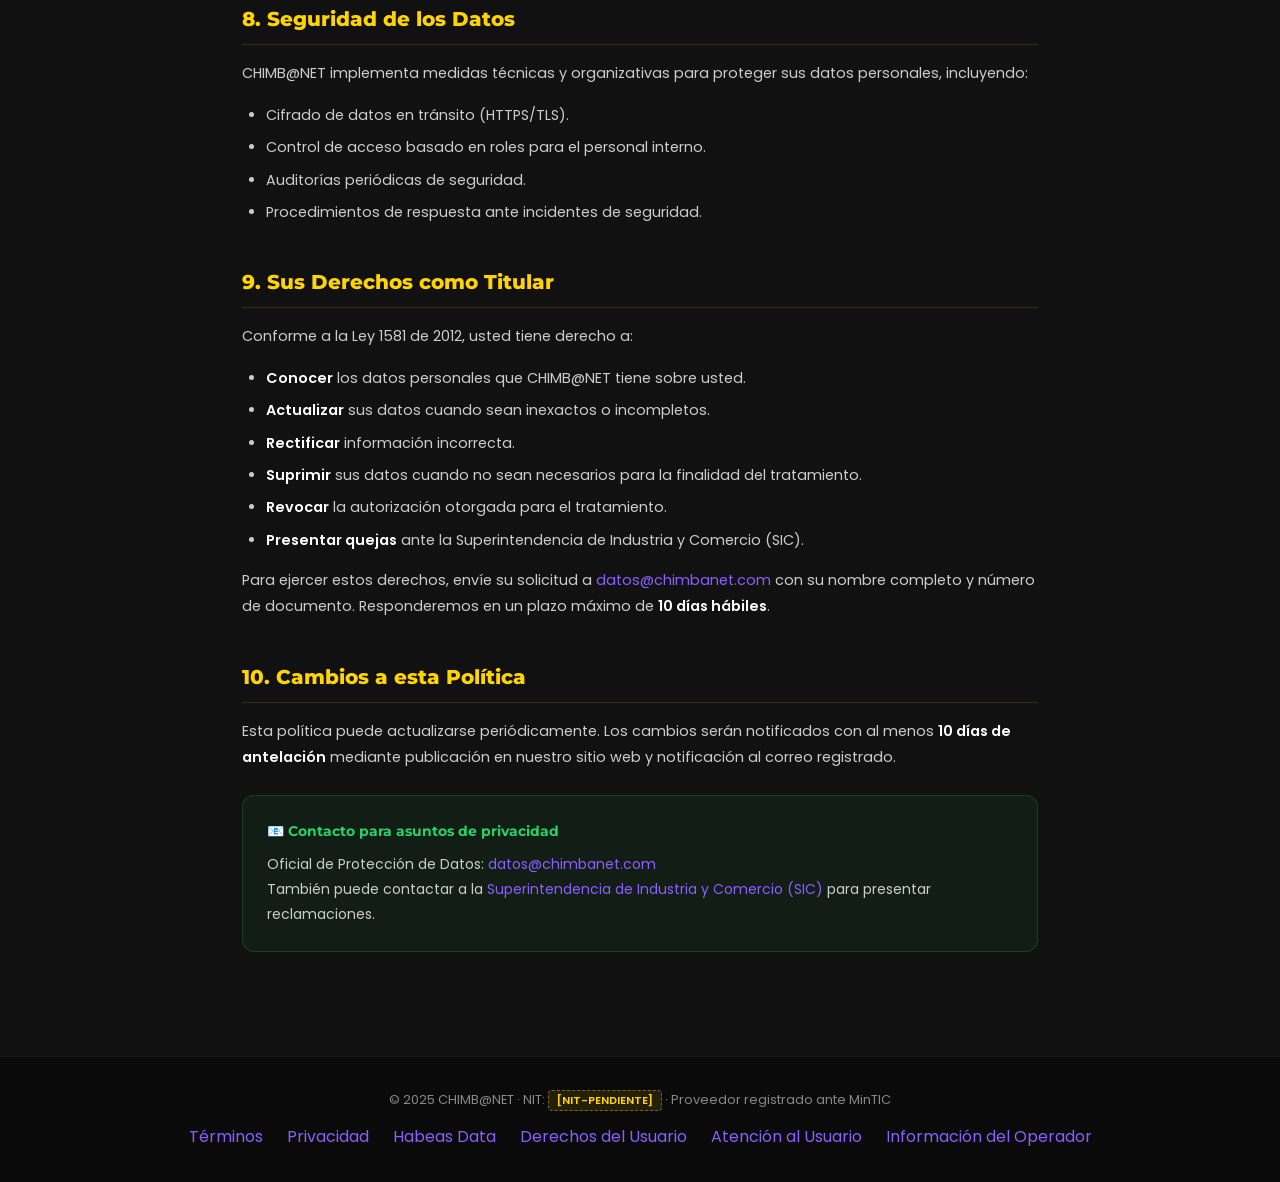
<file: legal/politica-privacidad.html>
<!DOCTYPE html>
<html lang="es">
<head>
<meta charset="UTF-8">
<meta name="viewport" content="width=device-width, initial-scale=1.0">
<title>Política de Privacidad | CHIMB@NET</title>
<meta name="description" content="Política de privacidad y protección de datos personales de CHIMB@NET conforme a la Ley 1581 de 2012.">
<link rel="preconnect" href="https://fonts.googleapis.com">
<link href="https://fonts.googleapis.com/css2?family=Montserrat:wght@400;600;700;800;900&family=Poppins:wght@300;400;500;600&display=swap" rel="stylesheet">
<link rel="stylesheet" href="legal-base.css">
</head>
<body>
<nav>
  <a href="../index.html" class="nav-logo">CHIMB<span>@</span>NET</a>
  <a href="../index.html" class="nav-back">← Volver al inicio</a>
</nav>

<div class="page-hero">
  <div class="container">
    <span class="page-tag">Legal</span>
    <h1>Política de <span>Privacidad</span></h1>
    <p style="color: var(--gray-light); font-size: 0.9rem; max-width: 600px;">Información sobre cómo CHIMB@NET recopila, usa y protege sus datos personales conforme a la Ley 1581 de 2012.</p>
    <div class="meta">
      <span>📅 Última actualización: Marzo 2025</span>
      <span>⚖️ Ley 1581 de 2012</span>
      <span>🇨🇴 Colombia</span>
    </div>
  </div>
</div>

<div class="legal-content">

  <div class="info-box">
    <h4>🔐 Su privacidad es nuestra prioridad</h4>
    <p>CHIMB@NET se compromete a proteger la información personal de sus usuarios en cumplimiento de la Ley Estatutaria 1581 de 2012 y el Decreto Reglamentario 1377 de 2013 sobre protección de datos personales en Colombia.</p>
  </div>

  <h2>1. Responsable del Tratamiento</h2>
  <p><strong>Razón Social:</strong> CHIMB@NET</p>
  <p><strong>NIT:</strong> <span class="placeholder">[NIT-PENDIENTE]</span></p>
  <p><strong>Dirección:</strong> <span class="placeholder">[DIRECCIÓN-PENDIENTE]</span>, Colombia</p>
  <p><strong>Correo de datos personales:</strong> <a href="mailto:datos@chimbanet.com">datos@chimbanet.com</a></p>
  <p><strong>Teléfono:</strong> <span class="placeholder">[TELÉFONO-PENDIENTE]</span></p>

  <h2>2. Datos Personales que Recopilamos</h2>
  <p>CHIMB@NET recopila los siguientes datos personales con fines relacionados a la prestación del servicio:</p>

  <h3>Datos de identificación</h3>
  <ul>
    <li>Nombre completo</li>
    <li>Número de documento de identidad (cédula, NIT)</li>
    <li>Fecha de nacimiento</li>
    <li>Dirección de residencia o establecimiento</li>
  </ul>

  <h3>Datos de contacto</h3>
  <ul>
    <li>Número de teléfono fijo y/o móvil</li>
    <li>Correo electrónico</li>
    <li>Dirección de instalación del servicio</li>
  </ul>

  <h3>Datos financieros</h3>
  <ul>
    <li>Información de facturación y pago</li>
    <li>Historial de pagos</li>
    <li>Datos bancarios para domiciliación (cuando aplica)</li>
  </ul>

  <h3>Datos técnicos</h3>
  <ul>
    <li>Información del equipo instalado (ONT/router)</li>
    <li>Registros de conexión y uso del servicio</li>
    <li>Dirección IP asignada</li>
    <li>Datos de navegación recopilados en nuestro sitio web</li>
  </ul>

  <h2>3. Finalidades del Tratamiento</h2>
  <p>Sus datos personales se utilizan exclusivamente para:</p>
  <ul>
    <li>Gestionar la contratación y prestación del servicio de internet.</li>
    <li>Facturación, cobro y gestión de pagos.</li>
    <li>Atención de peticiones, quejas y recursos (PQR).</li>
    <li>Envío de comunicaciones sobre el servicio (facturas, avisos técnicos, cambios de condiciones).</li>
    <li>Cumplimiento de obligaciones legales y regulatorias.</li>
    <li>Mejora de la calidad del servicio y análisis estadístico interno.</li>
    <li>Envío de información comercial sobre nuevos planes o servicios (con su autorización previa).</li>
  </ul>

  <h2>4. Base Legal del Tratamiento</h2>
  <p>El tratamiento de sus datos personales se fundamenta en:</p>
  <ul>
    <li><strong>Ejecución del contrato:</strong> datos necesarios para prestar el servicio contratado.</li>
    <li><strong>Obligación legal:</strong> datos requeridos por normativa de telecomunicaciones, tributaria o de seguridad.</li>
    <li><strong>Consentimiento:</strong> para comunicaciones comerciales y uso de cookies no esenciales.</li>
    <li><strong>Interés legítimo:</strong> para mejorar la calidad del servicio y detectar fraudes.</li>
  </ul>

  <h2>5. Transferencia y Transmisión de Datos</h2>
  <p>CHIMB@NET <strong>no vende ni comercializa</strong> sus datos personales. Sin embargo, puede compartirlos con:</p>
  <ul>
    <li>Proveedores de infraestructura tecnológica que actúan como encargados del tratamiento.</li>
    <li>Entidades financieras para procesamiento de pagos.</li>
    <li>Autoridades competentes cuando sea requerido por ley.</li>
    <li>La CRC, SIC, MinTIC u otras entidades reguladoras en ejercicio de sus funciones.</li>
  </ul>
  <p>Toda transferencia se realiza bajo acuerdos de confidencialidad y cumplimiento de la Ley 1581 de 2012.</p>

  <h2>6. Tiempo de Conservación</h2>
  <p>Sus datos personales se conservan durante:</p>
  <ul>
    <li><strong>Vigencia del contrato</strong> más 5 años adicionales para efectos tributarios y legales.</li>
    <li><strong>Datos de facturación:</strong> 10 años conforme a normativa tributaria colombiana.</li>
    <li><strong>Registros de conexión:</strong> conforme a lo establecido por la CRC y normas de seguridad.</li>
  </ul>

  <h2>7. Cookies y Tecnologías de Seguimiento</h2>
  <p>Nuestro sitio web <strong>chimbanet.com</strong> puede utilizar cookies para mejorar la experiencia de navegación. Tipos de cookies que usamos:</p>
  <ul>
    <li><strong>Esenciales:</strong> necesarias para el funcionamiento del sitio. No pueden desactivarse.</li>
    <li><strong>Analíticas:</strong> nos ayudan a entender cómo los usuarios interactúan con el sitio (Google Analytics).</li>
    <li><strong>De marketing:</strong> solo con su consentimiento previo.</li>
  </ul>
  <p>Puede gestionar las cookies desde la configuración de su navegador.</p>

  <h2>8. Seguridad de los Datos</h2>
  <p>CHIMB@NET implementa medidas técnicas y organizativas para proteger sus datos personales, incluyendo:</p>
  <ul>
    <li>Cifrado de datos en tránsito (HTTPS/TLS).</li>
    <li>Control de acceso basado en roles para el personal interno.</li>
    <li>Auditorías periódicas de seguridad.</li>
    <li>Procedimientos de respuesta ante incidentes de seguridad.</li>
  </ul>

  <h2>9. Sus Derechos como Titular</h2>
  <p>Conforme a la Ley 1581 de 2012, usted tiene derecho a:</p>
  <ul>
    <li><strong>Conocer</strong> los datos personales que CHIMB@NET tiene sobre usted.</li>
    <li><strong>Actualizar</strong> sus datos cuando sean inexactos o incompletos.</li>
    <li><strong>Rectificar</strong> información incorrecta.</li>
    <li><strong>Suprimir</strong> sus datos cuando no sean necesarios para la finalidad del tratamiento.</li>
    <li><strong>Revocar</strong> la autorización otorgada para el tratamiento.</li>
    <li><strong>Presentar quejas</strong> ante la Superintendencia de Industria y Comercio (SIC).</li>
  </ul>
  <p>Para ejercer estos derechos, envíe su solicitud a <a href="mailto:datos@chimbanet.com">datos@chimbanet.com</a> con su nombre completo y número de documento. Responderemos en un plazo máximo de <strong>10 días hábiles</strong>.</p>

  <h2>10. Cambios a esta Política</h2>
  <p>Esta política puede actualizarse periódicamente. Los cambios serán notificados con al menos <strong>10 días de antelación</strong> mediante publicación en nuestro sitio web y notificación al correo registrado.</p>

  <div class="info-box green">
    <h4>📧 Contacto para asuntos de privacidad</h4>
    <p>Oficial de Protección de Datos: <a href="mailto:datos@chimbanet.com">datos@chimbanet.com</a><br>
    También puede contactar a la <a href="https://www.sic.gov.co" target="_blank" rel="noopener">Superintendencia de Industria y Comercio (SIC)</a> para presentar reclamaciones.</p>
  </div>

</div>

<footer>
  <p>© 2025 CHIMB@NET · NIT: <span class="placeholder">[NIT-PENDIENTE]</span> · Proveedor registrado ante MinTIC</p>
  <div class="footer-links">
    <a href="terminos.html">Términos</a>
    <a href="politica-privacidad.html">Privacidad</a>
    <a href="habeas-data.html">Habeas Data</a>
    <a href="derechos-usuario.html">Derechos del Usuario</a>
    <a href="atencion-usuario.html">Atención al Usuario</a>
    <a href="informacion-operador.html">Información del Operador</a>
  </div>
</footer>
</body>
</html>
</file>
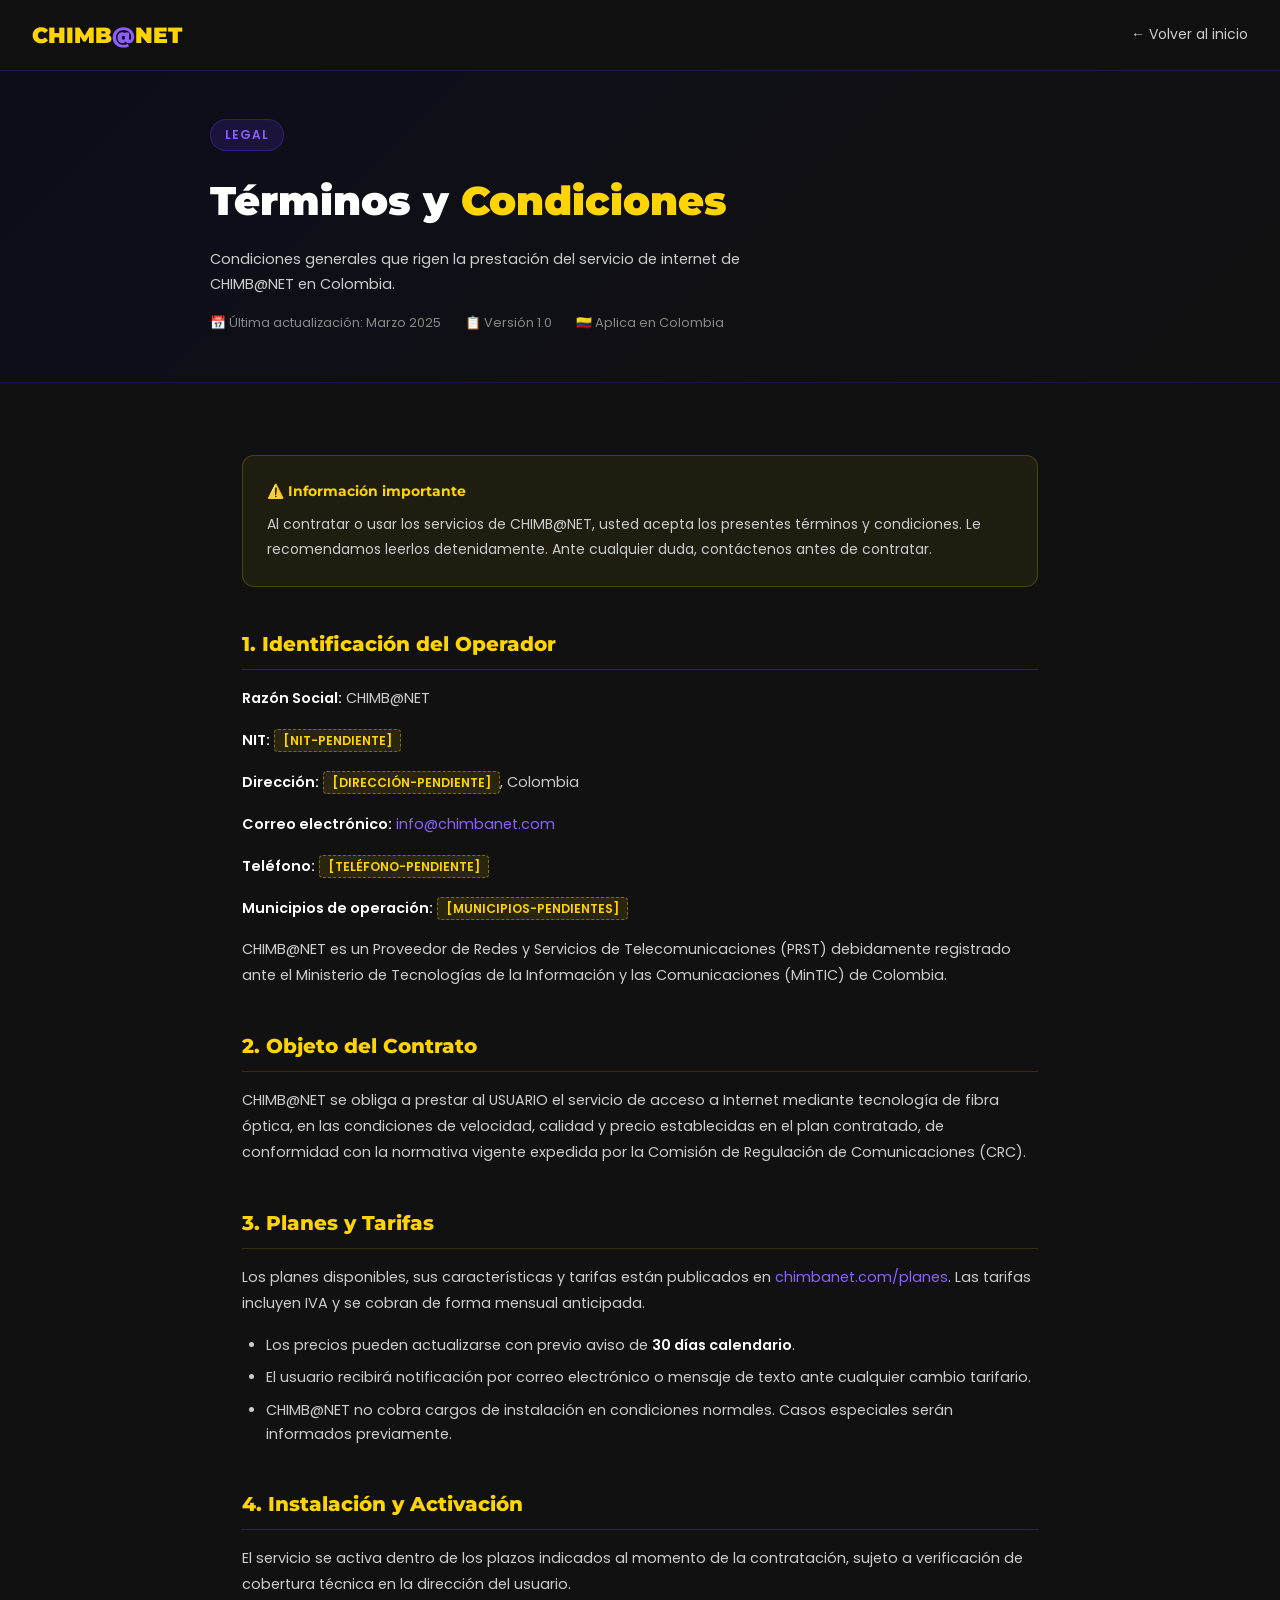
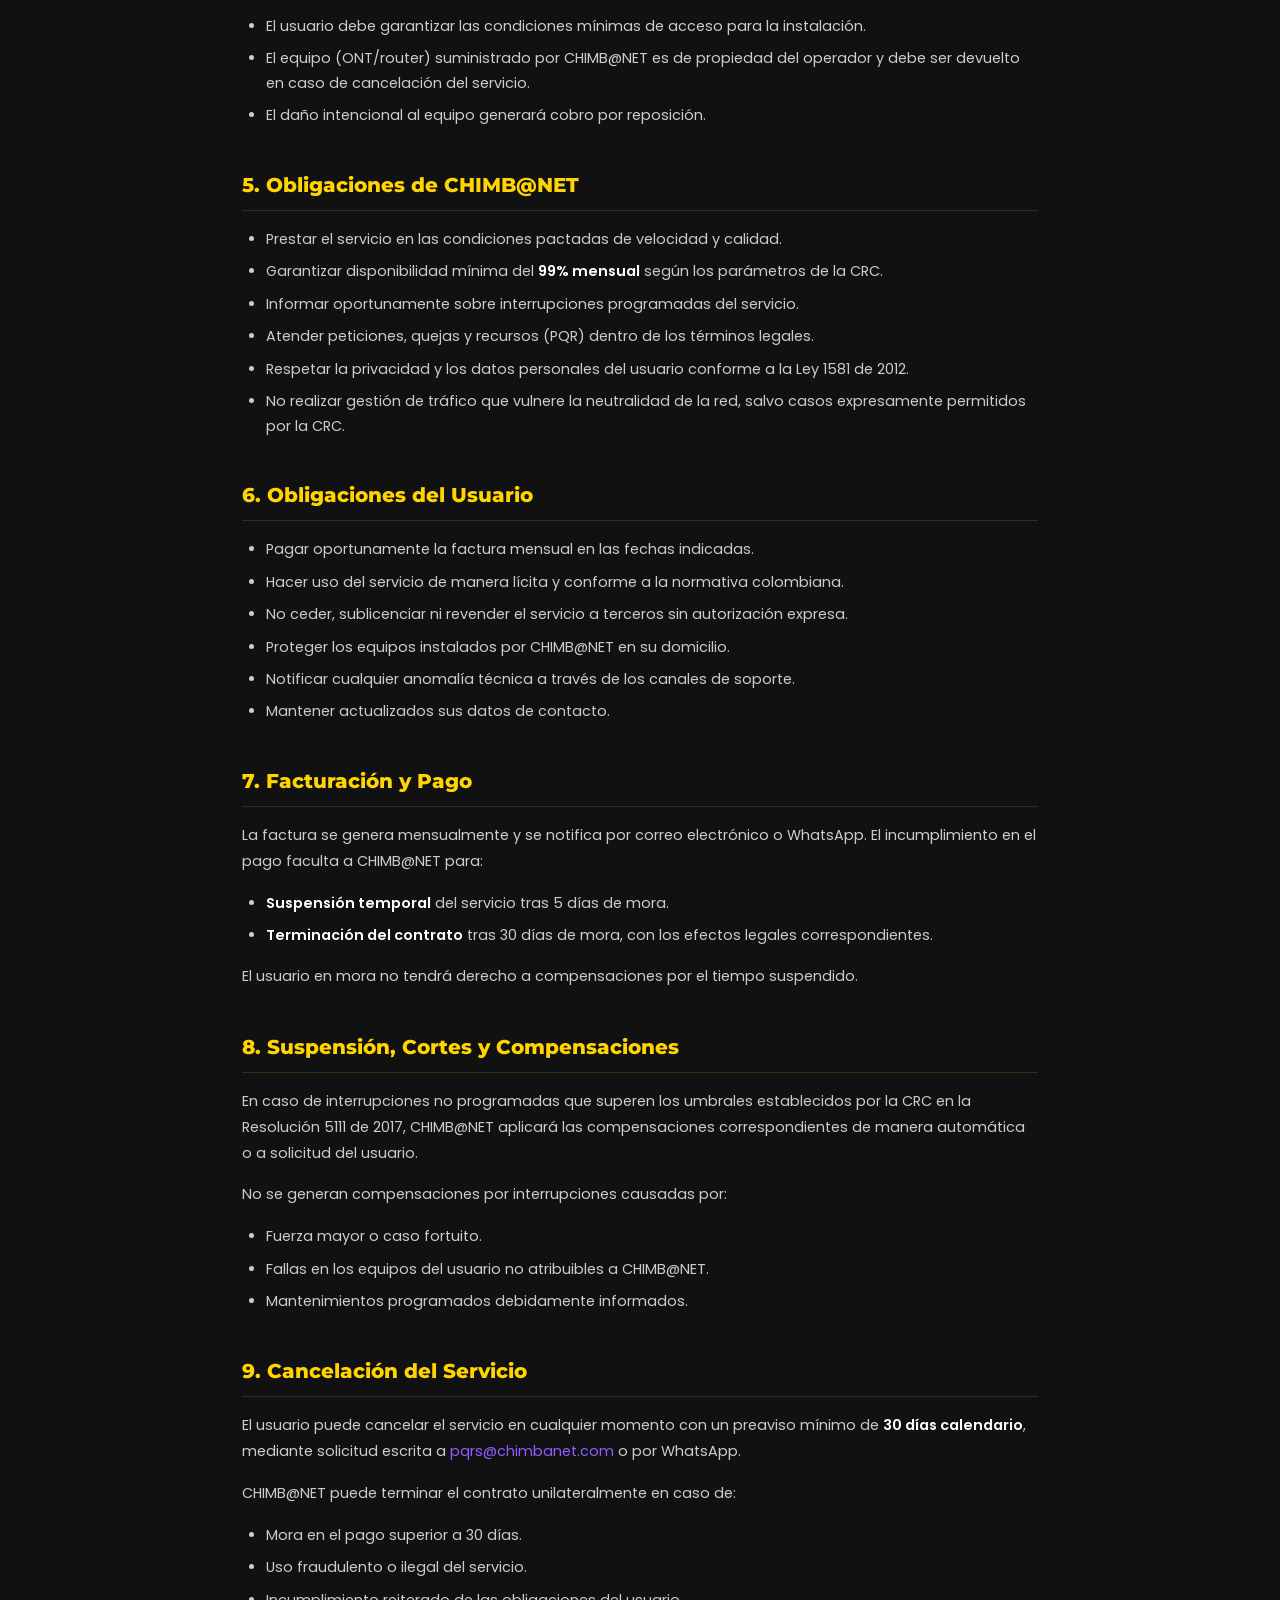
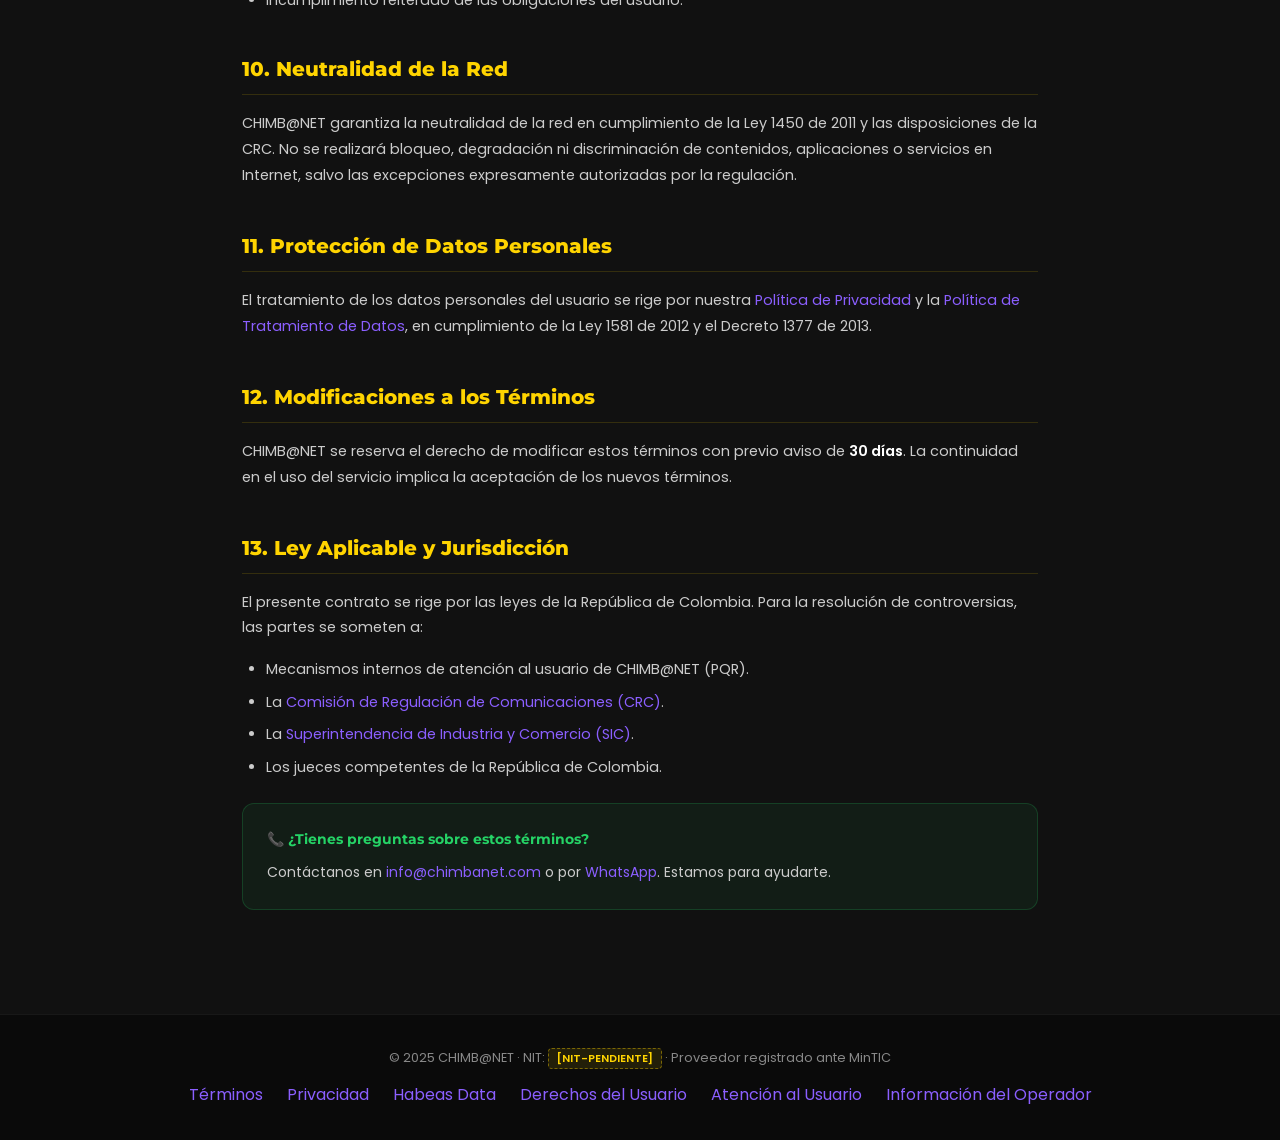
<file: legal/terminos.html>
<!DOCTYPE html>
<html lang="es">
<head>
<meta charset="UTF-8">
<meta name="viewport" content="width=device-width, initial-scale=1.0">
<title>Términos y Condiciones | CHIMB@NET</title>
<meta name="description" content="Términos y condiciones del servicio de internet CHIMB@NET en Colombia.">
<link rel="preconnect" href="https://fonts.googleapis.com">
<link href="https://fonts.googleapis.com/css2?family=Montserrat:wght@400;600;700;800;900&family=Poppins:wght@300;400;500;600&display=swap" rel="stylesheet">
<link rel="stylesheet" href="legal-base.css">
</head>
<body>
<nav>
  <a href="../index.html" class="nav-logo">CHIMB<span>@</span>NET</a>
  <a href="../index.html" class="nav-back">← Volver al inicio</a>
</nav>

<div class="page-hero">
  <div class="container">
    <span class="page-tag">Legal</span>
    <h1>Términos y <span>Condiciones</span></h1>
    <p style="color: var(--gray-light); font-size: 0.9rem; max-width: 600px;">Condiciones generales que rigen la prestación del servicio de internet de CHIMB@NET en Colombia.</p>
    <div class="meta">
      <span>📅 Última actualización: Marzo 2025</span>
      <span>📋 Versión 1.0</span>
      <span>🇨🇴 Aplica en Colombia</span>
    </div>
  </div>
</div>

<div class="legal-content">

  <div class="info-box yellow">
    <h4>⚠️ Información importante</h4>
    <p>Al contratar o usar los servicios de CHIMB@NET, usted acepta los presentes términos y condiciones. Le recomendamos leerlos detenidamente. Ante cualquier duda, contáctenos antes de contratar.</p>
  </div>

  <h2>1. Identificación del Operador</h2>
  <p><strong>Razón Social:</strong> CHIMB@NET</p>
  <p><strong>NIT:</strong> <span class="placeholder">[NIT-PENDIENTE]</span></p>
  <p><strong>Dirección:</strong> <span class="placeholder">[DIRECCIÓN-PENDIENTE]</span>, Colombia</p>
  <p><strong>Correo electrónico:</strong> <a href="mailto:info@chimbanet.com">info@chimbanet.com</a></p>
  <p><strong>Teléfono:</strong> <span class="placeholder">[TELÉFONO-PENDIENTE]</span></p>
  <p><strong>Municipios de operación:</strong> <span class="placeholder">[MUNICIPIOS-PENDIENTES]</span></p>
  <p>CHIMB@NET es un Proveedor de Redes y Servicios de Telecomunicaciones (PRST) debidamente registrado ante el Ministerio de Tecnologías de la Información y las Comunicaciones (MinTIC) de Colombia.</p>

  <h2>2. Objeto del Contrato</h2>
  <p>CHIMB@NET se obliga a prestar al USUARIO el servicio de acceso a Internet mediante tecnología de fibra óptica, en las condiciones de velocidad, calidad y precio establecidas en el plan contratado, de conformidad con la normativa vigente expedida por la Comisión de Regulación de Comunicaciones (CRC).</p>

  <h2>3. Planes y Tarifas</h2>
  <p>Los planes disponibles, sus características y tarifas están publicados en <a href="../index.html#planes">chimbanet.com/planes</a>. Las tarifas incluyen IVA y se cobran de forma mensual anticipada.</p>
  <ul>
    <li>Los precios pueden actualizarse con previo aviso de <strong>30 días calendario</strong>.</li>
    <li>El usuario recibirá notificación por correo electrónico o mensaje de texto ante cualquier cambio tarifario.</li>
    <li>CHIMB@NET no cobra cargos de instalación en condiciones normales. Casos especiales serán informados previamente.</li>
  </ul>

  <h2>4. Instalación y Activación</h2>
  <p>El servicio se activa dentro de los plazos indicados al momento de la contratación, sujeto a verificación de cobertura técnica en la dirección del usuario.</p>
  <ul>
    <li>El usuario debe garantizar las condiciones mínimas de acceso para la instalación.</li>
    <li>El equipo (ONT/router) suministrado por CHIMB@NET es de propiedad del operador y debe ser devuelto en caso de cancelación del servicio.</li>
    <li>El daño intencional al equipo generará cobro por reposición.</li>
  </ul>

  <h2>5. Obligaciones de CHIMB@NET</h2>
  <ul>
    <li>Prestar el servicio en las condiciones pactadas de velocidad y calidad.</li>
    <li>Garantizar disponibilidad mínima del <strong>99% mensual</strong> según los parámetros de la CRC.</li>
    <li>Informar oportunamente sobre interrupciones programadas del servicio.</li>
    <li>Atender peticiones, quejas y recursos (PQR) dentro de los términos legales.</li>
    <li>Respetar la privacidad y los datos personales del usuario conforme a la Ley 1581 de 2012.</li>
    <li>No realizar gestión de tráfico que vulnere la neutralidad de la red, salvo casos expresamente permitidos por la CRC.</li>
  </ul>

  <h2>6. Obligaciones del Usuario</h2>
  <ul>
    <li>Pagar oportunamente la factura mensual en las fechas indicadas.</li>
    <li>Hacer uso del servicio de manera lícita y conforme a la normativa colombiana.</li>
    <li>No ceder, sublicenciar ni revender el servicio a terceros sin autorización expresa.</li>
    <li>Proteger los equipos instalados por CHIMB@NET en su domicilio.</li>
    <li>Notificar cualquier anomalía técnica a través de los canales de soporte.</li>
    <li>Mantener actualizados sus datos de contacto.</li>
  </ul>

  <h2>7. Facturación y Pago</h2>
  <p>La factura se genera mensualmente y se notifica por correo electrónico o WhatsApp. El incumplimiento en el pago faculta a CHIMB@NET para:</p>
  <ul>
    <li><strong>Suspensión temporal</strong> del servicio tras 5 días de mora.</li>
    <li><strong>Terminación del contrato</strong> tras 30 días de mora, con los efectos legales correspondientes.</li>
  </ul>
  <p>El usuario en mora no tendrá derecho a compensaciones por el tiempo suspendido.</p>

  <h2>8. Suspensión, Cortes y Compensaciones</h2>
  <p>En caso de interrupciones no programadas que superen los umbrales establecidos por la CRC en la Resolución 5111 de 2017, CHIMB@NET aplicará las compensaciones correspondientes de manera automática o a solicitud del usuario.</p>
  <p>No se generan compensaciones por interrupciones causadas por:</p>
  <ul>
    <li>Fuerza mayor o caso fortuito.</li>
    <li>Fallas en los equipos del usuario no atribuibles a CHIMB@NET.</li>
    <li>Mantenimientos programados debidamente informados.</li>
  </ul>

  <h2>9. Cancelación del Servicio</h2>
  <p>El usuario puede cancelar el servicio en cualquier momento con un preaviso mínimo de <strong>30 días calendario</strong>, mediante solicitud escrita a <a href="mailto:pqrs@chimbanet.com">pqrs@chimbanet.com</a> o por WhatsApp.</p>
  <p>CHIMB@NET puede terminar el contrato unilateralmente en caso de:</p>
  <ul>
    <li>Mora en el pago superior a 30 días.</li>
    <li>Uso fraudulento o ilegal del servicio.</li>
    <li>Incumplimiento reiterado de las obligaciones del usuario.</li>
  </ul>

  <h2>10. Neutralidad de la Red</h2>
  <p>CHIMB@NET garantiza la neutralidad de la red en cumplimiento de la Ley 1450 de 2011 y las disposiciones de la CRC. No se realizará bloqueo, degradación ni discriminación de contenidos, aplicaciones o servicios en Internet, salvo las excepciones expresamente autorizadas por la regulación.</p>

  <h2>11. Protección de Datos Personales</h2>
  <p>El tratamiento de los datos personales del usuario se rige por nuestra <a href="politica-privacidad.html">Política de Privacidad</a> y la <a href="habeas-data.html">Política de Tratamiento de Datos</a>, en cumplimiento de la Ley 1581 de 2012 y el Decreto 1377 de 2013.</p>

  <h2>12. Modificaciones a los Términos</h2>
  <p>CHIMB@NET se reserva el derecho de modificar estos términos con previo aviso de <strong>30 días</strong>. La continuidad en el uso del servicio implica la aceptación de los nuevos términos.</p>

  <h2>13. Ley Aplicable y Jurisdicción</h2>
  <p>El presente contrato se rige por las leyes de la República de Colombia. Para la resolución de controversias, las partes se someten a:</p>
  <ul>
    <li>Mecanismos internos de atención al usuario de CHIMB@NET (PQR).</li>
    <li>La <a href="https://www.crcom.gov.co" target="_blank" rel="noopener">Comisión de Regulación de Comunicaciones (CRC)</a>.</li>
    <li>La <a href="https://www.sic.gov.co" target="_blank" rel="noopener">Superintendencia de Industria y Comercio (SIC)</a>.</li>
    <li>Los jueces competentes de la República de Colombia.</li>
  </ul>

  <div class="info-box green">
    <h4>📞 ¿Tienes preguntas sobre estos términos?</h4>
    <p>Contáctanos en <a href="mailto:info@chimbanet.com">info@chimbanet.com</a> o por <a href="https://wa.me/573000000000" target="_blank" rel="noopener">WhatsApp</a>. Estamos para ayudarte.</p>
  </div>

</div>

<footer>
  <p>© 2025 CHIMB@NET · NIT: <span class="placeholder">[NIT-PENDIENTE]</span> · Proveedor registrado ante MinTIC</p>
  <div class="footer-links">
    <a href="terminos.html">Términos</a>
    <a href="politica-privacidad.html">Privacidad</a>
    <a href="habeas-data.html">Habeas Data</a>
    <a href="derechos-usuario.html">Derechos del Usuario</a>
    <a href="atencion-usuario.html">Atención al Usuario</a>
    <a href="informacion-operador.html">Información del Operador</a>
  </div>
</footer>
</body>
</html>
</file>
<file: styles.css>
:root {
      --yellow: #FFD400;
      --yellow-light: #FFE566;
      --yellow-dark: #CC9900;
      --purple: #6C3BFF;
      --purple-light: #8B5FFF;
      --purple-dark: #4A1FCC;
      --black: #111111;
      --black-2: #1A1A2E;
      --black-3: #16213E;
      --white: #FFFFFF;
      --gray: #888888;
      --gray-light: #CCCCCC;
      --card-bg: rgba(255, 255, 255, 0.04);
      --card-border: rgba(255, 212, 0, 0.15);
    }

    *,
    *::before,
    *::after {
      box-sizing: border-box;
      margin: 0;
      padding: 0;
    }

    html {
      scroll-behavior: smooth;
    }

    body {
      font-family: 'Poppins', sans-serif;
      background: var(--black);
      color: var(--white);
      overflow-x: hidden;
      line-height: 1.6;
    }

    ::-webkit-scrollbar {
      width: 6px;
    }

    ::-webkit-scrollbar-track {
      background: var(--black);
    }

    ::-webkit-scrollbar-thumb {
      background: var(--purple);
      border-radius: 3px;
    }

    h1,
    h2,
    h3,
    h4 {
      font-family: 'Montserrat', sans-serif;
    }

    nav {
      position: fixed;
      top: 0;
      left: 0;
      right: 0;
      z-index: 1000;
      padding: 0.5rem 2rem;
      display: flex;
      align-items: center;
      justify-content: space-between;
      background: rgba(17, 17, 17, 0.95);
      backdrop-filter: blur(20px);
      border-bottom: 1px solid rgba(108, 59, 255, 0.2);
      transition: all 0.3s;
      min-height: 70px;
    }

    .nav-logo {
      display: flex;
      align-items: center;
      text-decoration: none;
      flex-shrink: 0;
    }

    .nav-logo img {
      height: 160px;
      width: auto;
      margin: -45px -8px;
      display: block;
      transition: height 0.3s;
    }

    @media (min-width: 1200px) {
      .nav-logo img {
        height: 180px;
        margin: -45px;
      }
    }

    @media (max-width: 900px) {
      nav {
        padding: 0.5rem 1.25rem;
      }

      .nav-logo img {
        height: 85px;
        margin: -18px -5px;
      }
    }

    @media (max-width: 600px) {
      nav {
        padding: 0.5rem 1rem;
      }

      .nav-logo img {
        height: 70px;
        margin: -15px -4px;
      }
    }

    .nav-links {
      display: flex;
      gap: 2rem;
      list-style: none;
    }

    .nav-links a {
      color: var(--gray-light);
      text-decoration: none;
      font-size: 0.875rem;
      font-weight: 500;
      transition: color 0.2s;
    }

    .nav-links a:hover {
      color: var(--yellow);
    }

    .nav-cta {
      background: var(--yellow);
      color: var(--black);
      padding: 0.5rem 1.25rem;
      border-radius: 50px;
      font-weight: 700;
      font-size: 0.875rem;
      text-decoration: none;
      transition: all 0.2s;
    }

    .nav-cta:hover {
      background: var(--yellow-light);
      transform: translateY(-1px);
    }

    .hamburger {
      display: none;
      flex-direction: column;
      gap: 5px;
      cursor: pointer;
      background: none;
      border: none;
      padding: 4px;
    }

    .hamburger span {
      display: block;
      width: 24px;
      height: 2px;
      background: var(--white);
      border-radius: 2px;
      transition: all 0.3s;
    }

    .hero {
      min-height: 100vh;
      display: flex;
      align-items: center;
      position: relative;
      overflow: hidden;
      padding-top: 80px;
    }

    .hero-bg {
      position: absolute;
      inset: 0;
      background:
        radial-gradient(ellipse 60% 60% at 75% 50%, rgba(108, 59, 255, 0.25) 0%, transparent 70%),
        radial-gradient(ellipse 40% 40% at 20% 80%, rgba(255, 212, 0, 0.08) 0%, transparent 60%),
        linear-gradient(180deg, #111111 0%, #0D0D1A 100%);
    }

    .hero-grid {
      position: absolute;
      inset: 0;
      background-image:
        linear-gradient(rgba(108, 59, 255, 0.06) 1px, transparent 1px),
        linear-gradient(90deg, rgba(108, 59, 255, 0.06) 1px, transparent 1px);
      background-size: 60px 60px;
    }

    .hero-content {
      position: relative;
      z-index: 2;
      max-width: 1200px;
      margin: 0 auto;
      padding: 4rem 2rem;
      display: grid;
      grid-template-columns: 1fr 1fr;
      align-items: center;
      gap: 4rem;
    }

    .hero-text .tag {
      display: inline-block;
      background: rgba(108, 59, 255, 0.2);
      border: 1px solid rgba(108, 59, 255, 0.4);
      color: var(--purple-light);
      padding: 0.375rem 1rem;
      border-radius: 50px;
      font-size: 0.8rem;
      font-weight: 600;
      letter-spacing: 1px;
      text-transform: uppercase;
      margin-bottom: 1.5rem;
    }

    .hero-text h1 {
      font-size: clamp(2.5rem, 5vw, 4rem);
      font-weight: 900;
      line-height: 1.05;
      margin-bottom: 1rem;
    }

    .hero-text h1 .highlight {
      color: var(--yellow);
      position: relative;
      display: inline-block;
    }

    .hero-text .slogan {
      font-size: clamp(1.1rem, 2vw, 1.4rem);
      color: var(--gray-light);
      margin-bottom: 2rem;
      font-weight: 300;
    }

    .hero-text .slogan strong {
      color: var(--white);
      font-weight: 600;
    }

    .hero-actions {
      display: flex;
      gap: 1rem;
      flex-wrap: wrap;
    }

    .btn-primary {
      background: var(--yellow);
      color: var(--black);
      padding: 0.875rem 2rem;
      border-radius: 50px;
      font-weight: 800;
      font-size: 1rem;
      text-decoration: none;
      display: inline-flex;
      align-items: center;
      gap: 0.5rem;
      transition: all 0.2s;
      font-family: 'Montserrat', sans-serif;
      border: none;
      cursor: pointer;
    }

    .btn-primary:hover {
      background: var(--yellow-light);
      transform: translateY(-2px);
      box-shadow: 0 8px 25px rgba(255, 212, 0, 0.3);
    }

    .btn-secondary {
      background: transparent;
      color: var(--white);
      padding: 0.875rem 2rem;
      border-radius: 50px;
      font-weight: 600;
      font-size: 1rem;
      text-decoration: none;
      display: inline-flex;
      align-items: center;
      gap: 0.5rem;
      transition: all 0.2s;
      border: 1.5px solid rgba(255, 255, 255, 0.2);
      font-family: 'Montserrat', sans-serif;
      cursor: pointer;
    }

    .btn-secondary:hover {
      border-color: var(--yellow);
      color: var(--yellow);
      transform: translateY(-2px);
    }

    .btn-whatsapp {
      background: #25D366;
      color: var(--white);
      padding: 0.875rem 2rem;
      border-radius: 50px;
      font-weight: 700;
      font-size: 1rem;
      text-decoration: none;
      display: inline-flex;
      align-items: center;
      gap: 0.5rem;
      transition: all 0.2s;
      font-family: 'Montserrat', sans-serif;
    }

    .btn-whatsapp:hover {
      background: #1ebe5a;
      transform: translateY(-2px);
    }

    .hero-mascot {
      display: flex;
      justify-content: center;
      align-items: center;
      position: relative;
    }

    .mascot-glow {
      position: absolute;
      width: 480px;
      height: 480px;
      background: radial-gradient(circle, rgba(108, 59, 255, 0.35) 0%, transparent 70%);
      border-radius: 50%;
      animation: pulse 3s ease-in-out infinite;
    }

    @keyframes pulse {

      0%,
      100% {
        transform: scale(1);
        opacity: 0.8;
      }

      50% {
        transform: scale(1.1);
        opacity: 1;
      }
    }

    .mascot-img {
      width: 420px;
      height: auto;
      position: relative;
      z-index: 2;
      animation: float 4s ease-in-out infinite;
      filter: drop-shadow(0 0 30px rgba(255, 212, 0, 0.3));
    }

    @keyframes float {

      0%,
      100% {
        transform: translateY(0);
      }

      50% {
        transform: translateY(-15px);
      }
    }

    .hero-stats {
      display: flex;
      gap: 2rem;
      margin-top: 2.5rem;
      padding-top: 2rem;
      border-top: 1px solid rgba(255, 255, 255, 0.08);
    }

    .stat {
      text-align: left;
    }

    .stat .num {
      font-family: 'Montserrat', sans-serif;
      font-size: 1.75rem;
      font-weight: 900;
      color: var(--yellow);
      display: block;
    }

    .stat .label {
      font-size: 0.8rem;
      color: var(--gray);
    }

    section {
      padding: 5rem 2rem;
    }

    .container {
      max-width: 1200px;
      margin: 0 auto;
    }

    .section-tag {
      display: inline-block;
      background: rgba(108, 59, 255, 0.15);
      border: 1px solid rgba(108, 59, 255, 0.3);
      color: var(--purple-light);
      padding: 0.3rem 0.875rem;
      border-radius: 50px;
      font-size: 0.75rem;
      font-weight: 600;
      letter-spacing: 1px;
      text-transform: uppercase;
      margin-bottom: 1rem;
    }

    .section-title {
      font-size: clamp(1.75rem, 3.5vw, 2.75rem);
      font-weight: 900;
      line-height: 1.15;
      margin-bottom: 1rem;
    }

    .section-title .accent {
      color: var(--yellow);
    }

    .section-subtitle {
      font-size: 1.05rem;
      color: var(--gray-light);
      max-width: 600px;
      font-weight: 300;
    }

    .benefits-section {
      background: linear-gradient(180deg, #111111 0%, #0D0D1A 100%);
    }

    .benefits-grid {
      display: grid;
      grid-template-columns: repeat(auto-fit, minmax(200px, 1fr));
      gap: 1.5rem;
      margin-top: 3rem;
    }

    .benefit-card {
      background: rgba(255, 255, 255, 0.03);
      border: 1px solid rgba(255, 212, 0, 0.1);
      border-radius: 16px;
      padding: 2rem 1.5rem;
      text-align: center;
      transition: all 0.3s;
      position: relative;
      overflow: hidden;
    }

    .benefit-card::before {
      content: '';
      position: absolute;
      top: 0;
      left: 0;
      right: 0;
      height: 3px;
      background: linear-gradient(90deg, var(--purple), var(--yellow));
      opacity: 0;
      transition: opacity 0.3s;
    }

    .benefit-card:hover::before {
      opacity: 1;
    }

    .benefit-card:hover {
      border-color: rgba(255, 212, 0, 0.3);
      transform: translateY(-4px);
      background: rgba(255, 255, 255, 0.06);
    }

    .benefit-icon {
      width: 60px;
      height: 60px;
      background: linear-gradient(135deg, rgba(108, 59, 255, 0.2), rgba(255, 212, 0, 0.1));
      border-radius: 50%;
      display: flex;
      align-items: center;
      justify-content: center;
      margin: 0 auto 1.25rem;
      font-size: 1.75rem;
    }

    .benefit-card h3 {
      font-size: 1rem;
      font-weight: 700;
      margin-bottom: 0.5rem;
      color: var(--white);
    }

    .benefit-card p {
      font-size: 0.875rem;
      color: var(--gray);
      line-height: 1.5;
    }

    .plans-section {
      background: #0D0D1A;
    }

    .plans-header {
      text-align: center;
      margin-bottom: 3rem;
    }

    .plans-header .section-subtitle {
      margin: 0 auto;
    }

    .plans-grid {
      display: grid;
      grid-template-columns: repeat(auto-fit, minmax(240px, 1fr));
      gap: 1.5rem;
      align-items: stretch;
    }

    .plan-card {
      background: rgba(255, 255, 255, 0.03);
      border: 1px solid rgba(255, 255, 255, 0.08);
      border-radius: 20px;
      padding: 2rem 1.75rem;
      display: flex;
      flex-direction: column;
      transition: all 0.3s;
      position: relative;
      overflow: hidden;
    }

    .plan-card.popular {
      border-color: var(--yellow);
      background: rgba(255, 212, 0, 0.05);
    }

    .plan-card.popular::after {
      content: '⭐ MÁS POPULAR';
      position: absolute;
      top: 1rem;
      right: -2.5rem;
      background: var(--yellow);
      color: var(--black);
      font-size: 0.65rem;
      font-weight: 800;
      padding: 0.25rem 3rem;
      transform: rotate(35deg);
      letter-spacing: 0.5px;
    }

    .plan-card:hover {
      transform: translateY(-6px);
      border-color: var(--purple-light);
      box-shadow: 0 20px 40px rgba(108, 59, 255, 0.2);
    }

    .plan-badge {
      font-size: 0.75rem;
      font-weight: 600;
      color: var(--purple-light);
      text-transform: uppercase;
      letter-spacing: 1px;
      margin-bottom: 0.75rem;
    }

    .plan-speed {
      font-family: 'Montserrat', sans-serif;
      font-size: 3rem;
      font-weight: 900;
      color: var(--yellow);
      line-height: 1;
      margin-bottom: 0.25rem;
    }

    .plan-speed span {
      font-size: 1.25rem;
      color: var(--gray);
    }

    .plan-name {
      font-size: 1.125rem;
      font-weight: 700;
      color: var(--white);
      margin-bottom: 1.5rem;
    }

    .plan-price {
      font-family: 'Montserrat', sans-serif;
      font-size: 2rem;
      font-weight: 900;
      color: var(--white);
      margin-bottom: 0.25rem;
    }

    .plan-price .currency {
      font-size: 1.1rem;
      color: var(--gray);
      font-weight: 400;
    }

    .plan-price .period {
      font-size: 0.875rem;
      color: var(--gray);
      font-weight: 400;
    }

    .plan-features {
      list-style: none;
      margin: 1.5rem 0 2rem;
      flex: 1;
    }

    .plan-features li {
      display: flex;
      align-items: center;
      gap: 0.5rem;
      font-size: 0.875rem;
      color: var(--gray-light);
      padding: 0.4rem 0;
      border-bottom: 1px solid rgba(255, 255, 255, 0.04);
    }

    .plan-features li:last-child {
      border-bottom: none;
    }

    .plan-features .check {
      color: var(--yellow);
      font-size: 0.9rem;
    }

    .plan-cta {
      display: block;
      width: 100%;
      padding: 0.875rem;
      border-radius: 50px;
      font-family: 'Montserrat', sans-serif;
      font-weight: 800;
      font-size: 0.925rem;
      text-align: center;
      text-decoration: none;
      transition: all 0.2s;
      cursor: pointer;
      border: none;
    }

    .plan-cta-default {
      background: rgba(108, 59, 255, 0.15);
      color: var(--purple-light);
      border: 1.5px solid rgba(108, 59, 255, 0.4);
    }

    .plan-cta-default:hover {
      background: var(--purple);
      color: var(--white);
    }

    .plan-cta-popular {
      background: var(--yellow);
      color: var(--black);
    }

    .plan-cta-popular:hover {
      background: var(--yellow-light);
      transform: translateY(-1px);
    }

    .section-note {
      font-size: 0.8rem;
      color: var(--gray);
    }

    .section-note-centered {
      text-align: center;
      margin-top: 2rem;
    }

    .section-subtitle-spaced {
      margin-bottom: 2rem;
    }

    .section-subtitle-spaced-lg {
      margin-bottom: 2.5rem;
    }

    .coverage-section {
      background: #111111;
    }

    .coverage-inner {
      display: grid;
      grid-template-columns: 1fr 1fr;
      gap: 4rem;
      align-items: center;
    }

    .coverage-form {
      background: rgba(255, 255, 255, 0.03);
      border: 1px solid rgba(108, 59, 255, 0.2);
      border-radius: 20px;
      padding: 2.5rem;
    }

    .coverage-form h3 {
      font-size: 1.375rem;
      font-weight: 800;
      margin-bottom: 0.5rem;
    }

    .coverage-form p {
      color: var(--gray);
      font-size: 0.9rem;
      margin-bottom: 1.75rem;
    }

    .form-group {
      margin-bottom: 1.25rem;
    }

    .form-label {
      display: block;
      font-size: 0.8rem;
      font-weight: 600;
      color: var(--gray-light);
      margin-bottom: 0.5rem;
      text-transform: uppercase;
      letter-spacing: 0.5px;
    }

    .form-input {
      width: 100%;
      background: rgba(255, 255, 255, 0.05);
      border: 1px solid rgba(255, 255, 255, 0.1);
      border-radius: 10px;
      padding: 0.875rem 1rem;
      color: var(--white);
      font-family: 'Poppins', sans-serif;
      font-size: 0.9rem;
      transition: border-color 0.2s;
      outline: none;
    }

    .form-input::placeholder {
      color: rgba(255, 255, 255, 0.25);
    }

    .form-input:focus {
      border-color: var(--purple);
    }

    .coverage-zones h3 {
      font-size: 1.375rem;
      font-weight: 800;
      margin-bottom: 1.5rem;
    }

    .zones-list {
      display: grid;
      grid-template-columns: 1fr 1fr;
      gap: 0.75rem;
    }

    .zone-item {
      display: flex;
      align-items: center;
      gap: 0.5rem;
      font-size: 0.9rem;
      color: var(--gray-light);
    }

    .zone-dot {
      width: 8px;
      height: 8px;
      background: var(--yellow);
      border-radius: 50%;
      flex-shrink: 0;
    }

    .coverage-note {
      margin-top: 1.5rem;
    }

    .btn-block {
      width: 100%;
      justify-content: center;
    }

    .btn-offset-sm {
      margin-top: 0.5rem;
    }

    .why-section {
      background: linear-gradient(135deg, #0D0D1A 0%, #111111 100%);
    }

    .why-grid {
      display: grid;
      grid-template-columns: 1fr 1fr;
      gap: 4rem;
      align-items: center;
      margin-top: 3rem;
    }

    .why-items {
      display: flex;
      flex-direction: column;
      gap: 1.5rem;
    }

    .why-item {
      display: flex;
      gap: 1.25rem;
      align-items: flex-start;
    }

    .why-icon {
      width: 48px;
      height: 48px;
      background: rgba(108, 59, 255, 0.15);
      border: 1px solid rgba(108, 59, 255, 0.3);
      border-radius: 12px;
      display: flex;
      align-items: center;
      justify-content: center;
      font-size: 1.25rem;
      flex-shrink: 0;
    }

    .why-text h4 {
      font-size: 1rem;
      font-weight: 700;
      margin-bottom: 0.375rem;
      color: var(--white);
    }

    .why-text p {
      font-size: 0.875rem;
      color: var(--gray);
      line-height: 1.6;
    }

    .why-visual {
      position: relative;
      display: flex;
      justify-content: center;
    }

    .why-card-big {
      background: rgba(255, 255, 255, 0.04);
      border: 1px solid rgba(108, 59, 255, 0.25);
      border-radius: 24px;
      padding: 2rem;
      width: 280px;
      text-align: center;
    }

    .why-card-big .speed-display {
      font-family: 'Montserrat', sans-serif;
      font-size: 3.5rem;
      font-weight: 900;
      color: var(--yellow);
    }

    .why-card-big .speed-label {
      color: var(--gray);
      font-size: 0.875rem;
      margin-bottom: 1.5rem;
    }

    .speed-bars {
      display: flex;
      flex-direction: column;
      gap: 0.75rem;
      text-align: left;
    }

    .speed-bar-row {
      display: flex;
      align-items: center;
      gap: 0.75rem;
      font-size: 0.8rem;
    }

    .speed-bar-row .bar-label {
      color: var(--gray);
      width: 60px;
      font-size: 0.75rem;
    }

    .speed-bar-track {
      flex: 1;
      height: 6px;
      background: rgba(255, 255, 255, 0.08);
      border-radius: 3px;
      overflow: hidden;
    }

    .speed-bar-fill {
      height: 100%;
      border-radius: 3px;
      background: linear-gradient(90deg, var(--purple), var(--yellow));
    }

    .speed-bar-fill-full {
      width: 100%;
    }

    .speed-bar-fill-latency {
      width: 10%;
      background: linear-gradient(90deg, #25D366, #1ebe5a);
    }

    .speed-bar-fill-uptime {
      width: 99.9%;
      background: linear-gradient(90deg, #25D366, #1ebe5a);
    }

    .speed-bar-val {
      color: var(--yellow);
      font-weight: 700;
      width: 35px;
      text-align: right;
      font-size: 0.75rem;
    }

    .speed-bar-val-positive {
      color: #25D366;
    }

    .testimonials-section {
      background: #0D0D1A;
    }

    .testimonials-header {
      text-align: center;
      margin-bottom: 3rem;
    }

    .testimonials-header .section-subtitle {
      margin: 0 auto;
    }

    .testimonials-grid {
      display: grid;
      grid-template-columns: repeat(auto-fit, minmax(280px, 1fr));
      gap: 1.5rem;
    }

    .testimonial-card {
      background: rgba(255, 255, 255, 0.03);
      border: 1px solid rgba(255, 255, 255, 0.07);
      border-radius: 16px;
      padding: 2rem;
      transition: all 0.3s;
    }

    .testimonial-card:hover {
      border-color: rgba(255, 212, 0, 0.25);
      transform: translateY(-3px);
    }

    .stars {
      color: var(--yellow);
      font-size: 1rem;
      margin-bottom: 1rem;
      letter-spacing: 2px;
    }

    .testimonial-text {
      font-size: 0.9rem;
      color: var(--gray-light);
      line-height: 1.7;
      margin-bottom: 1.5rem;
      font-style: italic;
    }

    .testimonial-author {
      display: flex;
      align-items: center;
      gap: 0.75rem;
    }

    .author-avatar {
      width: 42px;
      height: 42px;
      background: linear-gradient(135deg, var(--purple), var(--purple-dark));
      border-radius: 50%;
      display: flex;
      align-items: center;
      justify-content: center;
      font-weight: 700;
      font-size: 0.9rem;
      color: var(--white);
      flex-shrink: 0;
    }

    .author-name {
      font-weight: 600;
      font-size: 0.9rem;
    }

    .author-location {
      font-size: 0.75rem;
      color: var(--gray);
    }

    .support-section {
      background: #111111;
    }

    .support-header {
      text-align: center;
      margin-bottom: 3rem;
    }

    .support-grid {
      display: grid;
      grid-template-columns: repeat(auto-fit, minmax(220px, 1fr));
      gap: 1.5rem;
      margin-bottom: 3rem;
    }

    .support-card {
      background: rgba(255, 255, 255, 0.03);
      border: 1px solid rgba(255, 255, 255, 0.07);
      border-radius: 16px;
      padding: 2rem;
      text-align: center;
      text-decoration: none;
      transition: all 0.3s;
      display: block;
      color: var(--white);
    }

    .support-card:hover {
      transform: translateY(-4px);
      border-color: var(--purple-light);
      background: rgba(108, 59, 255, 0.07);
    }

    .support-card .icon {
      font-size: 2.25rem;
      margin-bottom: 1rem;
      display: block;
    }

    .support-card h4 {
      font-size: 1rem;
      font-weight: 700;
      margin-bottom: 0.5rem;
    }

    .support-card p {
      font-size: 0.8rem;
      color: var(--gray);
    }

    .faq-container {
      max-width: 700px;
      margin: 0 auto;
    }

    .faq-title {
      font-size: 1.5rem;
      font-weight: 800;
      margin-bottom: 1.5rem;
      text-align: center;
    }

    .faq-item {
      border: 1px solid rgba(255, 255, 255, 0.07);
      border-radius: 12px;
      margin-bottom: 0.75rem;
      overflow: hidden;
    }

    .faq-question {
      width: 100%;
      background: rgba(255, 255, 255, 0.03);
      border: none;
      padding: 1.125rem 1.5rem;
      display: flex;
      justify-content: space-between;
      align-items: center;
      cursor: pointer;
      color: var(--white);
      font-family: 'Poppins', sans-serif;
      font-size: 0.9rem;
      font-weight: 500;
      text-align: left;
      transition: background 0.2s;
    }

    .faq-question:hover {
      background: rgba(255, 255, 255, 0.05);
    }

    .faq-toggle {
      color: var(--yellow);
      font-size: 1.25rem;
      flex-shrink: 0;
      transition: transform 0.3s;
    }

    .faq-answer {
      display: none;
      padding: 0 1.5rem 1.25rem;
      font-size: 0.875rem;
      color: var(--gray-light);
      line-height: 1.7;
    }

    .faq-item.open .faq-toggle {
      transform: rotate(45deg);
    }

    .faq-item.open .faq-answer {
      display: block;
    }

    .legal-section {
      background: #0D0D1A;
    }

    .legal-banner {
      background: rgba(108, 59, 255, 0.08);
      border: 1px solid rgba(108, 59, 255, 0.25);
      border-radius: 20px;
      padding: 2.5rem;
      margin-bottom: 3rem;
    }

    .legal-banner h3 {
      font-size: 1.25rem;
      font-weight: 800;
      margin-bottom: 0.75rem;
      color: var(--yellow);
    }

    .legal-banner p {
      font-size: 0.875rem;
      color: var(--gray-light);
      line-height: 1.7;
    }

    .legal-grid {
      display: grid;
      grid-template-columns: repeat(auto-fit, minmax(250px, 1fr));
      gap: 1.5rem;
      margin-bottom: 2rem;
    }

    .legal-card {
      background: rgba(255, 255, 255, 0.02);
      border: 1px solid rgba(255, 255, 255, 0.06);
      border-radius: 14px;
      padding: 1.75rem;
    }

    .legal-card h4 {
      font-size: 0.9rem;
      font-weight: 700;
      color: var(--yellow);
      margin-bottom: 0.5rem;
      text-transform: uppercase;
      letter-spacing: 0.5px;
    }

    .legal-card p {
      font-size: 0.8rem;
      color: var(--gray);
      line-height: 1.6;
    }

    .legal-card a {
      color: var(--purple-light);
      text-decoration: none;
      font-size: 0.8rem;
      display: inline-block;
      margin-top: 0.5rem;
    }

    .legal-card a:hover {
      color: var(--yellow);
      text-decoration: underline;
    }

    .legal-links {
      display: flex;
      flex-wrap: wrap;
      gap: 1rem;
      padding-top: 1.5rem;
      border-top: 1px solid rgba(255, 255, 255, 0.06);
    }

    .legal-link {
      font-size: 0.8rem;
      color: var(--purple-light);
      text-decoration: none;
      transition: color 0.2s;
    }

    .legal-link:hover {
      color: var(--yellow);
    }

    .legal-label {
      font-size: 0.8rem;
      color: var(--gray);
    }

    .contact-section {
      background: #111111;
    }

    .contact-grid {
      display: grid;
      grid-template-columns: 1fr 1fr;
      gap: 4rem;
      align-items: start;
    }

    .contact-info h3 {
      font-size: 1.375rem;
      font-weight: 800;
      margin-bottom: 1rem;
    }

    .contact-info p {
      color: var(--gray-light);
      font-size: 0.9rem;
      margin-bottom: 2rem;
      line-height: 1.7;
    }

    .contact-detail {
      display: flex;
      align-items: center;
      gap: 0.875rem;
      margin-bottom: 1rem;
      font-size: 0.9rem;
    }

    .contact-detail .icon {
      width: 40px;
      height: 40px;
      background: rgba(108, 59, 255, 0.15);
      border-radius: 10px;
      display: flex;
      align-items: center;
      justify-content: center;
      font-size: 1.1rem;
      flex-shrink: 0;
    }

    .contact-meta-label {
      font-size: 0.875rem;
      color: var(--gray-light);
    }

    .contact-meta-value,
    .contact-meta-link,
    .contact-meta-link-accent {
      font-weight: 600;
      text-decoration: none;
    }

    .contact-meta-value,
    .contact-meta-link {
      color: var(--white);
    }

    .contact-meta-link-accent {
      color: var(--yellow);
    }

    .contact-cta-row {
      margin-top: 2rem;
    }

    .contact-cta-inline {
      display: inline-flex;
    }

    .contact-form {
      background: rgba(255, 255, 255, 0.03);
      border: 1px solid rgba(255, 255, 255, 0.07);
      border-radius: 20px;
      padding: 2.5rem;
    }

    .contact-form-title {
      font-size: 1.25rem;
      font-weight: 800;
      margin-bottom: 1.75rem;
    }

    .form-textarea {
      resize: vertical;
    }

    .form-disclaimer {
      font-size: 0.75rem;
      color: var(--gray);
      margin-bottom: 1rem;
    }

    .form-disclaimer-link {
      color: var(--purple-light);
      text-decoration: none;
    }

    footer {
      background: #0A0A0A;
      border-top: 1px solid rgba(255, 255, 255, 0.06);
      padding: 3rem 2rem 1.5rem;
    }

    .footer-grid {
      max-width: 1200px;
      margin: 0 auto;
      display: grid;
      grid-template-columns: 2fr 1fr 1fr 1fr;
      gap: 3rem;
      margin-bottom: 2.5rem;
    }

    .footer-brand .logo {
      font-family: 'Montserrat', sans-serif;
      font-size: 1.5rem;
      font-weight: 900;
      color: var(--yellow);
      margin-bottom: 0.75rem;
      display: block;
    }

    .footer-brand .logo span {
      color: var(--purple-light);
    }

    .footer-brand p {
      font-size: 0.8rem;
      color: var(--gray);
      line-height: 1.6;
      margin-bottom: 1.25rem;
    }

    .footer-title {
      font-size: 0.8rem;
      font-weight: 700;
      text-transform: uppercase;
      letter-spacing: 1px;
      color: var(--gray);
      margin-bottom: 1rem;
    }

    .footer-links {
      list-style: none;
      display: flex;
      flex-direction: column;
      gap: 0.5rem;
    }

    .footer-links a {
      color: var(--gray-light);
      text-decoration: none;
      font-size: 0.85rem;
      transition: color 0.2s;
    }

    .footer-links a:hover {
      color: var(--yellow);
    }

    .footer-whatsapp {
      font-size: 0.875rem;
      padding: 0.625rem 1.25rem;
    }

    .footer-bottom {
      max-width: 1200px;
      margin: 0 auto;
      padding-top: 1.5rem;
      border-top: 1px solid rgba(255, 255, 255, 0.06);
      display: flex;
      justify-content: space-between;
      align-items: center;
      flex-wrap: wrap;
      gap: 1rem;
      font-size: 0.75rem;
      color: var(--gray);
    }

    .footer-bottom .legal-row {
      display: flex;
      gap: 1.25rem;
      flex-wrap: wrap;
    }

    .footer-bottom a {
      color: var(--gray);
      text-decoration: none;
    }

    .footer-bottom a:hover {
      color: var(--yellow);
    }

    .whatsapp-float {
      position: fixed;
      bottom: 2rem;
      right: 2rem;
      z-index: 999;
      background: #25D366;
      color: white;
      width: 58px;
      height: 58px;
      border-radius: 50%;
      display: flex;
      align-items: center;
      justify-content: center;
      font-size: 1.75rem;
      text-decoration: none;
      box-shadow: 0 4px 20px rgba(37, 211, 102, 0.4);
      transition: all 0.3s;
      animation: bounce 2s ease-in-out infinite;
    }

    .whatsapp-float:hover {
      transform: scale(1.1);
      box-shadow: 0 6px 25px rgba(37, 211, 102, 0.5);
      animation: none;
    }

    @keyframes bounce {

      0%,
      100% {
        transform: translateY(0);
      }

      50% {
        transform: translateY(-5px);
      }
    }

    .divider {
      height: 1px;
      background: linear-gradient(90deg, transparent, rgba(108, 59, 255, 0.3), rgba(255, 212, 0, 0.3), transparent);
      margin: 0;
    }

    @media (max-width: 900px) {
      .nav-links {
        display: none;
      }

      .hamburger {
        display: flex;
      }

      .hero-content {
        grid-template-columns: 1fr;
        text-align: center;
      }

      .hero-mascot {
        order: -1;
      }

      .mascot-img {
        width: 220px;
      }

      .mascot-glow {
        width: 280px;
        height: 280px;
      }

      .hero-actions {
        justify-content: center;
      }

      .hero-stats {
        justify-content: center;
      }

      .coverage-inner {
        grid-template-columns: 1fr;
      }

      .why-grid {
        grid-template-columns: 1fr;
      }

      .contact-grid {
        grid-template-columns: 1fr;
      }

      .footer-grid {
        grid-template-columns: 1fr 1fr;
      }

      .footer-bottom {
        flex-direction: column;
        text-align: center;
      }
    }

    @media (max-width: 600px) {
      section {
        padding: 3.5rem 1.25rem;
      }

      .plans-grid {
        grid-template-columns: 1fr;
        max-width: 360px;
        margin: 0 auto;
      }

      .footer-grid {
        grid-template-columns: 1fr;
      }

      .why-visual {
        display: none;
      }
    }

    .fade-in {
      opacity: 0;
      transform: translateY(24px);
      transition: opacity 0.6s ease, transform 0.6s ease;
    }

    .fade-in.visible {
      opacity: 1;
      transform: translateY(0);
    }
</file>
<file: legal/legal-base.css>
:root {
  --yellow: #FFD400;
  --yellow-light: #FFE566;
  --purple: #6C3BFF;
  --purple-light: #8B5FFF;
  --black: #111111;
  --black-2: #1A1A2E;
  --white: #FFFFFF;
  --gray: #888888;
  --gray-light: #CCCCCC;
}
*, *::before, *::after { box-sizing: border-box; margin: 0; padding: 0; }
html { scroll-behavior: smooth; }
body {
  font-family: 'Poppins', sans-serif;
  background: var(--black);
  color: var(--white);
  line-height: 1.7;
}
::-webkit-scrollbar { width: 6px; }
::-webkit-scrollbar-track { background: var(--black); }
::-webkit-scrollbar-thumb { background: var(--purple); border-radius: 3px; }
h1, h2, h3, h4 { font-family: 'Montserrat', sans-serif; }

nav {
  position: sticky;
  top: 0;
  z-index: 100;
  padding: 1rem 2rem;
  display: flex;
  align-items: center;
  justify-content: space-between;
  background: rgba(17,17,17,0.97);
  backdrop-filter: blur(20px);
  border-bottom: 1px solid rgba(108,59,255,0.2);
}
.nav-logo {
  font-family: 'Montserrat', sans-serif;
  font-weight: 900;
  font-size: 1.4rem;
  color: var(--yellow);
  text-decoration: none;
}
.nav-logo span { color: var(--purple-light); }
.nav-back {
  display: inline-flex;
  align-items: center;
  gap: 0.5rem;
  color: var(--gray-light);
  text-decoration: none;
  font-size: 0.875rem;
  transition: color 0.2s;
}
.nav-back:hover { color: var(--yellow); }

.page-hero {
  background: linear-gradient(135deg, #0D0D1A 0%, #111111 100%);
  border-bottom: 1px solid rgba(108,59,255,0.15);
  padding: 3rem 2rem;
}
.page-hero .container { max-width: 860px; margin: 0 auto; }
.page-tag {
  display: inline-block;
  background: rgba(108,59,255,0.15);
  border: 1px solid rgba(108,59,255,0.3);
  color: var(--purple-light);
  padding: 0.3rem 0.875rem;
  border-radius: 50px;
  font-size: 0.75rem;
  font-weight: 600;
  letter-spacing: 1px;
  text-transform: uppercase;
  margin-bottom: 1rem;
}
.page-hero h1 {
  font-size: clamp(1.75rem, 4vw, 2.5rem);
  font-weight: 900;
  margin-bottom: 0.75rem;
}
.page-hero h1 span { color: var(--yellow); }
.page-hero .meta {
  font-size: 0.8rem;
  color: var(--gray);
  display: flex;
  gap: 1.5rem;
  flex-wrap: wrap;
  margin-top: 1rem;
}
.page-hero .meta span { display: flex; align-items: center; gap: 0.375rem; }

.legal-content {
  max-width: 860px;
  margin: 0 auto;
  padding: 3rem 2rem 5rem;
}
.legal-content h2 {
  font-size: 1.25rem;
  font-weight: 800;
  color: var(--yellow);
  margin: 2.5rem 0 1rem;
  padding-bottom: 0.5rem;
  border-bottom: 1px solid rgba(255,212,0,0.15);
}
.legal-content h3 {
  font-size: 1rem;
  font-weight: 700;
  color: var(--white);
  margin: 1.5rem 0 0.5rem;
}
.legal-content p {
  font-size: 0.9rem;
  color: var(--gray-light);
  margin-bottom: 1rem;
  line-height: 1.8;
}
.legal-content ul, .legal-content ol {
  margin: 0.75rem 0 1rem 1.5rem;
}
.legal-content li {
  font-size: 0.9rem;
  color: var(--gray-light);
  margin-bottom: 0.5rem;
  line-height: 1.7;
}
.legal-content strong { color: var(--white); font-weight: 600; }
.legal-content a { color: var(--purple-light); text-decoration: none; }
.legal-content a:hover { color: var(--yellow); text-decoration: underline; }

.info-box {
  background: rgba(108,59,255,0.08);
  border: 1px solid rgba(108,59,255,0.25);
  border-radius: 12px;
  padding: 1.5rem;
  margin: 1.5rem 0;
}
.info-box.yellow {
  background: rgba(255,212,0,0.06);
  border-color: rgba(255,212,0,0.2);
}
.info-box.green {
  background: rgba(37,211,102,0.06);
  border-color: rgba(37,211,102,0.2);
}
.info-box h4 {
  font-size: 0.875rem;
  font-weight: 700;
  margin-bottom: 0.5rem;
  color: var(--yellow);
}
.info-box.green h4 { color: #25D366; }
.info-box p { margin-bottom: 0; font-size: 0.875rem; }

.placeholder {
  background: rgba(255,212,0,0.1);
  border: 1px dashed rgba(255,212,0,0.4);
  color: var(--yellow);
  padding: 0.125rem 0.5rem;
  border-radius: 4px;
  font-size: 0.85em;
  font-weight: 600;
}

footer {
  background: #0A0A0A;
  border-top: 1px solid rgba(255,255,255,0.06);
  padding: 2rem;
  text-align: center;
}
footer p { font-size: 0.8rem; color: var(--gray); }
footer a { color: var(--purple-light); text-decoration: none; }
footer a:hover { color: var(--yellow); }
.footer-links { display: flex; justify-content: center; gap: 1.5rem; flex-wrap: wrap; margin-top: 0.75rem; }

@media (max-width: 600px) {
  .legal-content { padding: 2rem 1.25rem 4rem; }
  .page-hero { padding: 2rem 1.25rem; }
}
</file>
